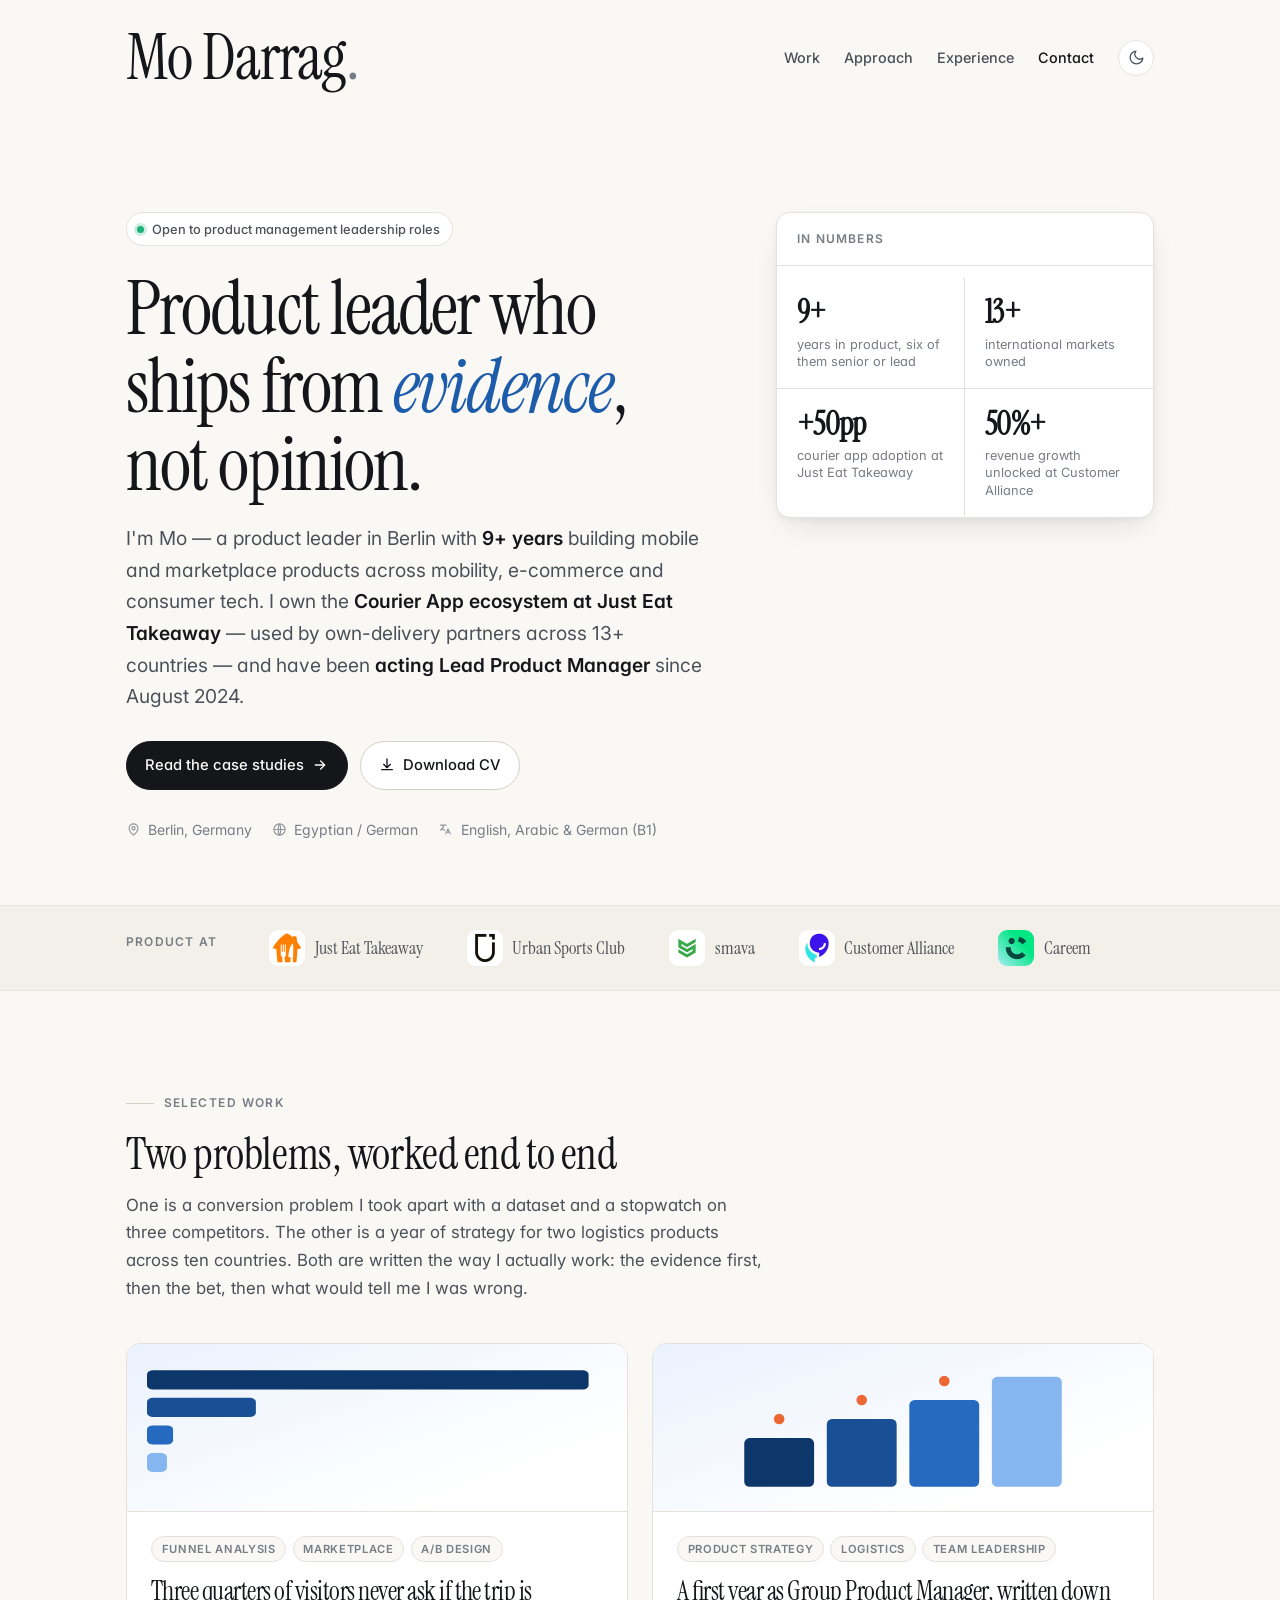
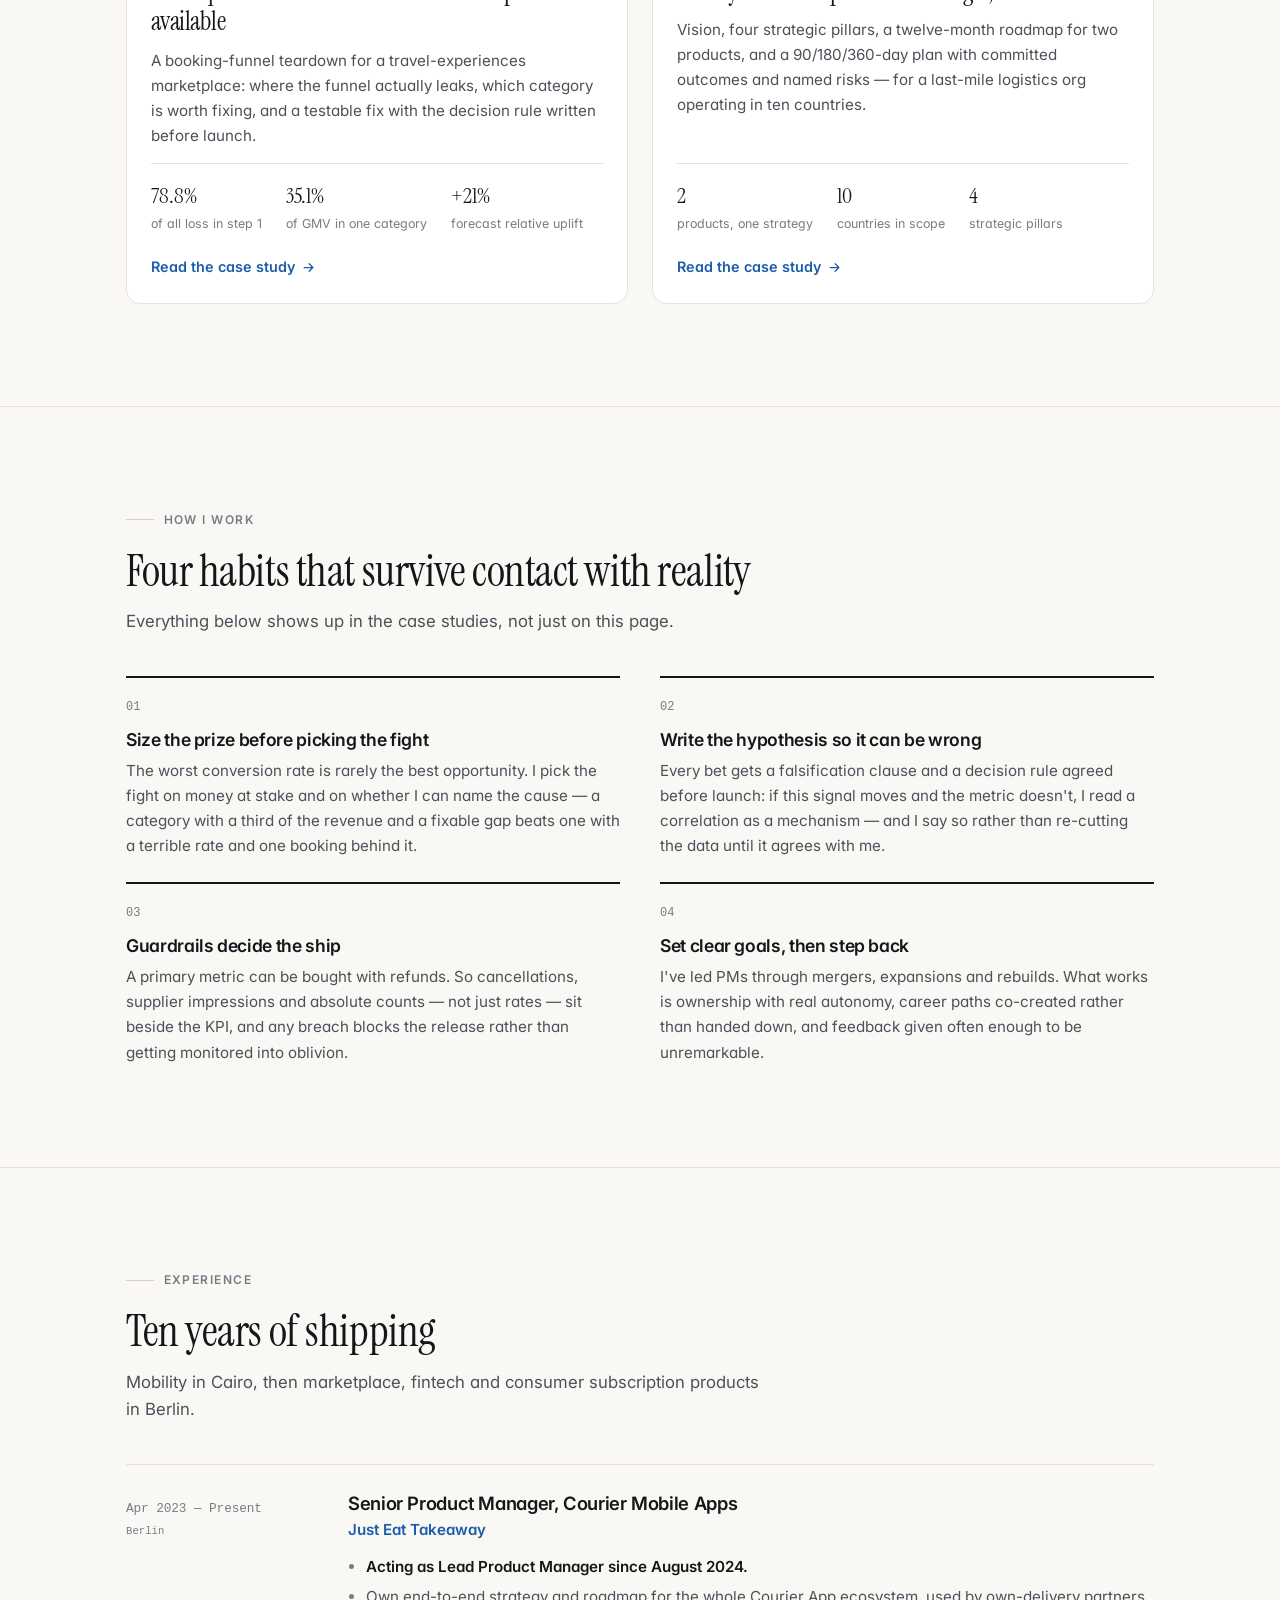
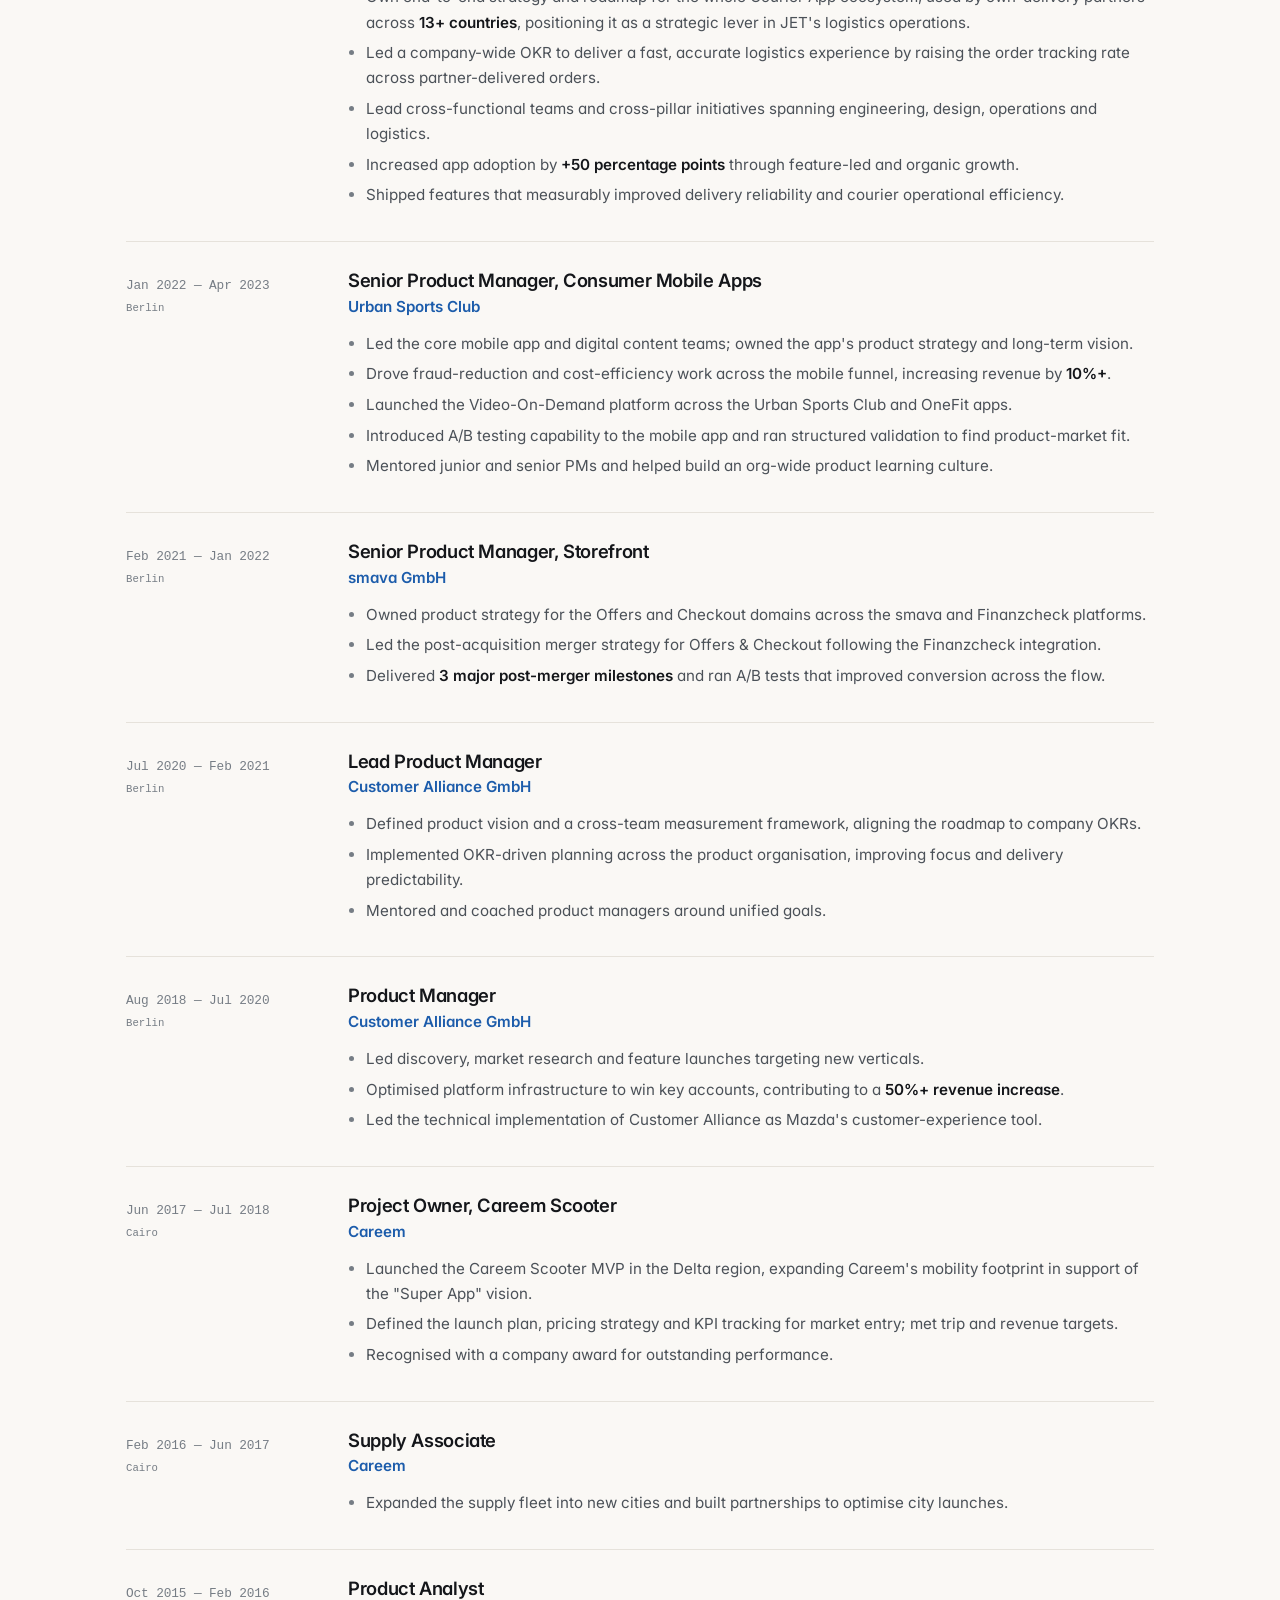
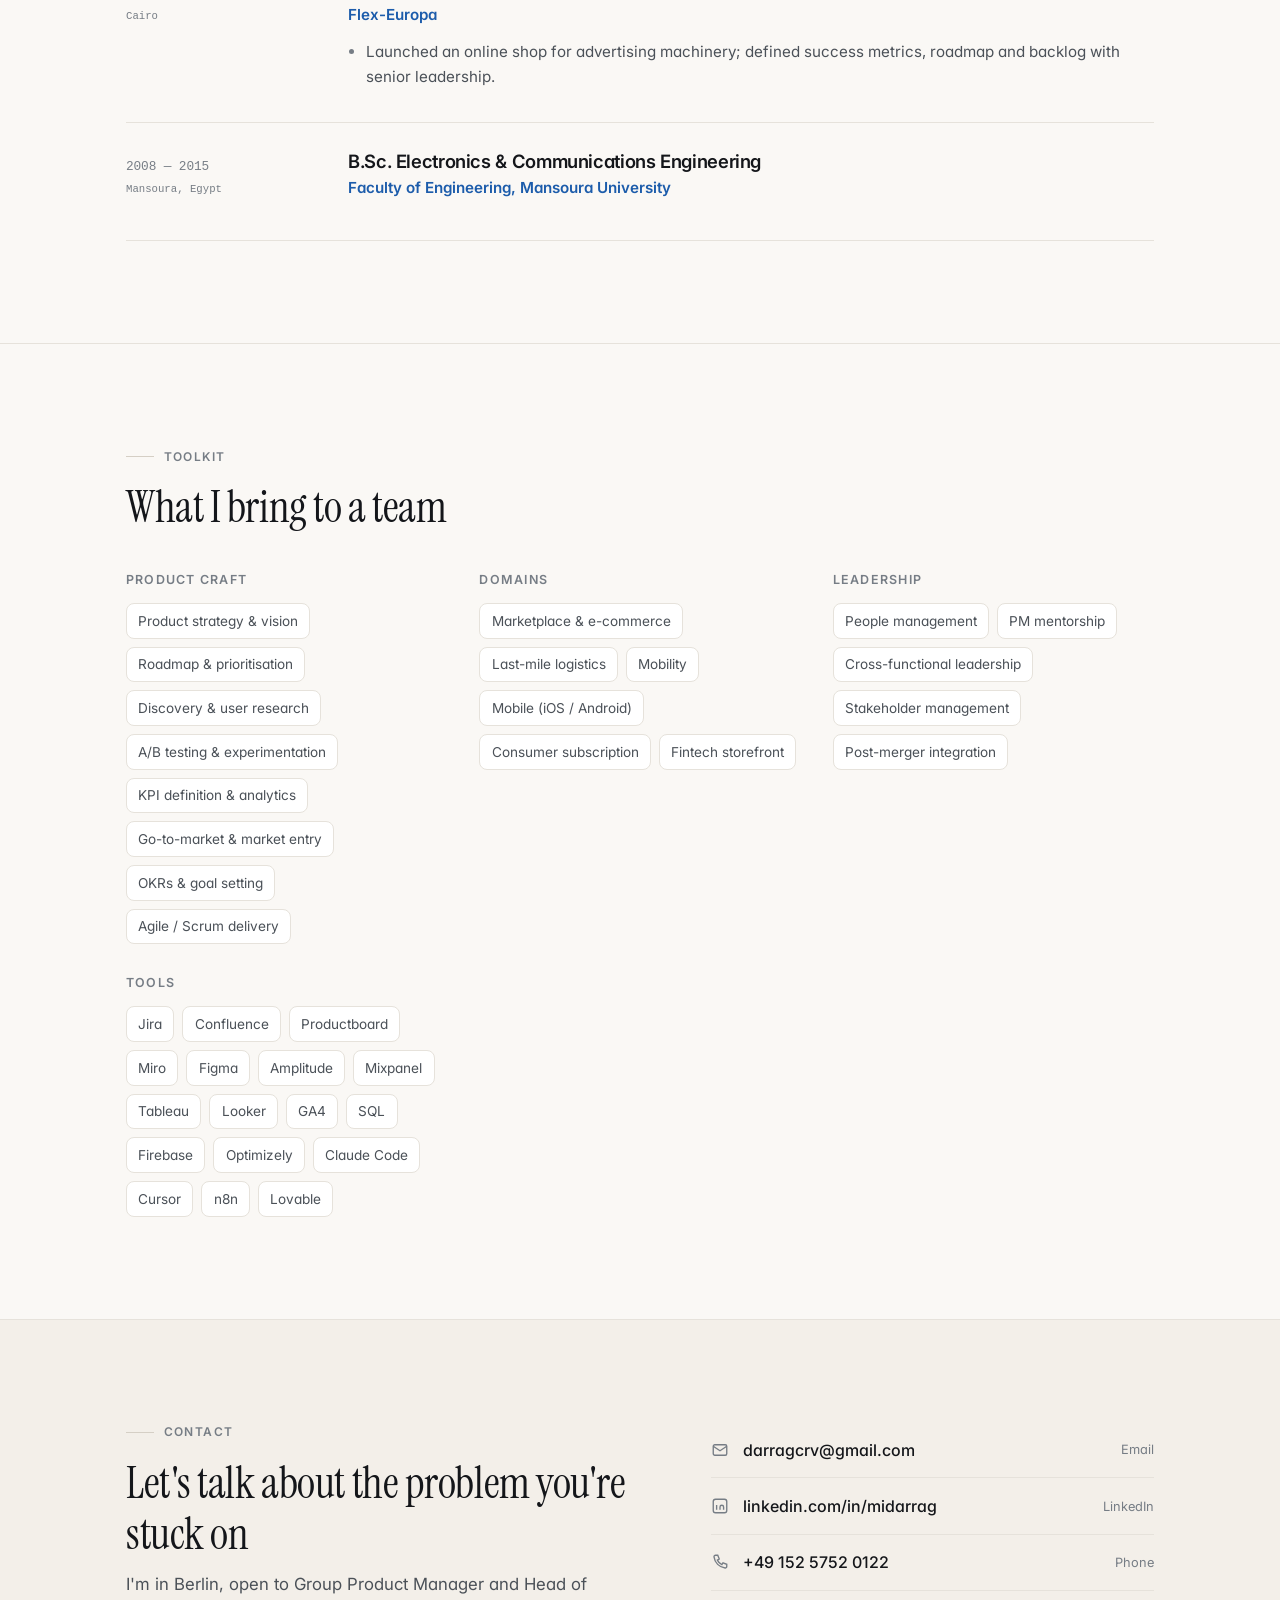
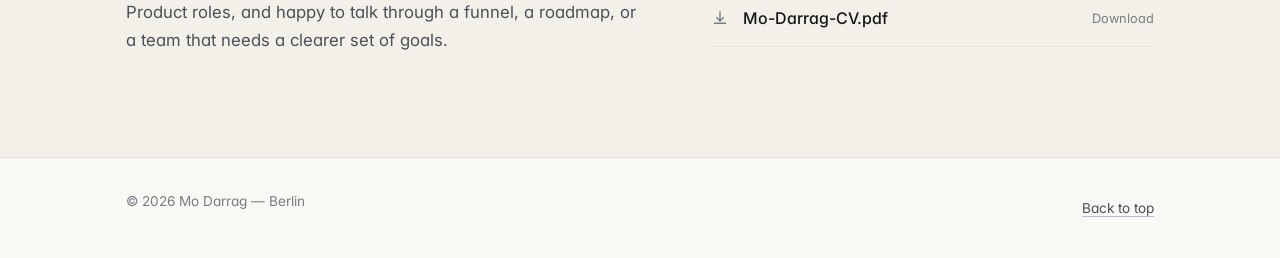
<file: index.html>
<!DOCTYPE html>
<html lang="en">
<head>
<meta charset="utf-8">
<meta name="viewport" content="width=device-width, initial-scale=1">
<title>Mo Darrag — Product Leader</title>
<meta name="description" content="Mo Darrag is a product leader in Berlin with 9+ years across mobility, marketplace and consumer tech — acting Lead PM on the Courier App ecosystem at Just Eat Takeaway, consumer mobile at Urban Sports Club, checkout at smava.">
<meta name="author" content="Mo Darrag">
<meta name="theme-color" content="#faf8f5" media="(prefers-color-scheme: light)">
<meta name="theme-color" content="#0e1013" media="(prefers-color-scheme: dark)">

<meta property="og:type" content="profile">
<meta property="og:title" content="Mo Darrag — Product Leader">
<meta property="og:description" content="Product leader, Berlin. Mobile and marketplace products across 13+ markets. Case studies in funnel analysis and logistics product strategy.">
<meta property="og:locale" content="en_GB">
<meta name="twitter:card" content="summary">

<link rel="icon" href="data:image/svg+xml,%3Csvg xmlns='http://www.w3.org/2000/svg' viewBox='0 0 100 100'%3E%3Crect width='100' height='100' rx='22' fill='%2314161a'/%3E%3Ctext x='50' y='68' font-family='Georgia,serif' font-size='52' fill='%23faf8f5' text-anchor='middle'%3EM%3C/text%3E%3C/svg%3E">

<link rel="preconnect" href="https://fonts.googleapis.com">
<link rel="preconnect" href="https://fonts.gstatic.com" crossorigin>
<link rel="stylesheet" href="https://fonts.googleapis.com/css2?family=Instrument+Serif:ital@0;1&family=Inter:wght@400;500;600&display=swap">
<link rel="stylesheet" href="assets/css/site.css">

<script type="application/ld+json">
{
  "@context": "https://schema.org",
  "@type": "Person",
  "name": "Mo Darrag",
  "jobTitle": "Senior Product Manager",
  "email": "mailto:darragcrv@gmail.com",
  "address": { "@type": "PostalAddress", "addressLocality": "Berlin", "addressCountry": "DE" },
  "sameAs": ["https://linkedin.com/in/midarrag"],
  "knowsLanguage": ["English", "Arabic", "German"],
  "alumniOf": "Mansoura University",
  "knowsAbout": ["Product Strategy", "Marketplace Products", "Mobile Product Management", "Experimentation", "Logistics"]
}
</script>
</head>
<body>

<a class="skip-link" href="#main">Skip to content</a>

<header class="site-header">
  <div class="wrap site-header__inner">
    <a class="brand" href="index.html">Mo Darrag<span>.</span></a>
    <nav class="site-nav" aria-label="Primary">
      <a href="#work">Work</a>
      <a href="#approach" class="nav-hide-sm">Approach</a>
      <a href="#experience">Experience</a>
      <a href="#contact" class="nav-hide-sm">Contact</a>
      <button class="theme-toggle" type="button" data-theme-toggle aria-label="Switch colour theme">
        <svg class="icon-moon" viewBox="0 0 24 24" fill="none" stroke="currentColor" stroke-width="1.8" stroke-linecap="round" stroke-linejoin="round" aria-hidden="true"><path d="M21 12.8A9 9 0 1 1 11.2 3a7 7 0 0 0 9.8 9.8z"/></svg>
        <svg class="icon-sun" viewBox="0 0 24 24" fill="none" stroke="currentColor" stroke-width="1.8" stroke-linecap="round" stroke-linejoin="round" aria-hidden="true"><circle cx="12" cy="12" r="4.2"/><path d="M12 2v2M12 20v2M4.9 4.9l1.4 1.4M17.7 17.7l1.4 1.4M2 12h2M20 12h2M4.9 19.1l1.4-1.4M17.7 6.3l1.4-1.4"/></svg>
      </button>
    </nav>
  </div>
</header>

<main id="main">

  <!-- ================= Hero ================= -->
  <section class="hero">
    <div class="wrap hero__grid">
      <div>
        <p class="status">Open to product management leadership roles</p>
        <h1>Product leader who<br>ships from <em>evidence</em>,<br>not opinion.</h1>
        <p class="hero__lede">
          I'm Mo — a product leader in Berlin with <strong>9+ years</strong> building mobile and
          marketplace products across mobility, e-commerce and consumer tech. I own the
          <strong>Courier App ecosystem at Just Eat Takeaway</strong> — used by own-delivery partners
          across 13+ countries — and have been <strong>acting Lead Product Manager</strong> since
          August 2024.
        </p>
        <div class="btn-row">
          <a class="btn btn--primary" href="#work">
            Read the case studies
            <svg viewBox="0 0 24 24" fill="none" stroke="currentColor" stroke-width="2" stroke-linecap="round" stroke-linejoin="round" aria-hidden="true"><path d="M5 12h13M13 6l6 6-6 6"/></svg>
          </a>
          <a class="btn" href="assets/cv/Mo-Darrag-CV.pdf" download>
            <svg viewBox="0 0 24 24" fill="none" stroke="currentColor" stroke-width="2" stroke-linecap="round" stroke-linejoin="round" aria-hidden="true"><path d="M12 3v12M7 11l5 5 5-5M4 19h16"/></svg>
            Download CV
          </a>
        </div>
        <p class="hero__meta">
          <span>
            <svg viewBox="0 0 24 24" fill="none" stroke="currentColor" stroke-width="1.8" aria-hidden="true"><path d="M12 21s7-5.5 7-11a7 7 0 1 0-14 0c0 5.5 7 11 7 11z"/><circle cx="12" cy="10" r="2.6"/></svg>
            Berlin, Germany
          </span>
          <span>
            <svg viewBox="0 0 24 24" fill="none" stroke="currentColor" stroke-width="1.8" aria-hidden="true"><circle cx="12" cy="12" r="9"/><path d="M3 12h18M12 3c2.5 2.6 2.5 15.4 0 18M12 3c-2.5 2.6-2.5 15.4 0 18"/></svg>
            Egyptian / German
          </span>
          <span>
            <svg viewBox="0 0 24 24" fill="none" stroke="currentColor" stroke-width="1.8" stroke-linecap="round" stroke-linejoin="round" aria-hidden="true"><path d="M4 5h9M8.5 5v1.5c0 3-2 5.5-4.5 6.5"/><path d="M6.5 9.5c1 2 2.8 3.4 4.5 4"/><path d="M12.5 19l3.5-8 3.5 8M13.9 16.2h4.2"/></svg>
            English, Arabic &amp; German (B1)
          </span>
        </p>
      </div>

      <aside class="figure-card" aria-label="Career in numbers">
        <p class="figure-card__head">In numbers</p>
        <div class="figure-card__body">
          <div class="figure">
            <b class="figure__value">9+</b>
            <span class="figure__label">years in product, six of them senior or lead</span>
          </div>
          <div class="figure">
            <b class="figure__value">13+</b>
            <span class="figure__label">international markets owned</span>
          </div>
          <div class="figure">
            <b class="figure__value">+50pp</b>
            <span class="figure__label">courier app adoption at Just Eat Takeaway</span>
          </div>
          <div class="figure">
            <b class="figure__value">50%+</b>
            <span class="figure__label">revenue growth unlocked at Customer Alliance</span>
          </div>
        </div>
      </aside>
    </div>
  </section>

  <!-- ================= Companies ================= -->
  <div class="companies">
    <div class="wrap companies__inner">
      <p class="companies__label">Product at</p>

      <!-- Logo tiles live in assets/logos/. A company without a file simply
           shows its name — see assets/logos/README.md. The alt is empty
           because the name sits right beside the mark. -->

      <span class="companies__item"><img class="companies__logo" src="assets/logos/just-eat-takeaway.png" alt="" width="36" height="36" loading="lazy">Just Eat Takeaway</span>
      <span class="companies__item"><img class="companies__logo" src="assets/logos/urban-sports-club.png" alt="" width="36" height="36" loading="lazy">Urban Sports Club</span>
      <span class="companies__item"><img class="companies__logo" src="assets/logos/smava.png" alt="" width="36" height="36" loading="lazy">smava</span>
      <span class="companies__item"><img class="companies__logo" src="assets/logos/customer-alliance.png" alt="" width="36" height="36" loading="lazy">Customer Alliance</span>
      <span class="companies__item"><img class="companies__logo" src="assets/logos/careem.png" alt="" width="36" height="36" loading="lazy">Careem</span>
    </div>
  </div>

  <!-- ================= Work ================= -->
  <section id="work">
    <div class="wrap reveal">
      <p class="eyebrow">Selected work</p>
      <h2 class="section-title">Two problems, worked end to end</h2>
      <p class="section-lede">
        One is a conversion problem I took apart with a dataset and a stopwatch on three
        competitors. The other is a year of strategy for two logistics products across ten
        countries. Both are written the way I actually work: the evidence first, then the bet,
        then what would tell me I was wrong.
      </p>

      <div class="work-grid">

        <article class="work-card">
          <div class="work-card__visual" aria-hidden="true">
            <svg viewBox="0 0 300 120" preserveAspectRatio="none" role="presentation">
              <rect x="0" y="6"  width="288" height="18" rx="4" fill="var(--step-1)"/>
              <rect x="0" y="32" width="71"  height="18" rx="4" fill="var(--step-2)"/>
              <rect x="0" y="58" width="17"  height="18" rx="4" fill="var(--step-3)"/>
              <rect x="0" y="84" width="13"  height="18" rx="4" fill="var(--step-5)"/>
            </svg>
          </div>
          <div class="work-card__body">
            <div class="tag-row">
              <span class="tag">Funnel analysis</span>
              <span class="tag">Marketplace</span>
              <span class="tag">A/B design</span>
            </div>
            <h3><a href="work/booking-funnel.html">Three quarters of visitors never ask if the trip is available</a></h3>
            <p>
              A booking-funnel teardown for a travel-experiences marketplace: where the funnel
              actually leaks, which category is worth fixing, and a testable fix with the decision
              rule written before launch.
            </p>
            <div class="work-card__stats">
              <div class="work-card__stat"><b>78.8%</b><span>of all loss in step&nbsp;1</span></div>
              <div class="work-card__stat"><b>35.1%</b><span>of GMV in one category</span></div>
              <div class="work-card__stat"><b>+21%</b><span>forecast relative uplift</span></div>
            </div>
            <span class="card-link">
              Read the case study
              <svg viewBox="0 0 24 24" fill="none" stroke="currentColor" stroke-width="2" stroke-linecap="round" stroke-linejoin="round" aria-hidden="true"><path d="M5 12h13M13 6l6 6-6 6"/></svg>
            </span>
          </div>
        </article>

        <article class="work-card">
          <div class="work-card__visual" aria-hidden="true">
            <svg viewBox="0 0 300 120" role="presentation">
              <rect x="0"   y="70" width="66" height="46" rx="5" fill="var(--step-1)"/>
              <rect x="78"  y="52" width="66" height="64" rx="5" fill="var(--step-2)"/>
              <rect x="156" y="34" width="66" height="82" rx="5" fill="var(--step-3)"/>
              <rect x="234" y="12" width="66" height="104" rx="5" fill="var(--step-5)"/>
              <circle cx="33"  cy="52" r="5" fill="var(--accent-2)"/>
              <circle cx="111" cy="34" r="5" fill="var(--accent-2)"/>
              <circle cx="189" cy="16" r="5" fill="var(--accent-2)"/>
            </svg>
          </div>
          <div class="work-card__body">
            <div class="tag-row">
              <span class="tag">Product strategy</span>
              <span class="tag">Logistics</span>
              <span class="tag">Team leadership</span>
            </div>
            <h3><a href="work/logistics-strategy.html">A first year as Group Product Manager, written down</a></h3>
            <p>
              Vision, four strategic pillars, a twelve-month roadmap for two products, and a
              90/180/360-day plan with committed outcomes and named risks — for a last-mile
              logistics org operating in ten countries.
            </p>
            <div class="work-card__stats">
              <div class="work-card__stat"><b>2</b><span>products, one strategy</span></div>
              <div class="work-card__stat"><b>10</b><span>countries in scope</span></div>
              <div class="work-card__stat"><b>4</b><span>strategic pillars</span></div>
            </div>
            <span class="card-link">
              Read the case study
              <svg viewBox="0 0 24 24" fill="none" stroke="currentColor" stroke-width="2" stroke-linecap="round" stroke-linejoin="round" aria-hidden="true"><path d="M5 12h13M13 6l6 6-6 6"/></svg>
            </span>
          </div>
        </article>

      </div>
    </div>
  </section>

  <hr class="rule">

  <!-- ================= Approach ================= -->
  <section id="approach">
    <div class="wrap reveal">
      <p class="eyebrow">How I work</p>
      <h2 class="section-title">Four habits that survive contact with reality</h2>
      <p class="section-lede">
        Everything below shows up in the case studies, not just on this page.
      </p>

      <div class="principles">
        <div class="principle">
          <h3>Size the prize before picking the fight</h3>
          <p>
            The worst conversion rate is rarely the best opportunity. I pick the fight on money
            at stake and on whether I can name the cause — a category with a third of the revenue
            and a fixable gap beats one with a terrible rate and one booking behind it.
          </p>
        </div>
        <div class="principle">
          <h3>Write the hypothesis so it can be wrong</h3>
          <p>
            Every bet gets a falsification clause and a decision rule agreed before launch:
            if this signal moves and the metric doesn't, I read a correlation as a mechanism —
            and I say so rather than re-cutting the data until it agrees with me.
          </p>
        </div>
        <div class="principle">
          <h3>Guardrails decide the ship</h3>
          <p>
            A primary metric can be bought with refunds. So cancellations, supplier impressions
            and absolute counts — not just rates — sit beside the KPI, and any breach blocks
            the release rather than getting monitored into oblivion.
          </p>
        </div>
        <div class="principle">
          <h3>Set clear goals, then step back</h3>
          <p>
            I've led PMs through mergers, expansions and rebuilds. What works is ownership with
            real autonomy, career paths co-created rather than handed down, and feedback given
            often enough to be unremarkable.
          </p>
        </div>
      </div>
    </div>
  </section>

  <hr class="rule">

  <!-- ================= Experience ================= -->
  <section id="experience">
    <div class="wrap reveal">
      <p class="eyebrow">Experience</p>
      <h2 class="section-title">Ten years of shipping</h2>
      <p class="section-lede">
        Mobility in Cairo, then marketplace, fintech and consumer subscription products in Berlin.
      </p>

      <div class="timeline">

        <article class="role">
          <p class="role__when">Apr 2023 — Present<small>Berlin</small></p>
          <div>
            <h3 class="role__title">Senior Product Manager, Courier Mobile Apps</h3>
            <p class="role__org">Just Eat Takeaway</p>
            <ul>
              <li><strong>Acting as Lead Product Manager since August 2024.</strong></li>
              <li>Own end-to-end strategy and roadmap for the whole Courier App ecosystem, used by own-delivery partners across <strong>13+ countries</strong>, positioning it as a strategic lever in JET's logistics operations.</li>
              <li>Led a company-wide OKR to deliver a fast, accurate logistics experience by raising the order tracking rate across partner-delivered orders.</li>
              <li>Lead cross-functional teams and cross-pillar initiatives spanning engineering, design, operations and logistics.</li>
              <li>Increased app adoption by <strong>+50 percentage points</strong> through feature-led and organic growth.</li>
              <li>Shipped features that measurably improved delivery reliability and courier operational efficiency.</li>
            </ul>
          </div>
        </article>

        <article class="role">
          <p class="role__when">Jan 2022 — Apr 2023<small>Berlin</small></p>
          <div>
            <h3 class="role__title">Senior Product Manager, Consumer Mobile Apps</h3>
            <p class="role__org">Urban Sports Club</p>
            <ul>
              <li>Led the core mobile app and digital content teams; owned the app's product strategy and long-term vision.</li>
              <li>Drove fraud-reduction and cost-efficiency work across the mobile funnel, increasing revenue by <strong>10%+</strong>.</li>
              <li>Launched the Video-On-Demand platform across the Urban Sports Club and OneFit apps.</li>
              <li>Introduced A/B testing capability to the mobile app and ran structured validation to find product-market fit.</li>
              <li>Mentored junior and senior PMs and helped build an org-wide product learning culture.</li>
            </ul>
          </div>
        </article>

        <article class="role">
          <p class="role__when">Feb 2021 — Jan 2022<small>Berlin</small></p>
          <div>
            <h3 class="role__title">Senior Product Manager, Storefront</h3>
            <p class="role__org">smava GmbH</p>
            <ul>
              <li>Owned product strategy for the Offers and Checkout domains across the smava and Finanzcheck platforms.</li>
              <li>Led the post-acquisition merger strategy for Offers &amp; Checkout following the Finanzcheck integration.</li>
              <li>Delivered <strong>3 major post-merger milestones</strong> and ran A/B tests that improved conversion across the flow.</li>
            </ul>
          </div>
        </article>

        <article class="role">
          <p class="role__when">Jul 2020 — Feb 2021<small>Berlin</small></p>
          <div>
            <h3 class="role__title">Lead Product Manager</h3>
            <p class="role__org">Customer Alliance GmbH</p>
            <ul>
              <li>Defined product vision and a cross-team measurement framework, aligning the roadmap to company OKRs.</li>
              <li>Implemented OKR-driven planning across the product organisation, improving focus and delivery predictability.</li>
              <li>Mentored and coached product managers around unified goals.</li>
            </ul>
          </div>
        </article>

        <article class="role">
          <p class="role__when">Aug 2018 — Jul 2020<small>Berlin</small></p>
          <div>
            <h3 class="role__title">Product Manager</h3>
            <p class="role__org">Customer Alliance GmbH</p>
            <ul>
              <li>Led discovery, market research and feature launches targeting new verticals.</li>
              <li>Optimised platform infrastructure to win key accounts, contributing to a <strong>50%+ revenue increase</strong>.</li>
              <li>Led the technical implementation of Customer Alliance as Mazda's customer-experience tool.</li>
            </ul>
          </div>
        </article>

        <article class="role">
          <p class="role__when">Jun 2017 — Jul 2018<small>Cairo</small></p>
          <div>
            <h3 class="role__title">Project Owner, Careem Scooter</h3>
            <p class="role__org">Careem</p>
            <ul>
              <li>Launched the Careem Scooter MVP in the Delta region, expanding Careem's mobility footprint in support of the "Super App" vision.</li>
              <li>Defined the launch plan, pricing strategy and KPI tracking for market entry; met trip and revenue targets.</li>
              <li>Recognised with a company award for outstanding performance.</li>
            </ul>
          </div>
        </article>

        <article class="role">
          <p class="role__when">Feb 2016 — Jun 2017<small>Cairo</small></p>
          <div>
            <h3 class="role__title">Supply Associate</h3>
            <p class="role__org">Careem</p>
            <ul>
              <li>Expanded the supply fleet into new cities and built partnerships to optimise city launches.</li>
            </ul>
          </div>
        </article>

        <article class="role">
          <p class="role__when">Oct 2015 — Feb 2016<small>Cairo</small></p>
          <div>
            <h3 class="role__title">Product Analyst</h3>
            <p class="role__org">Flex-Europa</p>
            <ul>
              <li>Launched an online shop for advertising machinery; defined success metrics, roadmap and backlog with senior leadership.</li>
            </ul>
          </div>
        </article>

        <article class="role">
          <p class="role__when">2008 — 2015<small>Mansoura, Egypt</small></p>
          <div>
            <h3 class="role__title">B.Sc. Electronics &amp; Communications Engineering</h3>
            <p class="role__org">Faculty of Engineering, Mansoura University</p>
          </div>
        </article>

      </div>
    </div>
  </section>

  <hr class="rule">

  <!-- ================= Toolkit ================= -->
  <section id="toolkit">
    <div class="wrap reveal">
      <p class="eyebrow">Toolkit</p>
      <h2 class="section-title">What I bring to a team</h2>

      <div class="toolkit">
        <div>
          <h3>Product craft</h3>
          <div class="chips">
            <span class="chip">Product strategy &amp; vision</span>
            <span class="chip">Roadmap &amp; prioritisation</span>
            <span class="chip">Discovery &amp; user research</span>
            <span class="chip">A/B testing &amp; experimentation</span>
            <span class="chip">KPI definition &amp; analytics</span>
            <span class="chip">Go-to-market &amp; market entry</span>
            <span class="chip">OKRs &amp; goal setting</span>
            <span class="chip">Agile / Scrum delivery</span>
          </div>
        </div>
        <div>
          <h3>Domains</h3>
          <div class="chips">
            <span class="chip">Marketplace &amp; e-commerce</span>
            <span class="chip">Last-mile logistics</span>
            <span class="chip">Mobility</span>
            <span class="chip">Mobile (iOS / Android)</span>
            <span class="chip">Consumer subscription</span>
            <span class="chip">Fintech storefront</span>
          </div>
        </div>
        <div>
          <h3>Leadership</h3>
          <div class="chips">
            <span class="chip">People management</span>
            <span class="chip">PM mentorship</span>
            <span class="chip">Cross-functional leadership</span>
            <span class="chip">Stakeholder management</span>
            <span class="chip">Post-merger integration</span>
          </div>
        </div>
        <div>
          <h3>Tools</h3>
          <div class="chips">
            <span class="chip">Jira</span>
            <span class="chip">Confluence</span>
            <span class="chip">Productboard</span>
            <span class="chip">Miro</span>
            <span class="chip">Figma</span>
            <span class="chip">Amplitude</span>
            <span class="chip">Mixpanel</span>
            <span class="chip">Tableau</span>
            <span class="chip">Looker</span>
            <span class="chip">GA4</span>
            <span class="chip">SQL</span>
            <span class="chip">Firebase</span>
            <span class="chip">Optimizely</span>
            <span class="chip">Claude Code</span>
            <span class="chip">Cursor</span>
            <span class="chip">n8n</span>
            <span class="chip">Lovable</span>
          </div>
        </div>
      </div>
    </div>
  </section>

  <!-- ================= Contact ================= -->
  <section id="contact" class="contact">
    <div class="wrap contact__grid reveal">
      <div>
        <p class="eyebrow">Contact</p>
        <h2 class="section-title">Let's talk about the problem you're stuck on</h2>
        <p class="section-lede">
          I'm in Berlin, open to Group Product Manager and Head of Product roles, and happy to
          talk through a funnel, a roadmap, or a team that needs a clearer set of goals.
        </p>
      </div>
      <ul class="contact-list">
        <li>
          <a href="mailto:darragcrv@gmail.com">
            <svg viewBox="0 0 24 24" fill="none" stroke="currentColor" stroke-width="1.8" aria-hidden="true"><rect x="3" y="5" width="18" height="14" rx="2"/><path d="M3 7l9 6 9-6"/></svg>
            darragcrv@gmail.com
            <span>Email</span>
          </a>
        </li>
        <li>
          <a href="https://linkedin.com/in/midarrag" rel="me noopener" target="_blank">
            <svg viewBox="0 0 24 24" fill="none" stroke="currentColor" stroke-width="1.8" aria-hidden="true"><rect x="3" y="3" width="18" height="18" rx="3"/><path d="M7.5 10.5V17M7.5 7.5v.01M12 17v-3.6a2.4 2.4 0 0 1 4.8 0V17"/></svg>
            linkedin.com/in/midarrag
            <span>LinkedIn</span>
          </a>
        </li>
        <li>
          <a href="tel:+4915257520122">
            <svg viewBox="0 0 24 24" fill="none" stroke="currentColor" stroke-width="1.8" aria-hidden="true"><path d="M6 3h3l2 5-2.5 1.5a12 12 0 0 0 6 6L16 13l5 2v3a2 2 0 0 1-2.2 2A17 17 0 0 1 4 5.2 2 2 0 0 1 6 3z"/></svg>
            +49 152 5752 0122
            <span>Phone</span>
          </a>
        </li>
        <li>
          <a href="assets/cv/Mo-Darrag-CV.pdf" download>
            <svg viewBox="0 0 24 24" fill="none" stroke="currentColor" stroke-width="1.8" aria-hidden="true"><path d="M12 3v12M7 11l5 5 5-5M4 19h16"/></svg>
            Mo-Darrag-CV.pdf
            <span>Download</span>
          </a>
        </li>
      </ul>
    </div>
  </section>

</main>

<footer class="site-footer">
  <div class="wrap site-footer__inner">
    <p>© <span id="year">2026</span> Mo Darrag — Berlin</p>
    <p><a href="#main">Back to top</a></p>
  </div>
</footer>

<script src="assets/js/site.js" defer></script>
<script>document.getElementById('year').textContent = new Date().getFullYear();</script>
</body>
</html>
</file>
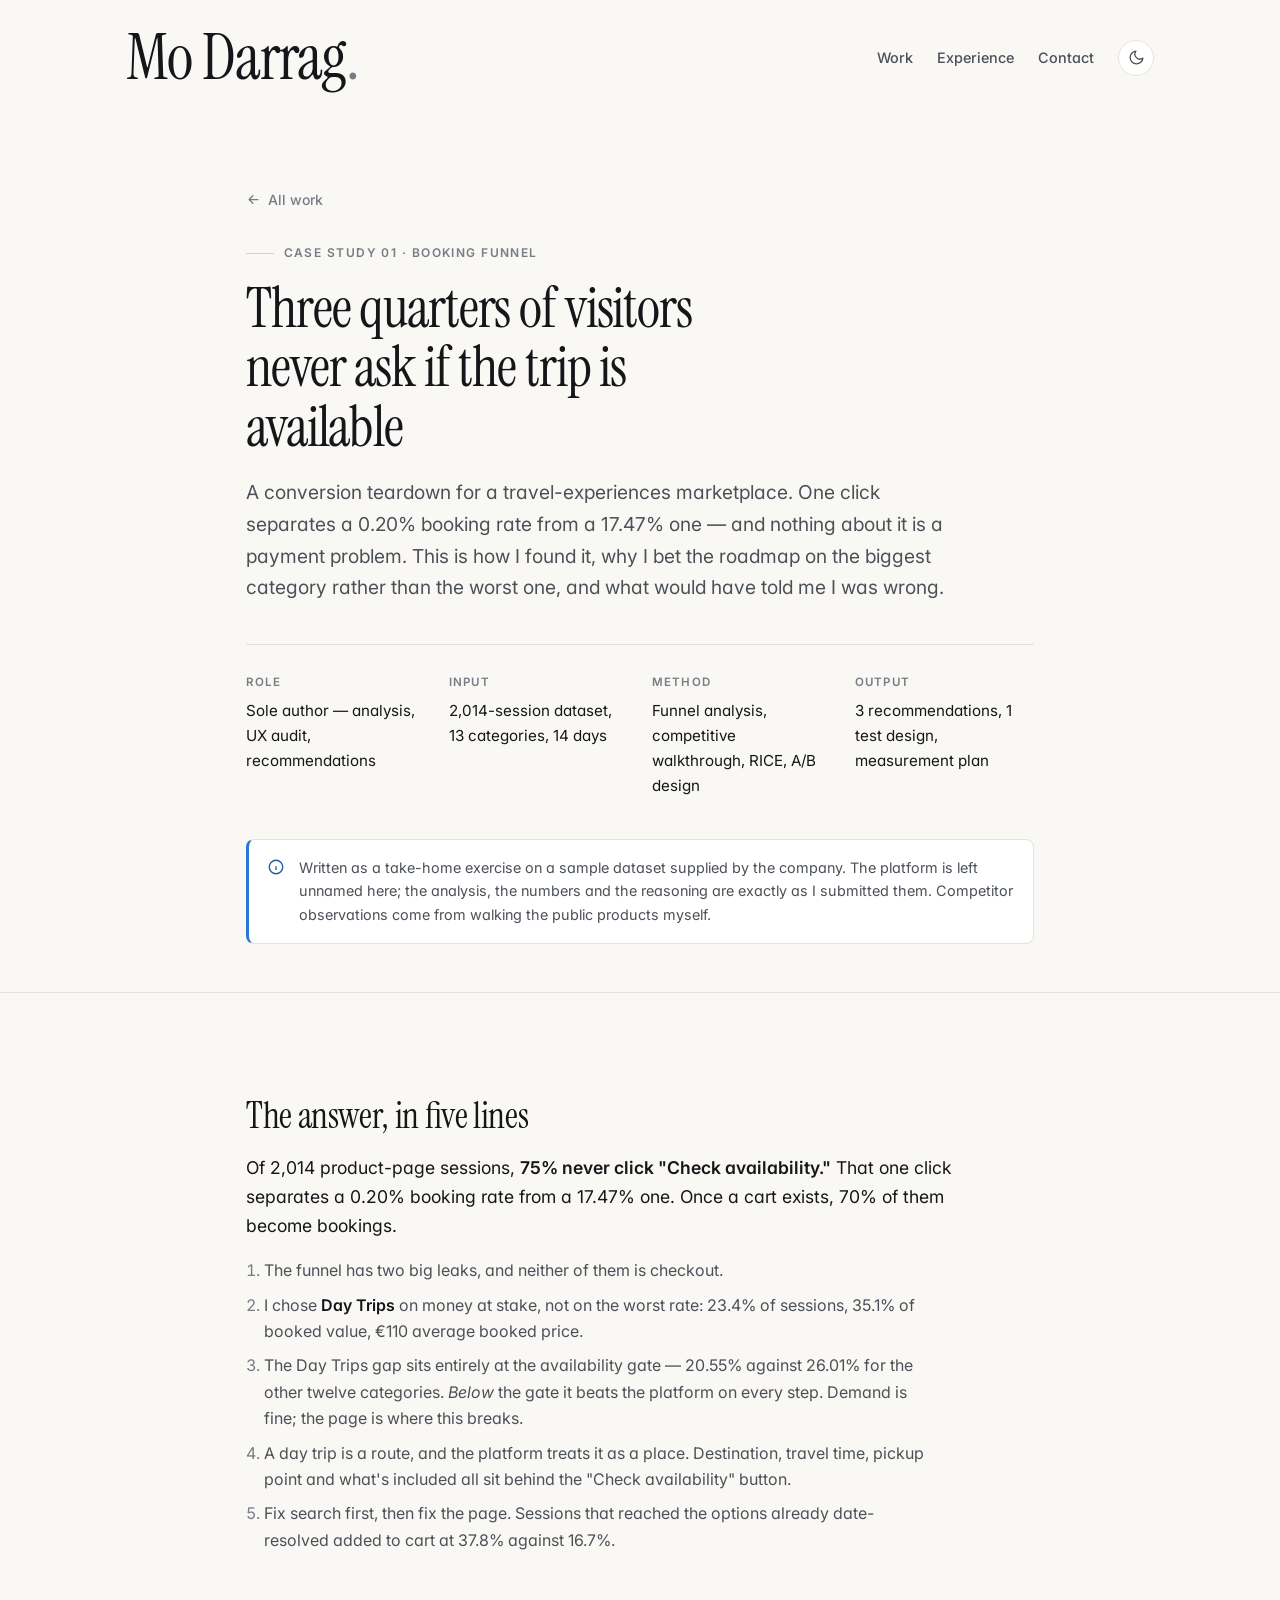
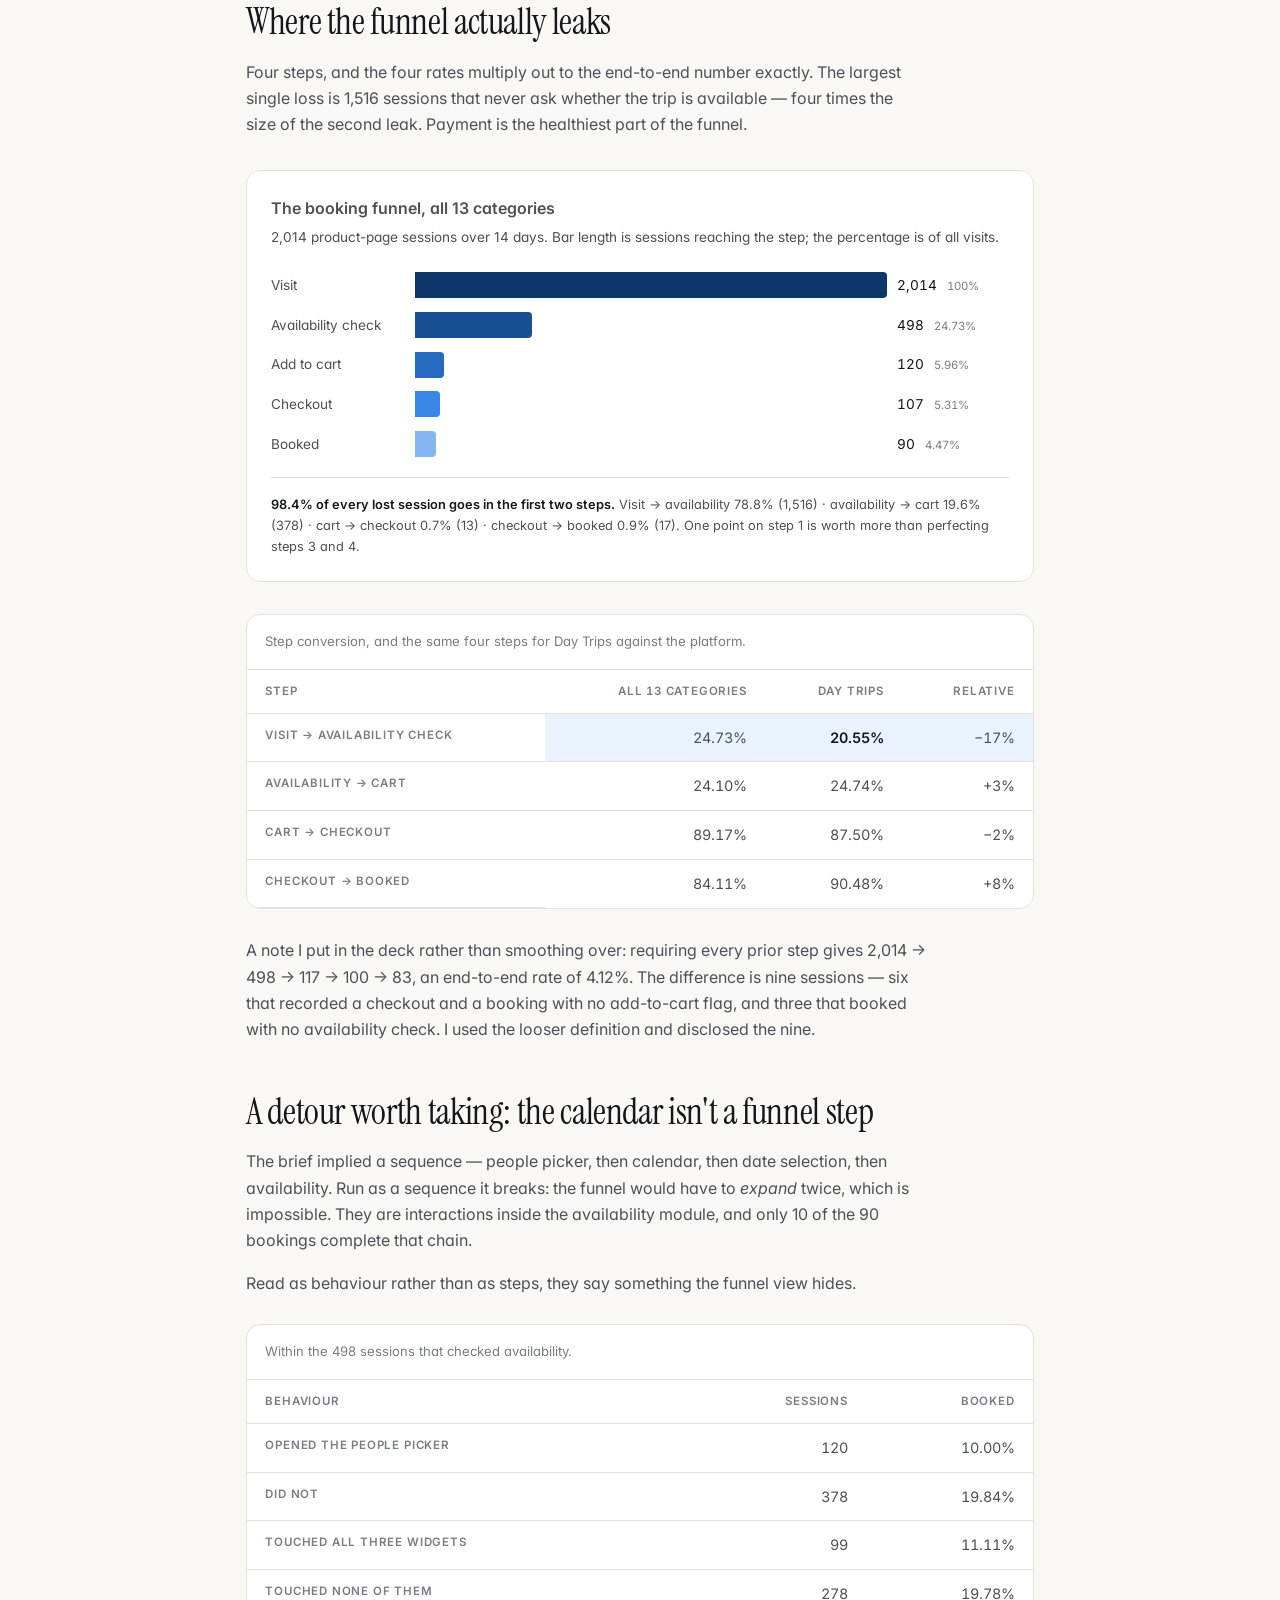
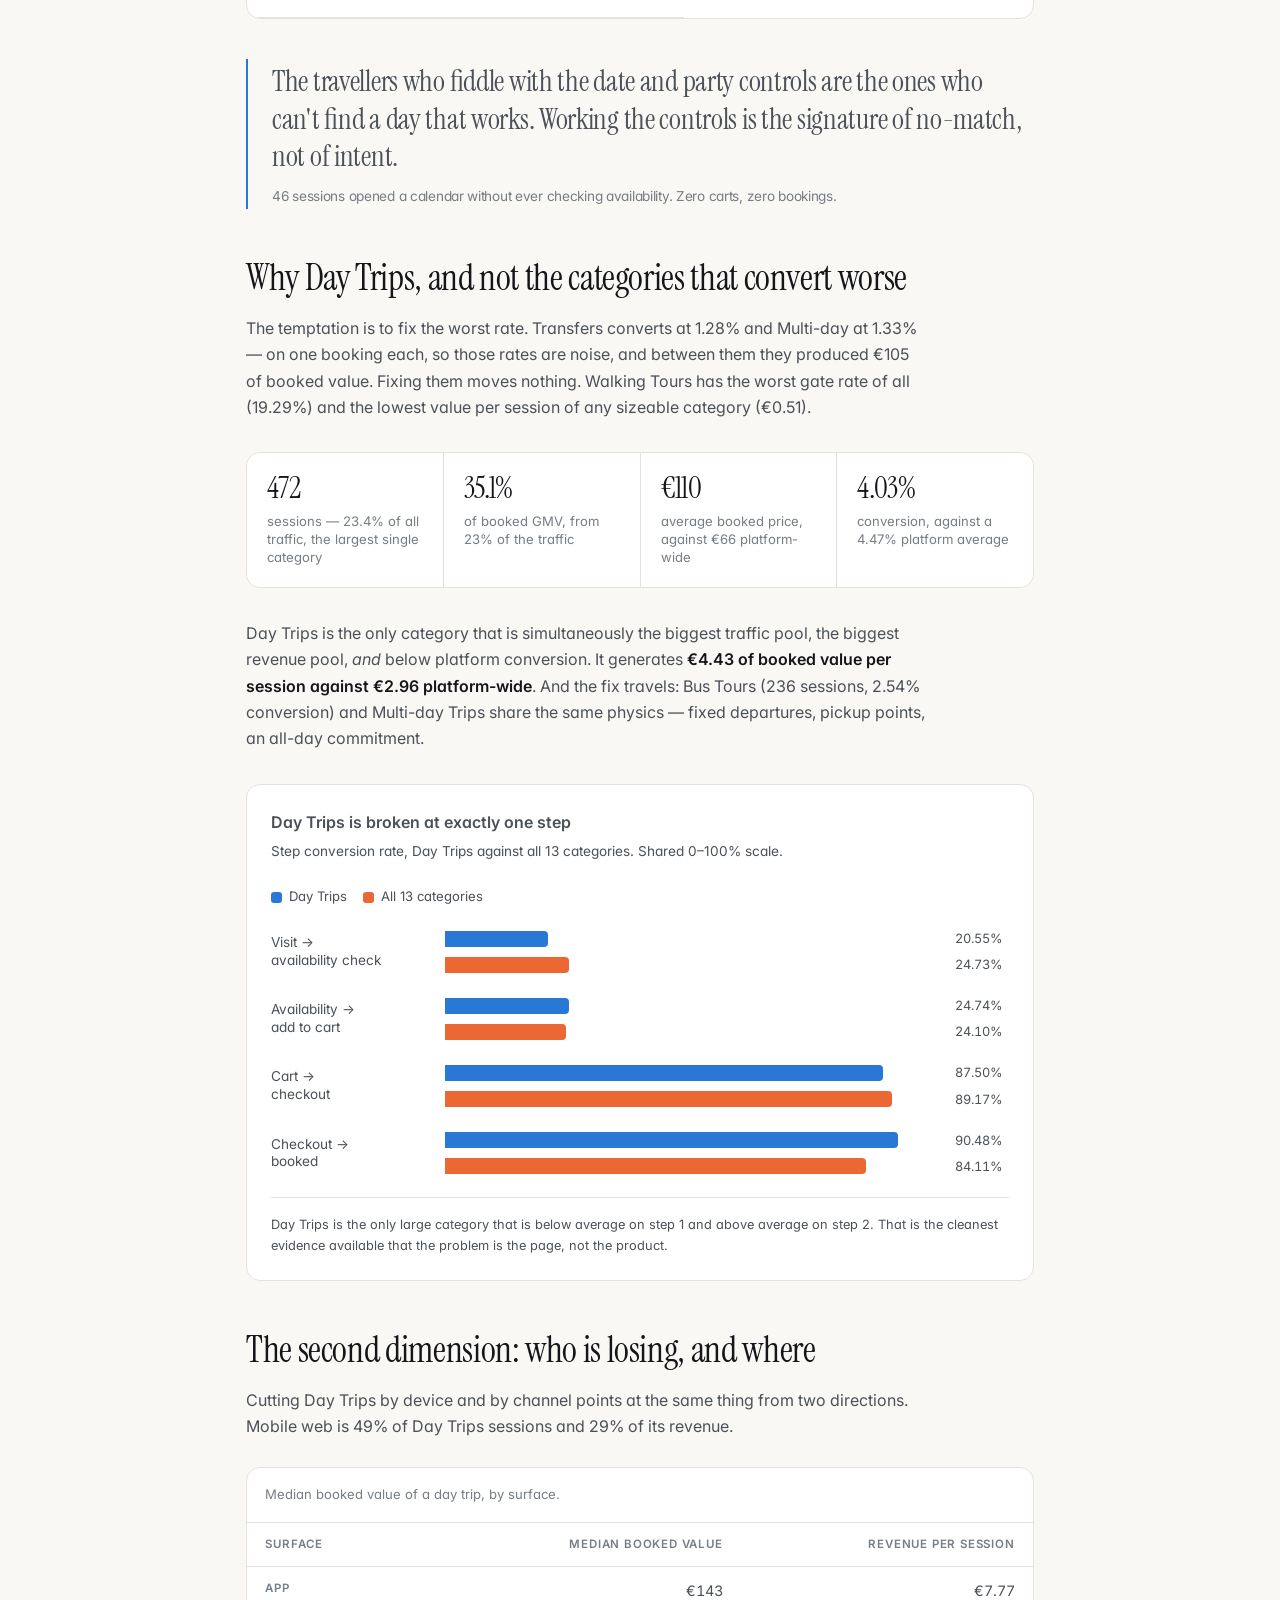
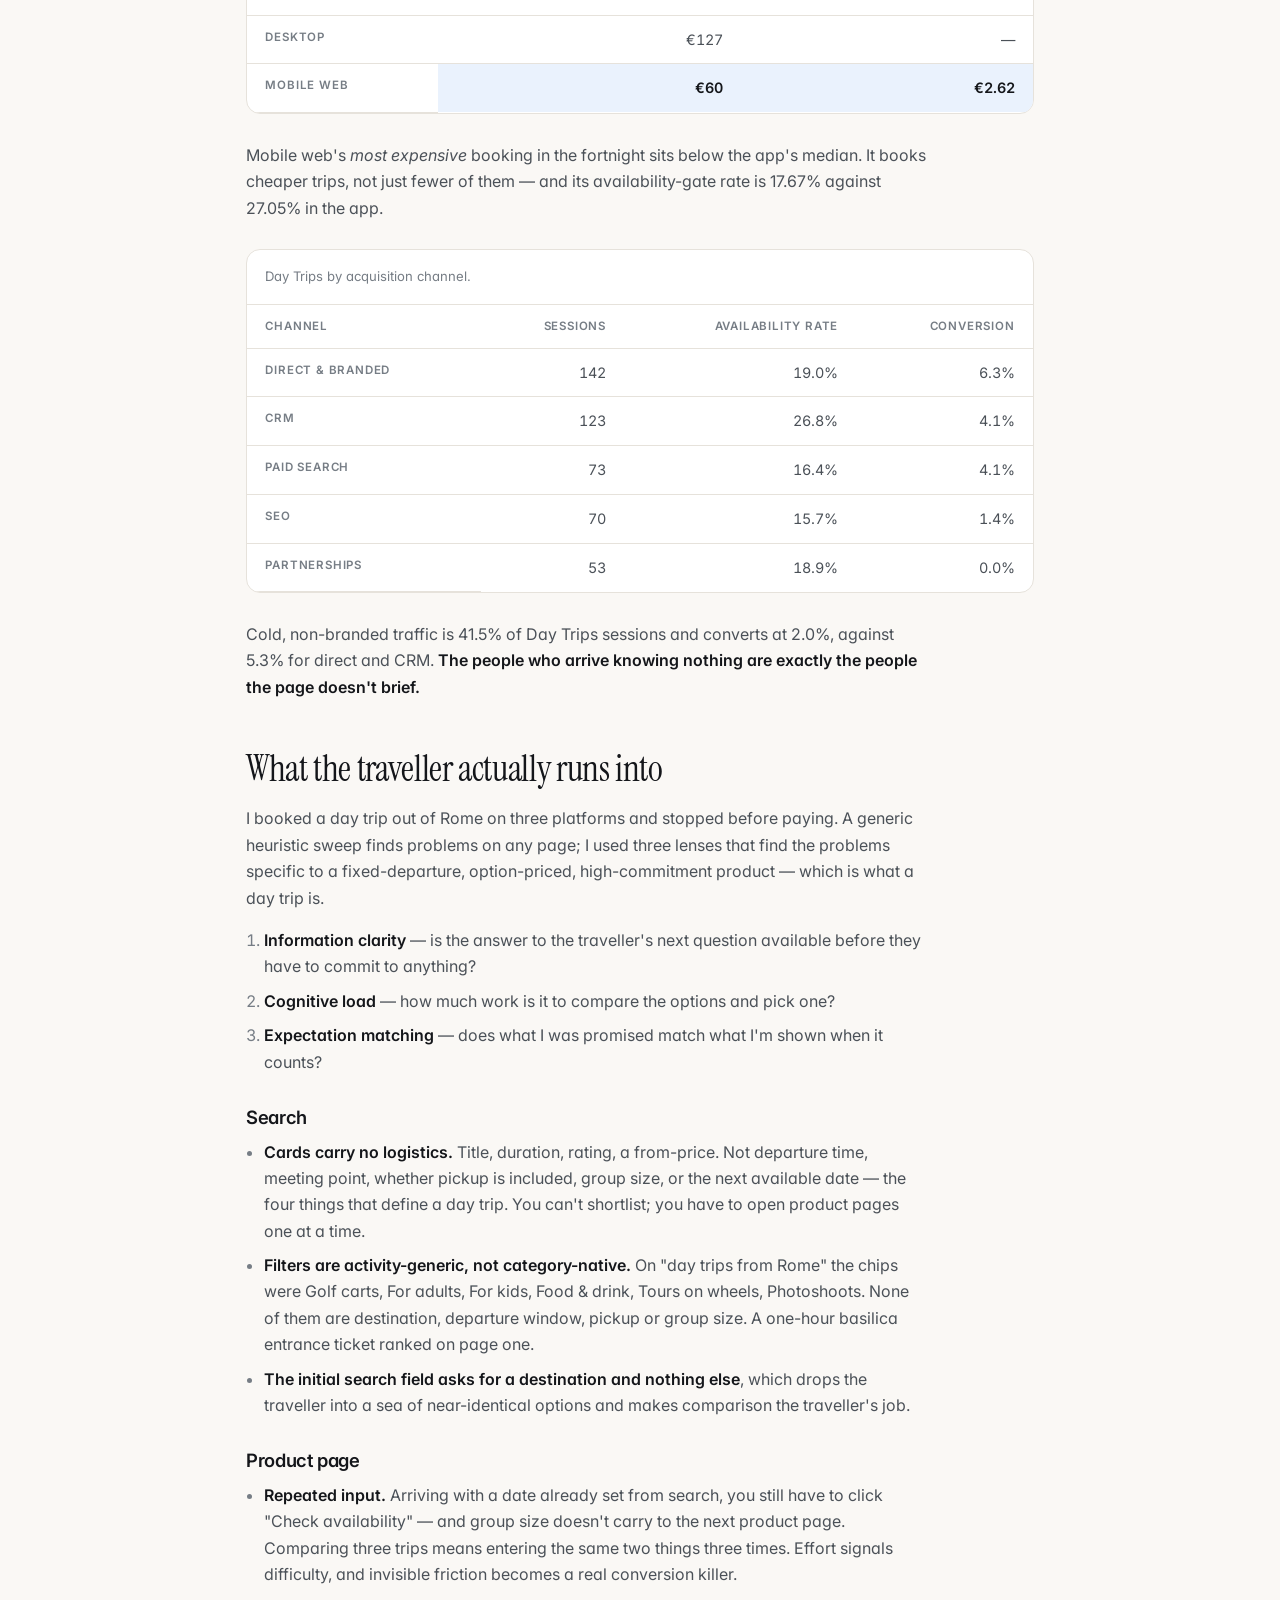
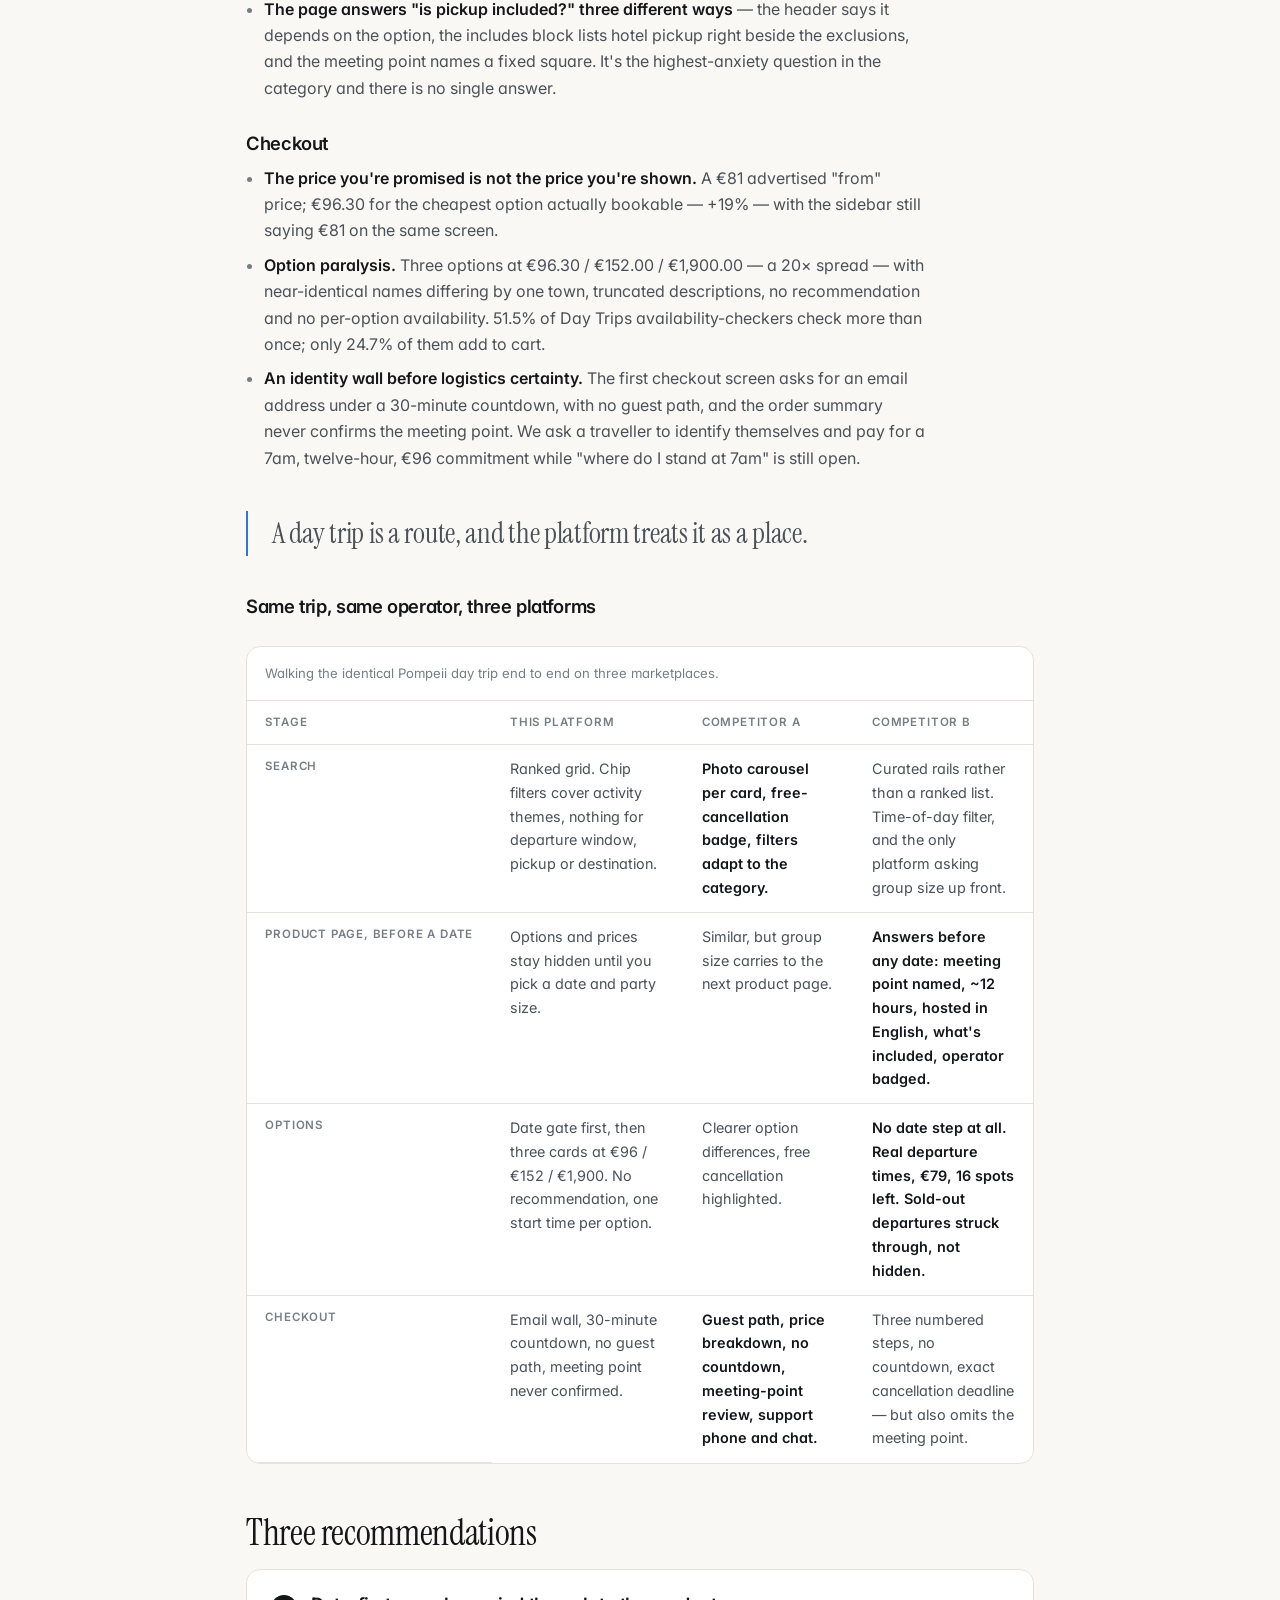
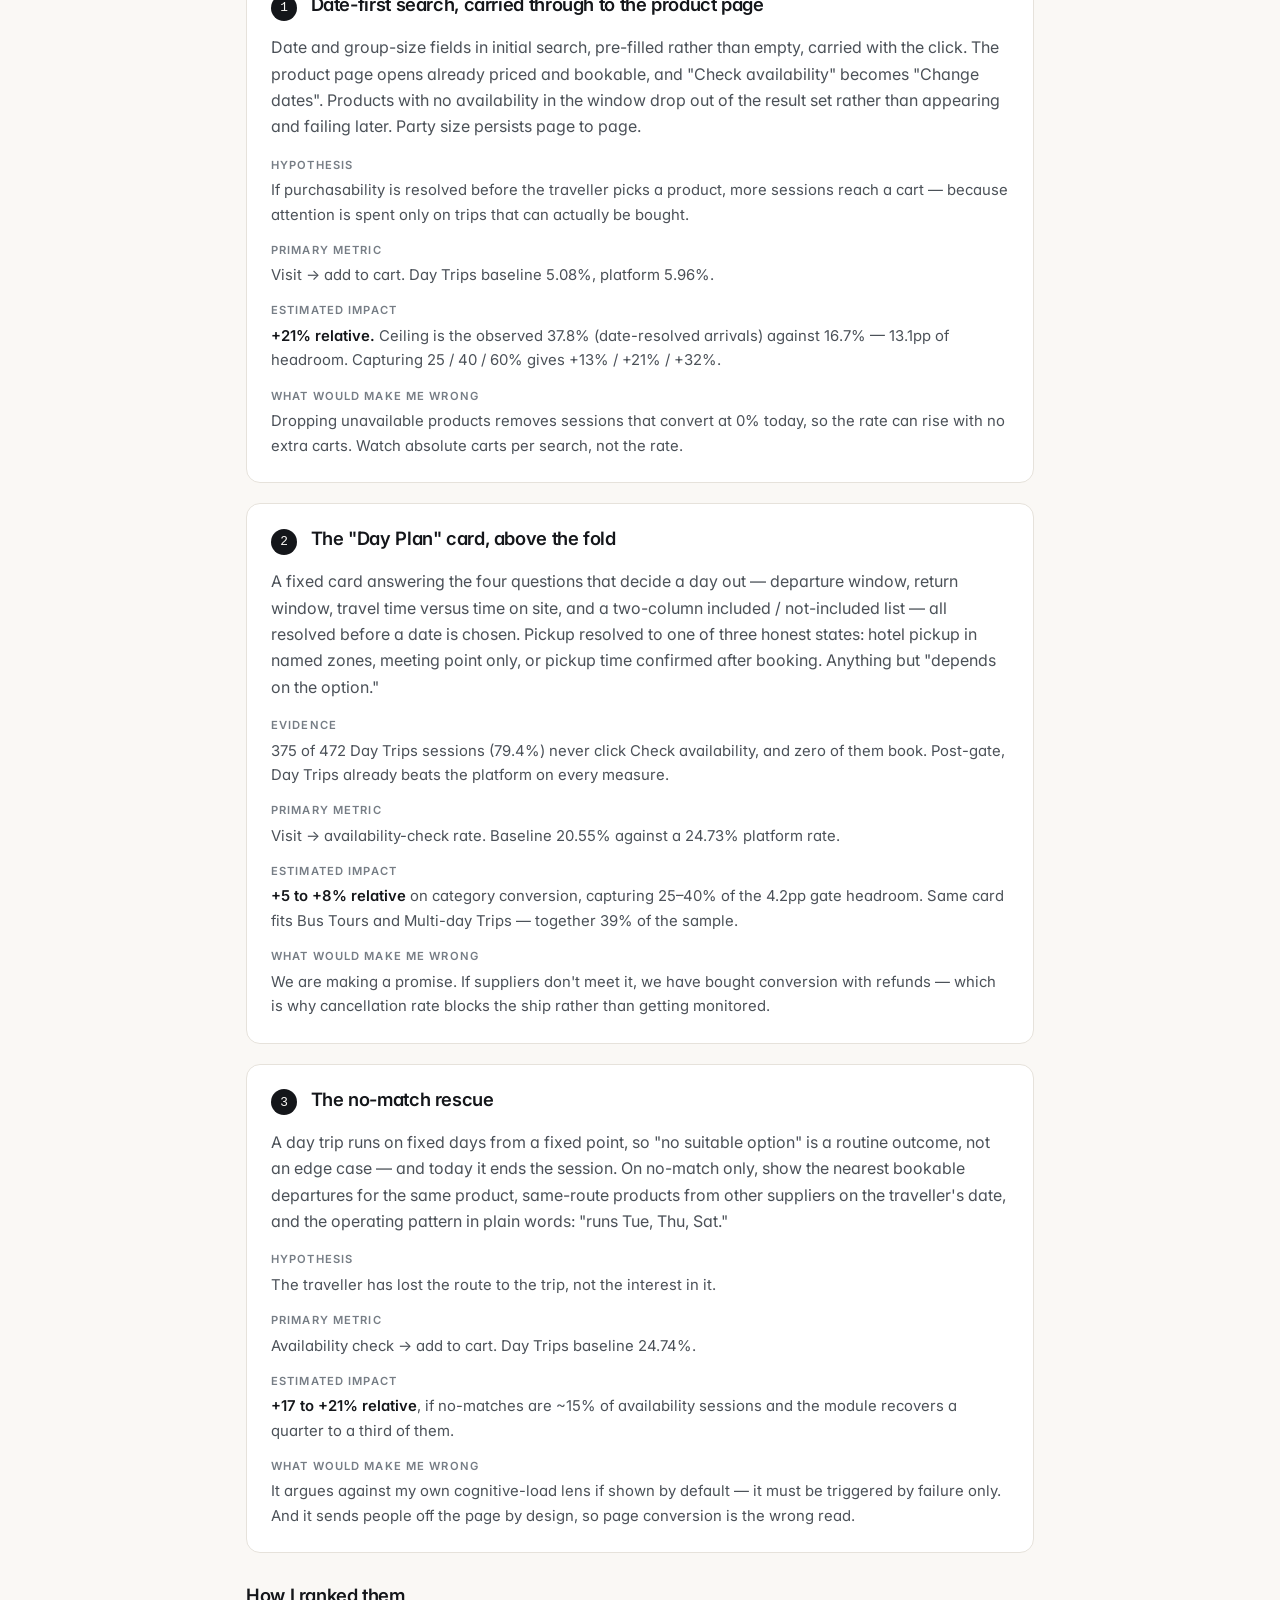
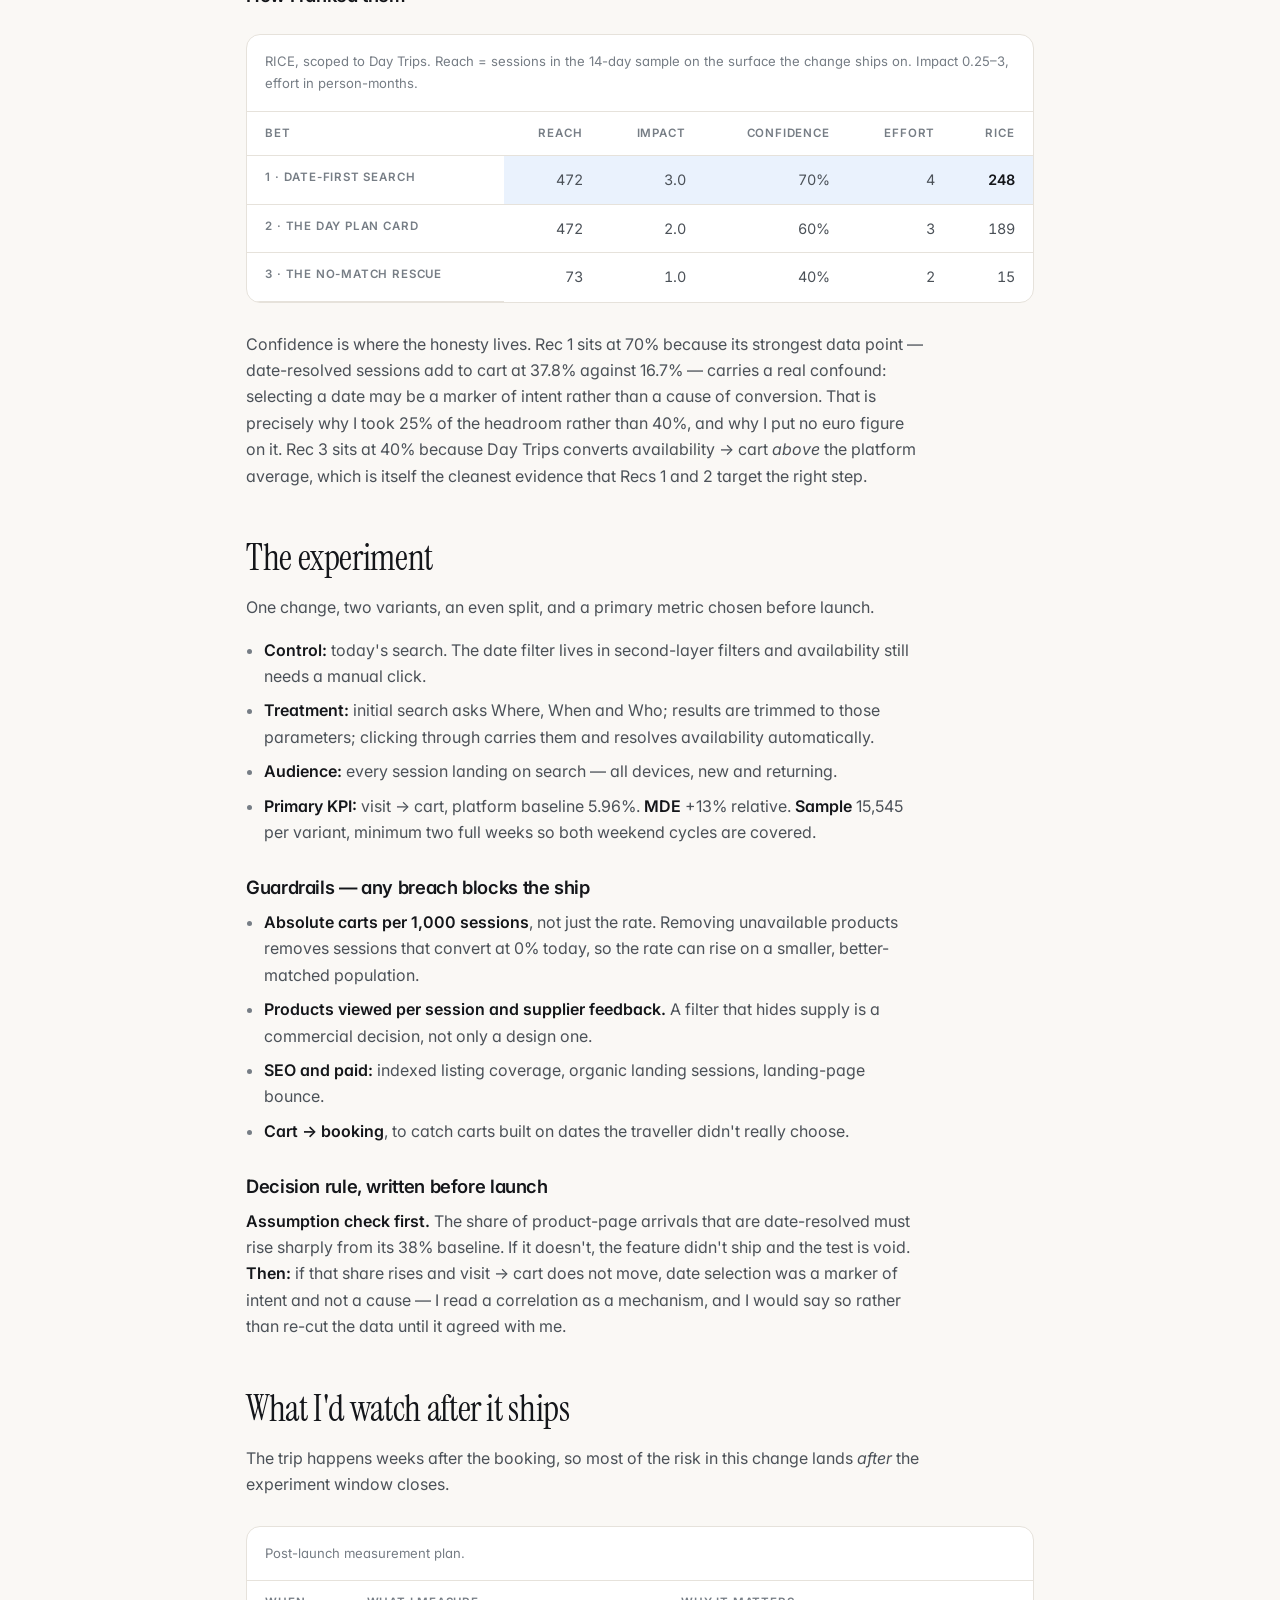
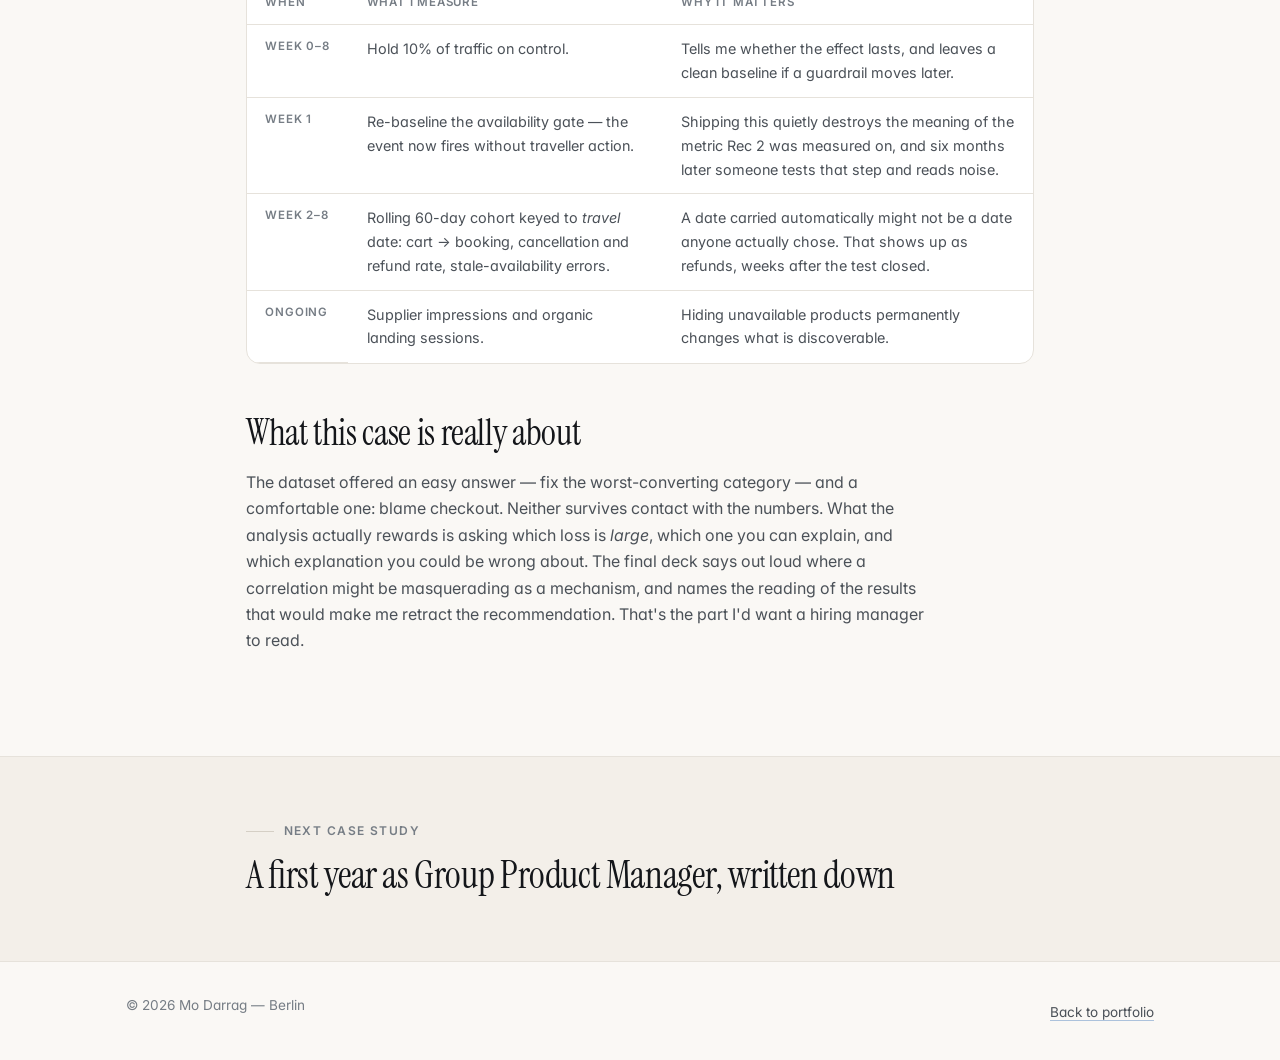
<file: work/booking-funnel.html>
<!DOCTYPE html>
<html lang="en">
<head>
<meta charset="utf-8">
<meta name="viewport" content="width=device-width, initial-scale=1">
<title>Booking funnel case study — Mo Darrag</title>
<meta name="description" content="A booking-funnel teardown for a travel-experiences marketplace: 78.8% of all loss sits in one step, why Day Trips was the category to fix, three recommendations and the A/B test design.">
<meta name="author" content="Mo Darrag">
<meta name="theme-color" content="#faf8f5" media="(prefers-color-scheme: light)">
<meta name="theme-color" content="#0e1013" media="(prefers-color-scheme: dark)">

<meta property="og:type" content="article">
<meta property="og:title" content="Three quarters of visitors never ask if the trip is available">
<meta property="og:description" content="Where a marketplace booking funnel actually leaks, which category is worth fixing, and the experiment that would prove it.">

<link rel="icon" href="data:image/svg+xml,%3Csvg xmlns='http://www.w3.org/2000/svg' viewBox='0 0 100 100'%3E%3Crect width='100' height='100' rx='22' fill='%2314161a'/%3E%3Ctext x='50' y='68' font-family='Georgia,serif' font-size='52' fill='%23faf8f5' text-anchor='middle'%3EM%3C/text%3E%3C/svg%3E">

<link rel="preconnect" href="https://fonts.googleapis.com">
<link rel="preconnect" href="https://fonts.gstatic.com" crossorigin>
<link rel="stylesheet" href="https://fonts.googleapis.com/css2?family=Instrument+Serif:ital@0;1&family=Inter:wght@400;500;600&display=swap">
<link rel="stylesheet" href="../assets/css/site.css">
</head>
<body>

<a class="skip-link" href="#main">Skip to content</a>

<header class="site-header">
  <div class="wrap site-header__inner">
    <a class="brand" href="../index.html">Mo Darrag<span>.</span></a>
    <nav class="site-nav" aria-label="Primary">
      <a href="../index.html#work">Work</a>
      <a href="../index.html#experience" class="nav-hide-sm">Experience</a>
      <a href="../index.html#contact">Contact</a>
      <button class="theme-toggle" type="button" data-theme-toggle aria-label="Switch colour theme">
        <svg class="icon-moon" viewBox="0 0 24 24" fill="none" stroke="currentColor" stroke-width="1.8" stroke-linecap="round" stroke-linejoin="round" aria-hidden="true"><path d="M21 12.8A9 9 0 1 1 11.2 3a7 7 0 0 0 9.8 9.8z"/></svg>
        <svg class="icon-sun" viewBox="0 0 24 24" fill="none" stroke="currentColor" stroke-width="1.8" stroke-linecap="round" stroke-linejoin="round" aria-hidden="true"><circle cx="12" cy="12" r="4.2"/><path d="M12 2v2M12 20v2M4.9 4.9l1.4 1.4M17.7 17.7l1.4 1.4M2 12h2M20 12h2M4.9 19.1l1.4-1.4M17.7 6.3l1.4-1.4"/></svg>
      </button>
    </nav>
  </div>
</header>

<main id="main">

  <section class="case-hero">
    <div class="wrap wrap--narrow">
      <a class="backlink" href="../index.html#work">
        <svg viewBox="0 0 24 24" fill="none" stroke="currentColor" stroke-width="2" stroke-linecap="round" stroke-linejoin="round" aria-hidden="true"><path d="M19 12H6M11 18l-6-6 6-6"/></svg>
        All work
      </a>
      <p class="eyebrow">Case study 01 · Booking funnel</p>
      <h1>Three quarters of visitors never ask if the trip is available</h1>
      <p class="case-hero__lede">
        A conversion teardown for a travel-experiences marketplace. One click separates a 0.20%
        booking rate from a 17.47% one — and nothing about it is a payment problem. This is how I
        found it, why I bet the roadmap on the biggest category rather than the worst one, and
        what would have told me I was wrong.
      </p>

      <dl class="case-facts">
        <div>
          <dt>Role</dt>
          <dd>Sole author — analysis, UX audit, recommendations</dd>
        </div>
        <div>
          <dt>Input</dt>
          <dd>2,014-session dataset, 13 categories, 14 days</dd>
        </div>
        <div>
          <dt>Method</dt>
          <dd>Funnel analysis, competitive walkthrough, RICE, A/B design</dd>
        </div>
        <div>
          <dt>Output</dt>
          <dd>3 recommendations, 1 test design, measurement plan</dd>
        </div>
      </dl>

      <p class="notice">
        <svg viewBox="0 0 24 24" fill="none" stroke="currentColor" stroke-width="1.8" aria-hidden="true"><circle cx="12" cy="12" r="9"/><path d="M12 11v5M12 8v.01"/></svg>
        <span>
          Written as a take-home exercise on a sample dataset supplied by the company. The platform
          is left unnamed here; the analysis, the numbers and the reasoning are exactly as I
          submitted them. Competitor observations come from walking the public products myself.
        </span>
      </p>
    </div>
  </section>

  <section>
    <div class="wrap wrap--narrow prose">

      <h2>The answer, in five lines</h2>
      <p class="lede-para">
        Of 2,014 product-page sessions, <strong>75% never click "Check availability."</strong> That
        one click separates a 0.20% booking rate from a 17.47% one. Once a cart exists, 70% of
        them become bookings.
      </p>
      <ol>
        <li>The funnel has two big leaks, and neither of them is checkout.</li>
        <li>I chose <strong>Day Trips</strong> on money at stake, not on the worst rate: 23.4% of sessions, 35.1% of booked value, €110 average booked price.</li>
        <li>The Day Trips gap sits entirely at the availability gate — 20.55% against 26.01% for the other twelve categories. <em>Below</em> the gate it beats the platform on every step. Demand is fine; the page is where this breaks.</li>
        <li>A day trip is a route, and the platform treats it as a place. Destination, travel time, pickup point and what's included all sit behind the "Check availability" button.</li>
        <li>Fix search first, then fix the page. Sessions that reached the options already date-resolved added to cart at 37.8% against 16.7%.</li>
      </ol>

      <h2>Where the funnel actually leaks</h2>
      <p>
        Four steps, and the four rates multiply out to the end-to-end number exactly. The largest
        single loss is 1,516 sessions that never ask whether the trip is available — four times the
        size of the second leak. Payment is the healthiest part of the funnel.
      </p>

      <div class="viz reveal">
        <p class="viz__title">The booking funnel, all 13 categories</p>
        <p class="viz__sub">2,014 product-page sessions over 14 days. Bar length is sessions reaching the step; the percentage is of all visits.</p>
        <div class="funnel">
          <div class="funnel__row">
            <span class="funnel__label">Visit</span>
            <span class="funnel__track">
              <span class="funnel__bar" style="width:100%; background:var(--step-1)" data-width></span>
              <span class="funnel__value">2,014 <small>100%</small></span>
            </span>
          </div>
          <div class="funnel__row">
            <span class="funnel__label">Availability check</span>
            <span class="funnel__track">
              <span class="funnel__bar" style="width:24.73%; background:var(--step-2)" data-width></span>
              <span class="funnel__value">498 <small>24.73%</small></span>
            </span>
          </div>
          <div class="funnel__row">
            <span class="funnel__label">Add to cart</span>
            <span class="funnel__track">
              <span class="funnel__bar" style="width:5.96%; background:var(--step-3)" data-width></span>
              <span class="funnel__value">120 <small>5.96%</small></span>
            </span>
          </div>
          <div class="funnel__row">
            <span class="funnel__label">Checkout</span>
            <span class="funnel__track">
              <span class="funnel__bar" style="width:5.31%; background:var(--step-4)" data-width></span>
              <span class="funnel__value">107 <small>5.31%</small></span>
            </span>
          </div>
          <div class="funnel__row">
            <span class="funnel__label">Booked</span>
            <span class="funnel__track">
              <span class="funnel__bar" style="width:4.47%; background:var(--step-5)" data-width></span>
              <span class="funnel__value">90 <small>4.47%</small></span>
            </span>
          </div>
        </div>
        <p class="viz__note">
          <strong>98.4% of every lost session goes in the first two steps.</strong>
          Visit → availability 78.8% (1,516) · availability → cart 19.6% (378) ·
          cart → checkout 0.7% (13) · checkout → booked 0.9% (17).
          One point on step 1 is worth more than perfecting steps 3 and 4.
        </p>
      </div>

      <div class="table-scroll">
        <table>
          <caption>Step conversion, and the same four steps for Day Trips against the platform.</caption>
          <thead>
            <tr>
              <th scope="col">Step</th>
              <th scope="col" class="num">All 13 categories</th>
              <th scope="col" class="num">Day Trips</th>
              <th scope="col" class="num">Relative</th>
            </tr>
          </thead>
          <tbody>
            <tr class="is-highlight">
              <th scope="row">Visit → availability check</th>
              <td class="num">24.73%</td>
              <td class="num"><strong>20.55%</strong></td>
              <td class="num">−17%</td>
            </tr>
            <tr>
              <th scope="row">Availability → cart</th>
              <td class="num">24.10%</td>
              <td class="num">24.74%</td>
              <td class="num">+3%</td>
            </tr>
            <tr>
              <th scope="row">Cart → checkout</th>
              <td class="num">89.17%</td>
              <td class="num">87.50%</td>
              <td class="num">−2%</td>
            </tr>
            <tr>
              <th scope="row">Checkout → booked</th>
              <td class="num">84.11%</td>
              <td class="num">90.48%</td>
              <td class="num">+8%</td>
            </tr>
          </tbody>
        </table>
      </div>

      <p>
        A note I put in the deck rather than smoothing over: requiring every prior step gives
        2,014 → 498 → 117 → 100 → 83, an end-to-end rate of 4.12%. The difference is nine sessions —
        six that recorded a checkout and a booking with no add-to-cart flag, and three that booked
        with no availability check. I used the looser definition and disclosed the nine.
      </p>

      <h2>A detour worth taking: the calendar isn't a funnel step</h2>
      <p>
        The brief implied a sequence — people picker, then calendar, then date selection, then
        availability. Run as a sequence it breaks: the funnel would have to <em>expand</em> twice,
        which is impossible. They are interactions inside the availability module, and only 10 of
        the 90 bookings complete that chain.
      </p>
      <p>
        Read as behaviour rather than as steps, they say something the funnel view hides.
      </p>

      <div class="table-scroll">
        <table>
          <caption>Within the 498 sessions that checked availability.</caption>
          <thead>
            <tr>
              <th scope="col">Behaviour</th>
              <th scope="col" class="num">Sessions</th>
              <th scope="col" class="num">Booked</th>
            </tr>
          </thead>
          <tbody>
            <tr><th scope="row">Opened the people picker</th><td class="num">120</td><td class="num">10.00%</td></tr>
            <tr><th scope="row">Did not</th><td class="num">378</td><td class="num">19.84%</td></tr>
            <tr><th scope="row">Touched all three widgets</th><td class="num">99</td><td class="num">11.11%</td></tr>
            <tr><th scope="row">Touched none of them</th><td class="num">278</td><td class="num">19.78%</td></tr>
          </tbody>
        </table>
      </div>

      <p class="pull">
        The travellers who fiddle with the date and party controls are the ones who can't find a
        day that works. Working the controls is the signature of no-match, not of intent.
        <cite>46 sessions opened a calendar without ever checking availability. Zero carts, zero bookings.</cite>
      </p>

      <h2>Why Day Trips, and not the categories that convert worse</h2>
      <p>
        The temptation is to fix the worst rate. Transfers converts at 1.28% and Multi-day at
        1.33% — on one booking each, so those rates are noise, and between them they produced €105
        of booked value. Fixing them moves nothing. Walking Tours has the worst gate rate of all
        (19.29%) and the lowest value per session of any sizeable category (€0.51).
      </p>

      <div class="keynums reveal">
        <div class="keynum"><b>472</b><span>sessions — 23.4% of all traffic, the largest single category</span></div>
        <div class="keynum"><b>35.1%</b><span>of booked GMV, from 23% of the traffic</span></div>
        <div class="keynum"><b>€110</b><span>average booked price, against €66 platform-wide</span></div>
        <div class="keynum"><b>4.03%</b><span>conversion, against a 4.47% platform average</span></div>
      </div>

      <p>
        Day Trips is the only category that is simultaneously the biggest traffic pool, the biggest
        revenue pool, <em>and</em> below platform conversion. It generates <strong>€4.43 of booked
        value per session against €2.96 platform-wide</strong>. And the fix travels: Bus Tours (236
        sessions, 2.54% conversion) and Multi-day Trips share the same physics — fixed departures,
        pickup points, an all-day commitment.
      </p>

      <div class="viz reveal">
        <p class="viz__title">Day Trips is broken at exactly one step</p>
        <p class="viz__sub">Step conversion rate, Day Trips against all 13 categories. Shared 0–100% scale.</p>
        <div class="legend">
          <span class="legend__item"><span class="legend__swatch" style="background:var(--accent)"></span>Day Trips</span>
          <span class="legend__item"><span class="legend__swatch" style="background:var(--accent-2)"></span>All 13 categories</span>
        </div>
        <div class="bars">
          <div class="bars__group">
            <span class="bars__name">Visit →<br>availability check</span>
            <span class="bars__pair">
              <span class="bars__row"><span class="bars__bar" style="width:20.55%; background:var(--accent)" data-width></span><span class="bars__val">20.55%</span></span>
              <span class="bars__row"><span class="bars__bar" style="width:24.73%; background:var(--accent-2)" data-width></span><span class="bars__val">24.73%</span></span>
            </span>
          </div>
          <div class="bars__group">
            <span class="bars__name">Availability →<br>add to cart</span>
            <span class="bars__pair">
              <span class="bars__row"><span class="bars__bar" style="width:24.74%; background:var(--accent)" data-width></span><span class="bars__val">24.74%</span></span>
              <span class="bars__row"><span class="bars__bar" style="width:24.10%; background:var(--accent-2)" data-width></span><span class="bars__val">24.10%</span></span>
            </span>
          </div>
          <div class="bars__group">
            <span class="bars__name">Cart →<br>checkout</span>
            <span class="bars__pair">
              <span class="bars__row"><span class="bars__bar" style="width:87.50%; background:var(--accent)" data-width></span><span class="bars__val">87.50%</span></span>
              <span class="bars__row"><span class="bars__bar" style="width:89.17%; background:var(--accent-2)" data-width></span><span class="bars__val">89.17%</span></span>
            </span>
          </div>
          <div class="bars__group">
            <span class="bars__name">Checkout →<br>booked</span>
            <span class="bars__pair">
              <span class="bars__row"><span class="bars__bar" style="width:90.48%; background:var(--accent)" data-width></span><span class="bars__val">90.48%</span></span>
              <span class="bars__row"><span class="bars__bar" style="width:84.11%; background:var(--accent-2)" data-width></span><span class="bars__val">84.11%</span></span>
            </span>
          </div>
        </div>
        <p class="viz__note">
          Day Trips is the only large category that is below average on step 1 and above average on
          step 2. That is the cleanest evidence available that the problem is the page, not the
          product.
        </p>
      </div>

      <h2>The second dimension: who is losing, and where</h2>
      <p>
        Cutting Day Trips by device and by channel points at the same thing from two directions.
        Mobile web is 49% of Day Trips sessions and 29% of its revenue.
      </p>

      <div class="table-scroll">
        <table>
          <caption>Median booked value of a day trip, by surface.</caption>
          <thead>
            <tr><th scope="col">Surface</th><th scope="col" class="num">Median booked value</th><th scope="col" class="num">Revenue per session</th></tr>
          </thead>
          <tbody>
            <tr><th scope="row">App</th><td class="num">€143</td><td class="num">€7.77</td></tr>
            <tr><th scope="row">Desktop</th><td class="num">€127</td><td class="num">—</td></tr>
            <tr class="is-highlight"><th scope="row">Mobile web</th><td class="num"><strong>€60</strong></td><td class="num"><strong>€2.62</strong></td></tr>
          </tbody>
        </table>
      </div>

      <p>
        Mobile web's <em>most expensive</em> booking in the fortnight sits below the app's median.
        It books cheaper trips, not just fewer of them — and its availability-gate rate is 17.67%
        against 27.05% in the app.
      </p>

      <div class="table-scroll">
        <table>
          <caption>Day Trips by acquisition channel.</caption>
          <thead>
            <tr><th scope="col">Channel</th><th scope="col" class="num">Sessions</th><th scope="col" class="num">Availability rate</th><th scope="col" class="num">Conversion</th></tr>
          </thead>
          <tbody>
            <tr><th scope="row">Direct &amp; branded</th><td class="num">142</td><td class="num">19.0%</td><td class="num">6.3%</td></tr>
            <tr><th scope="row">CRM</th><td class="num">123</td><td class="num">26.8%</td><td class="num">4.1%</td></tr>
            <tr><th scope="row">Paid search</th><td class="num">73</td><td class="num">16.4%</td><td class="num">4.1%</td></tr>
            <tr><th scope="row">SEO</th><td class="num">70</td><td class="num">15.7%</td><td class="num">1.4%</td></tr>
            <tr><th scope="row">Partnerships</th><td class="num">53</td><td class="num">18.9%</td><td class="num">0.0%</td></tr>
          </tbody>
        </table>
      </div>

      <p>
        Cold, non-branded traffic is 41.5% of Day Trips sessions and converts at 2.0%, against 5.3%
        for direct and CRM. <strong>The people who arrive knowing nothing are exactly the people
        the page doesn't brief.</strong>
      </p>

      <h2>What the traveller actually runs into</h2>
      <p>
        I booked a day trip out of Rome on three platforms and stopped before paying. A generic
        heuristic sweep finds problems on any page; I used three lenses that find the problems
        specific to a fixed-departure, option-priced, high-commitment product — which is what a day
        trip is.
      </p>
      <ol>
        <li><strong>Information clarity</strong> — is the answer to the traveller's next question available before they have to commit to anything?</li>
        <li><strong>Cognitive load</strong> — how much work is it to compare the options and pick one?</li>
        <li><strong>Expectation matching</strong> — does what I was promised match what I'm shown when it counts?</li>
      </ol>

      <h3>Search</h3>
      <ul>
        <li><strong>Cards carry no logistics.</strong> Title, duration, rating, a from-price. Not departure time, meeting point, whether pickup is included, group size, or the next available date — the four things that define a day trip. You can't shortlist; you have to open product pages one at a time.</li>
        <li><strong>Filters are activity-generic, not category-native.</strong> On "day trips from Rome" the chips were Golf carts, For adults, For kids, Food &amp; drink, Tours on wheels, Photoshoots. None of them are destination, departure window, pickup or group size. A one-hour basilica entrance ticket ranked on page one.</li>
        <li><strong>The initial search field asks for a destination and nothing else</strong>, which drops the traveller into a sea of near-identical options and makes comparison the traveller's job.</li>
      </ul>

      <h3>Product page</h3>
      <ul>
        <li><strong>Repeated input.</strong> Arriving with a date already set from search, you still have to click "Check availability" — and group size doesn't carry to the next product page. Comparing three trips means entering the same two things three times. Effort signals difficulty, and invisible friction becomes a real conversion killer.</li>
        <li><strong>The page answers "is pickup included?" three different ways</strong> — the header says it depends on the option, the includes block lists hotel pickup right beside the exclusions, and the meeting point names a fixed square. It's the highest-anxiety question in the category and there is no single answer.</li>
      </ul>

      <h3>Checkout</h3>
      <ul>
        <li><strong>The price you're promised is not the price you're shown.</strong> A €81 advertised "from" price; €96.30 for the cheapest option actually bookable — +19% — with the sidebar still saying €81 on the same screen.</li>
        <li><strong>Option paralysis.</strong> Three options at €96.30 / €152.00 / €1,900.00 — a 20× spread — with near-identical names differing by one town, truncated descriptions, no recommendation and no per-option availability. 51.5% of Day Trips availability-checkers check more than once; only 24.7% of them add to cart.</li>
        <li><strong>An identity wall before logistics certainty.</strong> The first checkout screen asks for an email address under a 30-minute countdown, with no guest path, and the order summary never confirms the meeting point. We ask a traveller to identify themselves and pay for a 7am, twelve-hour, €96 commitment while "where do I stand at 7am" is still open.</li>
      </ul>

      <p class="pull">
        A day trip is a route, and the platform treats it as a place.
      </p>

      <h3>Same trip, same operator, three platforms</h3>
      <div class="table-scroll">
        <table>
          <caption>Walking the identical Pompeii day trip end to end on three marketplaces.</caption>
          <thead>
            <tr><th scope="col">Stage</th><th scope="col">This platform</th><th scope="col">Competitor A</th><th scope="col">Competitor B</th></tr>
          </thead>
          <tbody>
            <tr>
              <th scope="row">Search</th>
              <td>Ranked grid. Chip filters cover activity themes, nothing for departure window, pickup or destination.</td>
              <td><strong>Photo carousel per card, free-cancellation badge, filters adapt to the category.</strong></td>
              <td>Curated rails rather than a ranked list. Time-of-day filter, and the only platform asking group size up front.</td>
            </tr>
            <tr>
              <th scope="row">Product page, before a date</th>
              <td>Options and prices stay hidden until you pick a date and party size.</td>
              <td>Similar, but group size carries to the next product page.</td>
              <td><strong>Answers before any date: meeting point named, ~12 hours, hosted in English, what's included, operator badged.</strong></td>
            </tr>
            <tr>
              <th scope="row">Options</th>
              <td>Date gate first, then three cards at €96 / €152 / €1,900. No recommendation, one start time per option.</td>
              <td>Clearer option differences, free cancellation highlighted.</td>
              <td><strong>No date step at all. Real departure times, €79, 16 spots left. Sold-out departures struck through, not hidden.</strong></td>
            </tr>
            <tr>
              <th scope="row">Checkout</th>
              <td>Email wall, 30-minute countdown, no guest path, meeting point never confirmed.</td>
              <td><strong>Guest path, price breakdown, no countdown, meeting-point review, support phone and chat.</strong></td>
              <td>Three numbered steps, no countdown, exact cancellation deadline — but also omits the meeting point.</td>
            </tr>
          </tbody>
        </table>
      </div>

      <h2>Three recommendations</h2>

      <article class="rec">
        <div class="rec__head"><span class="rec__num">1</span><h3>Date-first search, carried through to the product page</h3></div>
        <p>
          Date and group-size fields in initial search, pre-filled rather than empty, carried with
          the click. The product page opens already priced and bookable, and "Check availability"
          becomes "Change dates". Products with no availability in the window drop out of the
          result set rather than appearing and failing later. Party size persists page to page.
        </p>
        <dl>
          <div><dt>Hypothesis</dt><dd>If purchasability is resolved before the traveller picks a product, more sessions reach a cart — because attention is spent only on trips that can actually be bought.</dd></div>
          <div><dt>Primary metric</dt><dd>Visit → add to cart. Day Trips baseline 5.08%, platform 5.96%.</dd></div>
          <div><dt>Estimated impact</dt><dd><strong>+21% relative.</strong> Ceiling is the observed 37.8% (date-resolved arrivals) against 16.7% — 13.1pp of headroom. Capturing 25 / 40 / 60% gives +13% / +21% / +32%.</dd></div>
          <div><dt>What would make me wrong</dt><dd>Dropping unavailable products removes sessions that convert at 0% today, so the rate can rise with no extra carts. Watch absolute carts per search, not the rate.</dd></div>
        </dl>
      </article>

      <article class="rec">
        <div class="rec__head"><span class="rec__num">2</span><h3>The "Day Plan" card, above the fold</h3></div>
        <p>
          A fixed card answering the four questions that decide a day out — departure window,
          return window, travel time versus time on site, and a two-column included / not-included
          list — all resolved before a date is chosen. Pickup resolved to one of three honest
          states: hotel pickup in named zones, meeting point only, or pickup time confirmed after
          booking. Anything but "depends on the option."
        </p>
        <dl>
          <div><dt>Evidence</dt><dd>375 of 472 Day Trips sessions (79.4%) never click Check availability, and zero of them book. Post-gate, Day Trips already beats the platform on every measure.</dd></div>
          <div><dt>Primary metric</dt><dd>Visit → availability-check rate. Baseline 20.55% against a 24.73% platform rate.</dd></div>
          <div><dt>Estimated impact</dt><dd><strong>+5 to +8% relative</strong> on category conversion, capturing 25–40% of the 4.2pp gate headroom. Same card fits Bus Tours and Multi-day Trips — together 39% of the sample.</dd></div>
          <div><dt>What would make me wrong</dt><dd>We are making a promise. If suppliers don't meet it, we have bought conversion with refunds — which is why cancellation rate blocks the ship rather than getting monitored.</dd></div>
        </dl>
      </article>

      <article class="rec">
        <div class="rec__head"><span class="rec__num">3</span><h3>The no-match rescue</h3></div>
        <p>
          A day trip runs on fixed days from a fixed point, so "no suitable option" is a routine
          outcome, not an edge case — and today it ends the session. On no-match only, show the
          nearest bookable departures for the same product, same-route products from other
          suppliers on the traveller's date, and the operating pattern in plain words: "runs Tue,
          Thu, Sat."
        </p>
        <dl>
          <div><dt>Hypothesis</dt><dd>The traveller has lost the route to the trip, not the interest in it.</dd></div>
          <div><dt>Primary metric</dt><dd>Availability check → add to cart. Day Trips baseline 24.74%.</dd></div>
          <div><dt>Estimated impact</dt><dd><strong>+17 to +21% relative</strong>, if no-matches are ~15% of availability sessions and the module recovers a quarter to a third of them.</dd></div>
          <div><dt>What would make me wrong</dt><dd>It argues against my own cognitive-load lens if shown by default — it must be triggered by failure only. And it sends people off the page by design, so page conversion is the wrong read.</dd></div>
        </dl>
      </article>

      <h3>How I ranked them</h3>
      <div class="table-scroll">
        <table>
          <caption>RICE, scoped to Day Trips. Reach = sessions in the 14-day sample on the surface the change ships on. Impact 0.25–3, effort in person-months.</caption>
          <thead>
            <tr><th scope="col">Bet</th><th scope="col" class="num">Reach</th><th scope="col" class="num">Impact</th><th scope="col" class="num">Confidence</th><th scope="col" class="num">Effort</th><th scope="col" class="num">RICE</th></tr>
          </thead>
          <tbody>
            <tr class="is-highlight"><th scope="row">1 · Date-first search</th><td class="num">472</td><td class="num">3.0</td><td class="num">70%</td><td class="num">4</td><td class="num"><strong>248</strong></td></tr>
            <tr><th scope="row">2 · The Day Plan card</th><td class="num">472</td><td class="num">2.0</td><td class="num">60%</td><td class="num">3</td><td class="num">189</td></tr>
            <tr><th scope="row">3 · The no-match rescue</th><td class="num">73</td><td class="num">1.0</td><td class="num">40%</td><td class="num">2</td><td class="num">15</td></tr>
          </tbody>
        </table>
      </div>
      <p>
        Confidence is where the honesty lives. Rec 1 sits at 70% because its strongest data point —
        date-resolved sessions add to cart at 37.8% against 16.7% — carries a real confound:
        selecting a date may be a marker of intent rather than a cause of conversion. That is
        precisely why I took 25% of the headroom rather than 40%, and why I put no euro figure on
        it. Rec 3 sits at 40% because Day Trips converts availability → cart <em>above</em> the
        platform average, which is itself the cleanest evidence that Recs 1 and 2 target the right
        step.
      </p>

      <h2>The experiment</h2>
      <p>
        One change, two variants, an even split, and a primary metric chosen before launch.
      </p>
      <ul>
        <li><strong>Control:</strong> today's search. The date filter lives in second-layer filters and availability still needs a manual click.</li>
        <li><strong>Treatment:</strong> initial search asks Where, When and Who; results are trimmed to those parameters; clicking through carries them and resolves availability automatically.</li>
        <li><strong>Audience:</strong> every session landing on search — all devices, new and returning.</li>
        <li><strong>Primary KPI:</strong> visit → cart, platform baseline 5.96%. <strong>MDE</strong> +13% relative. <strong>Sample</strong> 15,545 per variant, minimum two full weeks so both weekend cycles are covered.</li>
      </ul>

      <h3>Guardrails — any breach blocks the ship</h3>
      <ul>
        <li><strong>Absolute carts per 1,000 sessions</strong>, not just the rate. Removing unavailable products removes sessions that convert at 0% today, so the rate can rise on a smaller, better-matched population.</li>
        <li><strong>Products viewed per session and supplier feedback.</strong> A filter that hides supply is a commercial decision, not only a design one.</li>
        <li><strong>SEO and paid:</strong> indexed listing coverage, organic landing sessions, landing-page bounce.</li>
        <li><strong>Cart → booking</strong>, to catch carts built on dates the traveller didn't really choose.</li>
      </ul>

      <h3>Decision rule, written before launch</h3>
      <p>
        <strong>Assumption check first.</strong> The share of product-page arrivals that are
        date-resolved must rise sharply from its 38% baseline. If it doesn't, the feature didn't
        ship and the test is void. <strong>Then:</strong> if that share rises and visit → cart does
        not move, date selection was a marker of intent and not a cause — I read a correlation as a
        mechanism, and I would say so rather than re-cut the data until it agreed with me.
      </p>

      <h2>What I'd watch after it ships</h2>
      <p>
        The trip happens weeks after the booking, so most of the risk in this change lands
        <em>after</em> the experiment window closes.
      </p>
      <div class="table-scroll">
        <table>
          <caption>Post-launch measurement plan.</caption>
          <thead>
            <tr><th scope="col">When</th><th scope="col">What I measure</th><th scope="col">Why it matters</th></tr>
          </thead>
          <tbody>
            <tr>
              <th scope="row">Week 0–8</th>
              <td>Hold 10% of traffic on control.</td>
              <td>Tells me whether the effect lasts, and leaves a clean baseline if a guardrail moves later.</td>
            </tr>
            <tr>
              <th scope="row">Week 1</th>
              <td>Re-baseline the availability gate — the event now fires without traveller action.</td>
              <td>Shipping this quietly destroys the meaning of the metric Rec 2 was measured on, and six months later someone tests that step and reads noise.</td>
            </tr>
            <tr>
              <th scope="row">Week 2–8</th>
              <td>Rolling 60-day cohort keyed to <em>travel</em> date: cart → booking, cancellation and refund rate, stale-availability errors.</td>
              <td>A date carried automatically might not be a date anyone actually chose. That shows up as refunds, weeks after the test closed.</td>
            </tr>
            <tr>
              <th scope="row">Ongoing</th>
              <td>Supplier impressions and organic landing sessions.</td>
              <td>Hiding unavailable products permanently changes what is discoverable.</td>
            </tr>
          </tbody>
        </table>
      </div>

      <h2>What this case is really about</h2>
      <p>
        The dataset offered an easy answer — fix the worst-converting category — and a comfortable
        one: blame checkout. Neither survives contact with the numbers. What the analysis actually
        rewards is asking which loss is <em>large</em>, which one you can explain, and which
        explanation you could be wrong about. The final deck says out loud where a correlation
        might be masquerading as a mechanism, and names the reading of the results that would
        make me retract the recommendation. That's the part I'd want a hiring manager to read.
      </p>

    </div>
  </section>

  <section class="next-case">
    <div class="wrap wrap--narrow">
      <a href="logistics-strategy.html">
        <div>
          <p class="eyebrow">Next case study</p>
          <h2>A first year as Group Product Manager, written down</h2>
        </div>
      </a>
    </div>
  </section>

</main>

<footer class="site-footer">
  <div class="wrap site-footer__inner">
    <p>© <span id="year">2026</span> Mo Darrag — Berlin</p>
    <p><a href="../index.html">Back to portfolio</a></p>
  </div>
</footer>

<script src="../assets/js/site.js" defer></script>
<script>document.getElementById('year').textContent = new Date().getFullYear();</script>
</body>
</html>
</file>
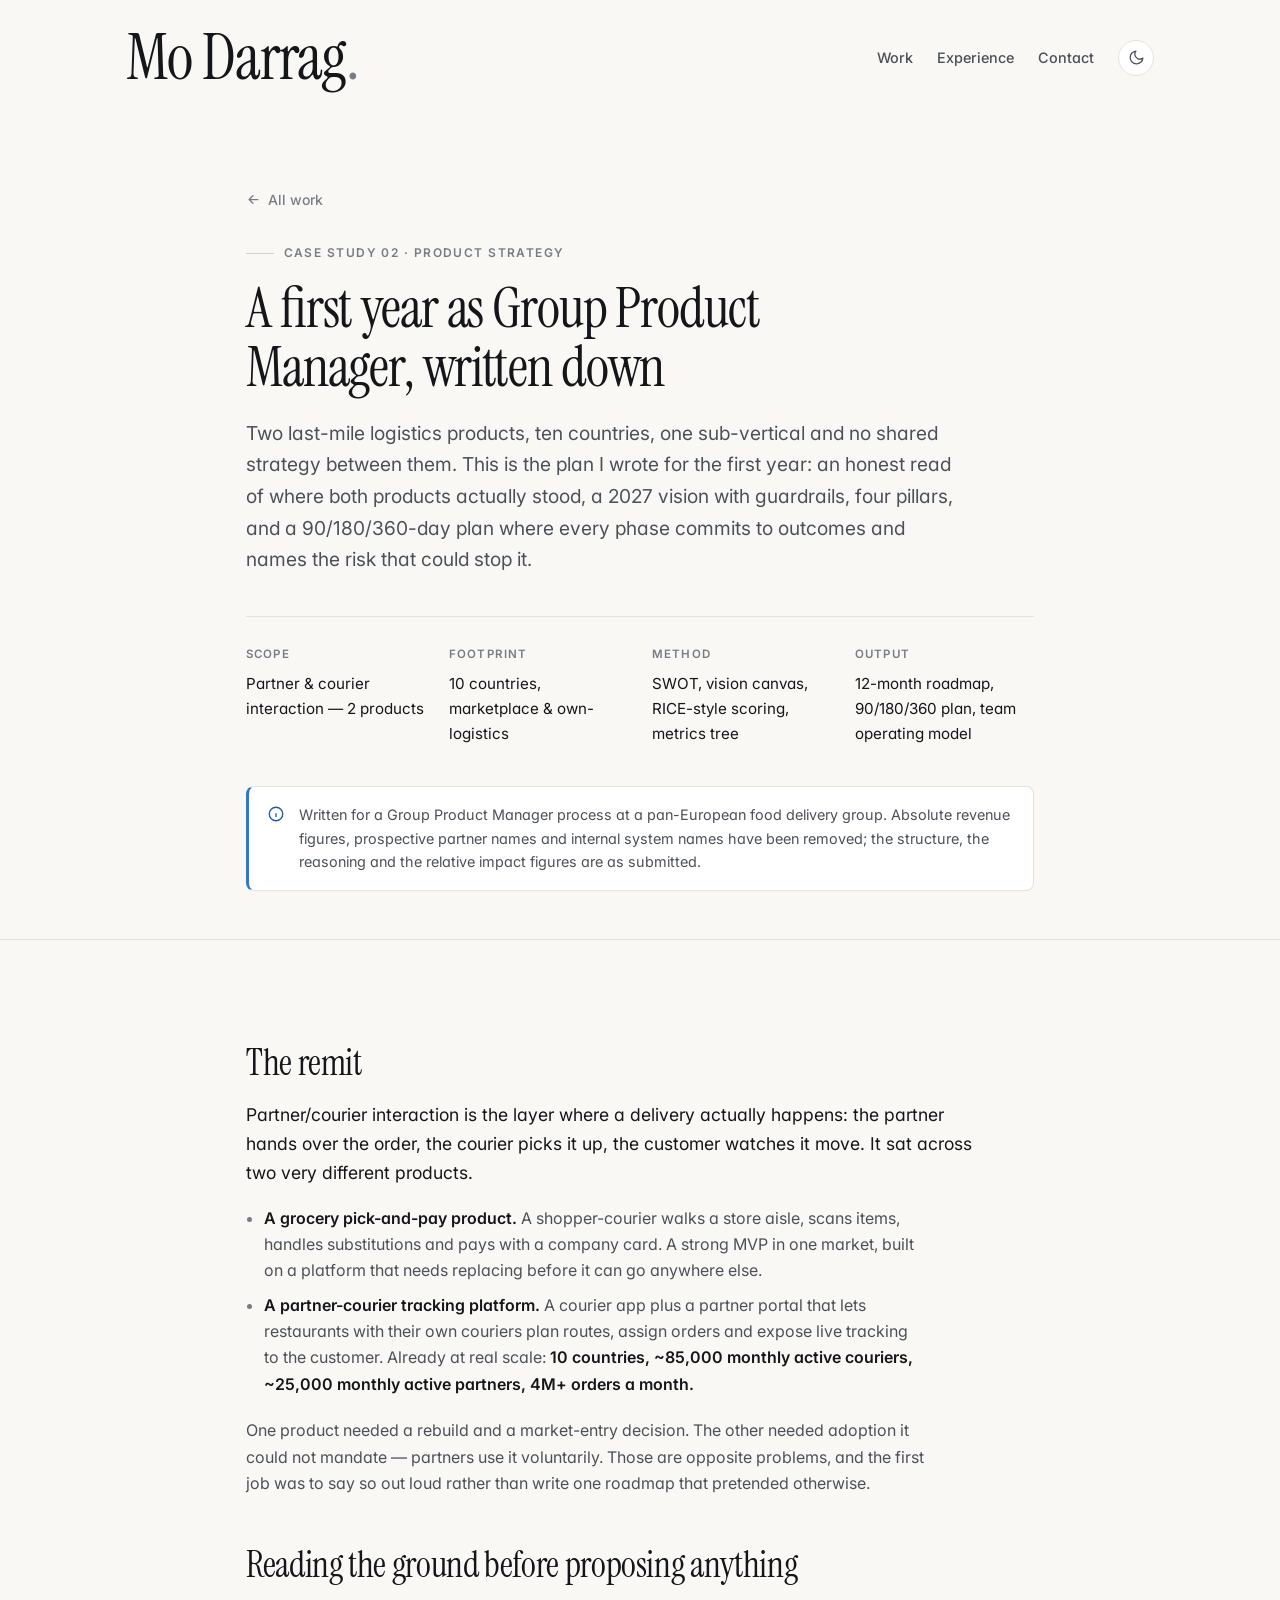
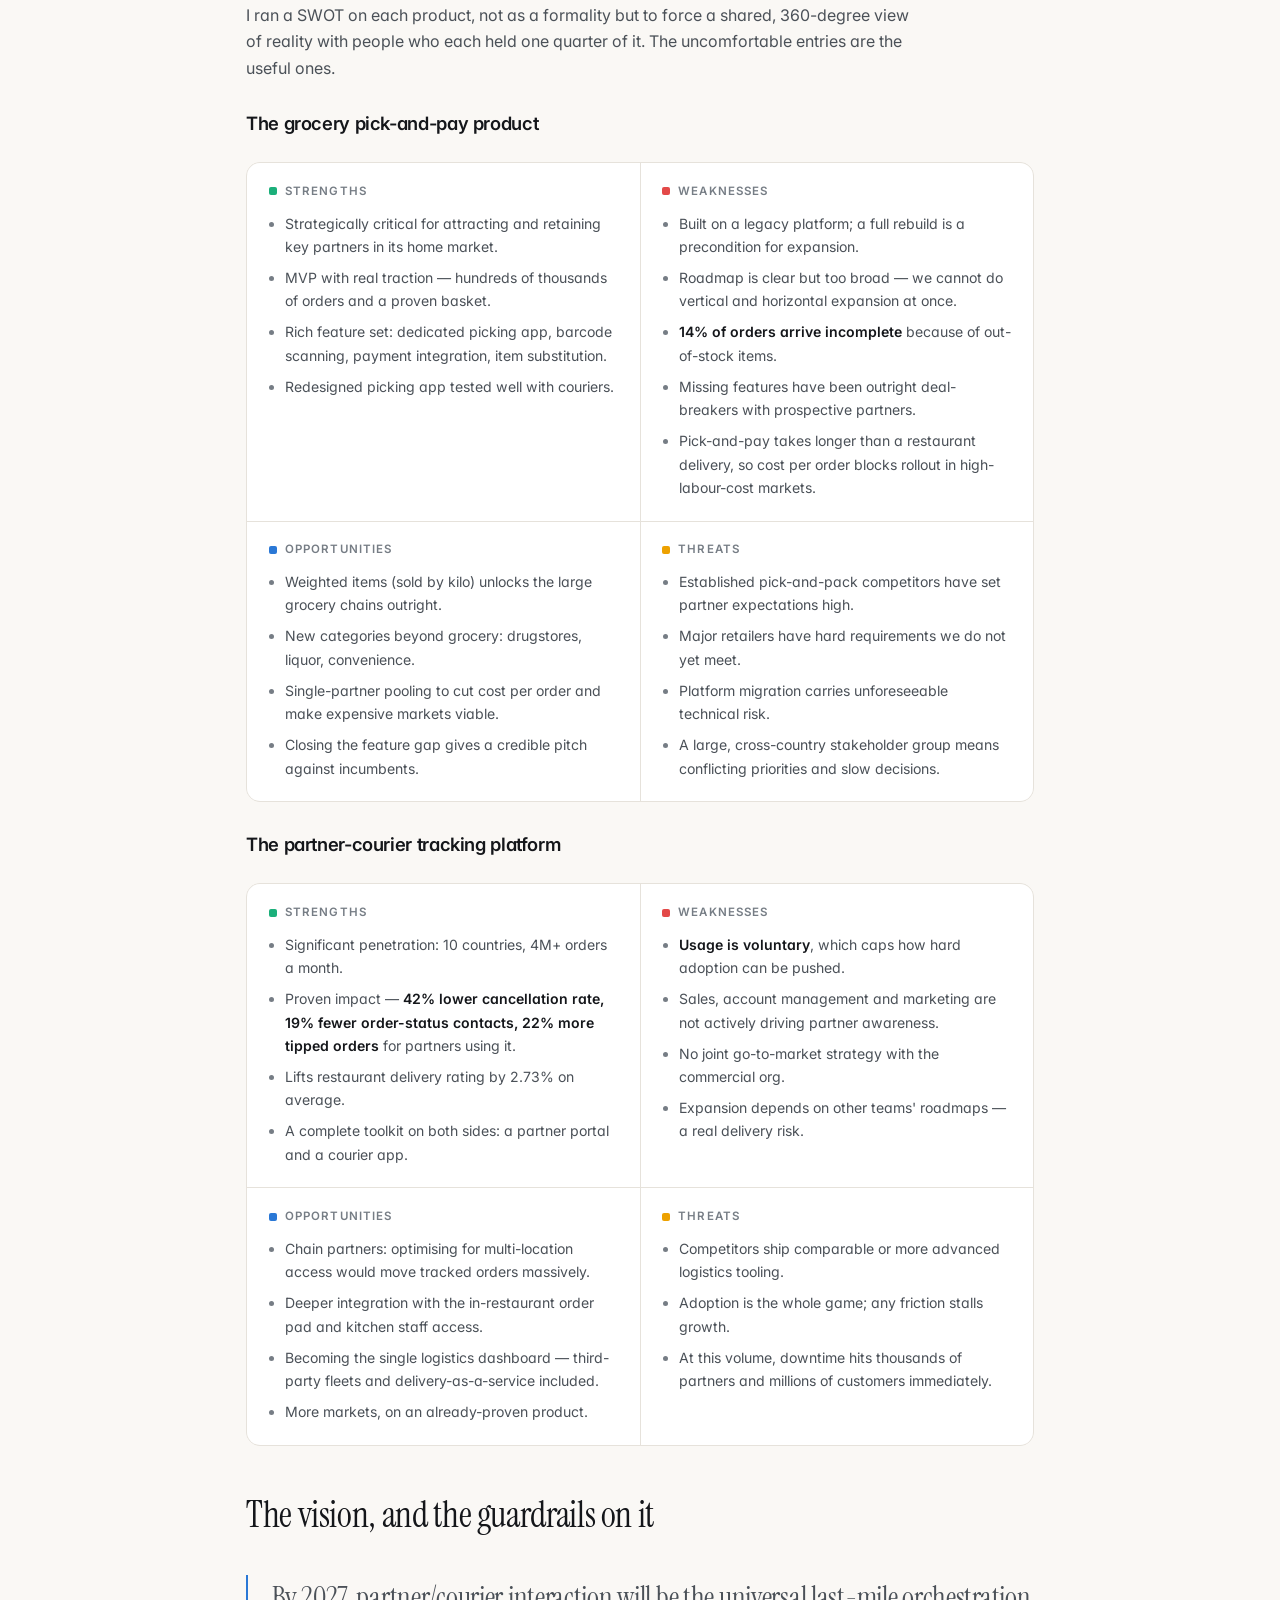
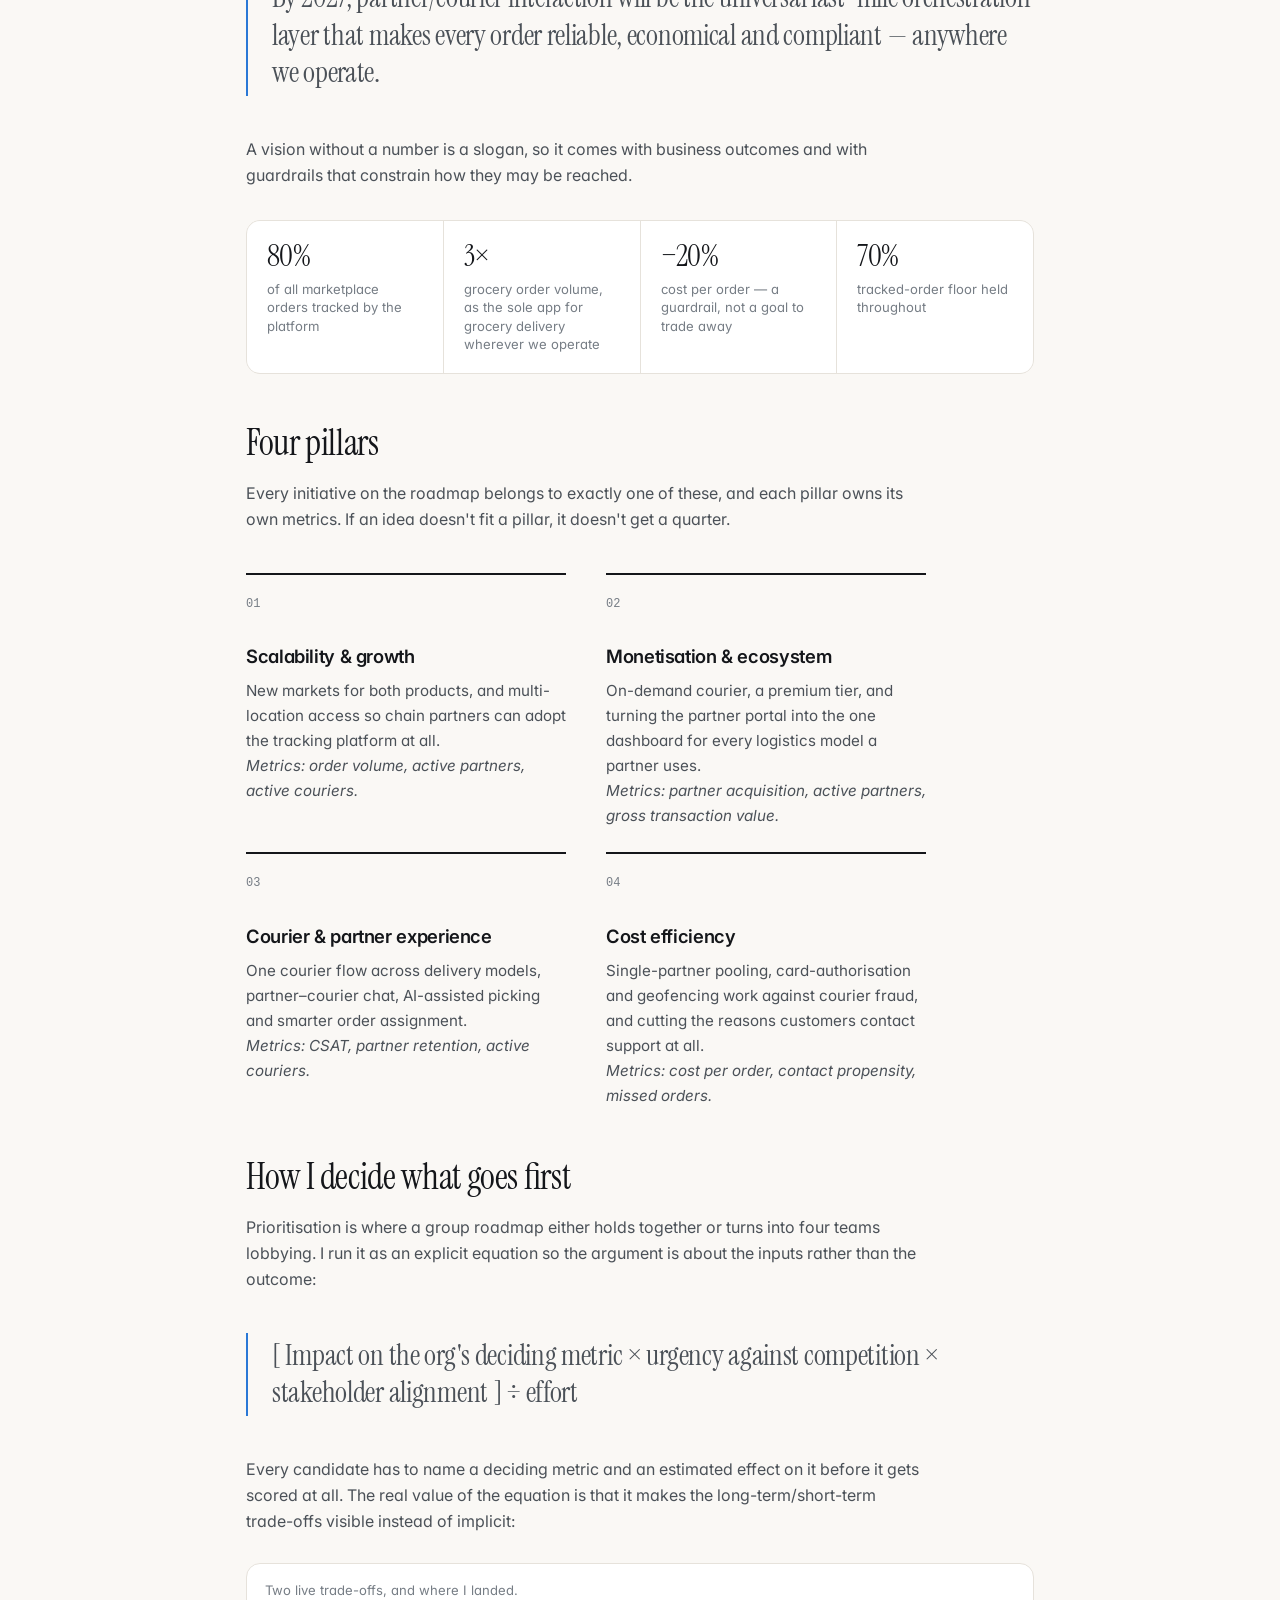
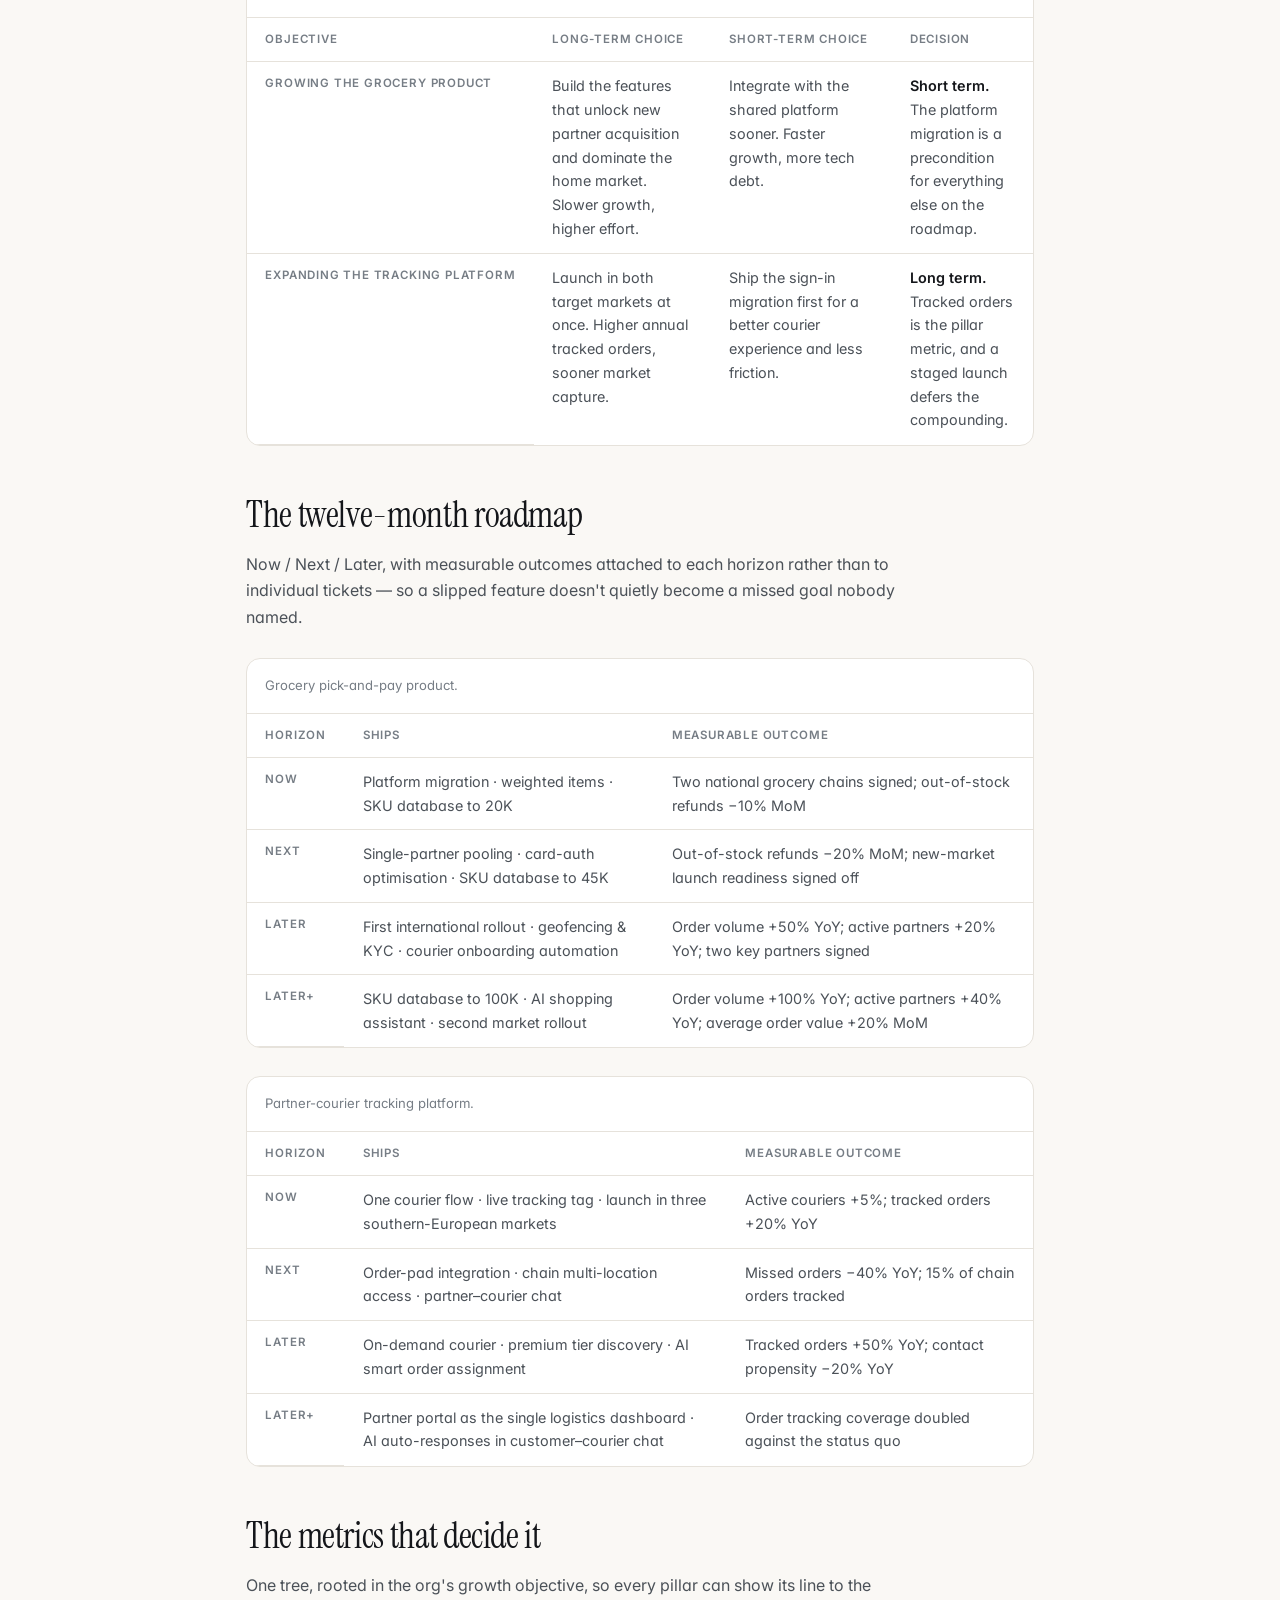
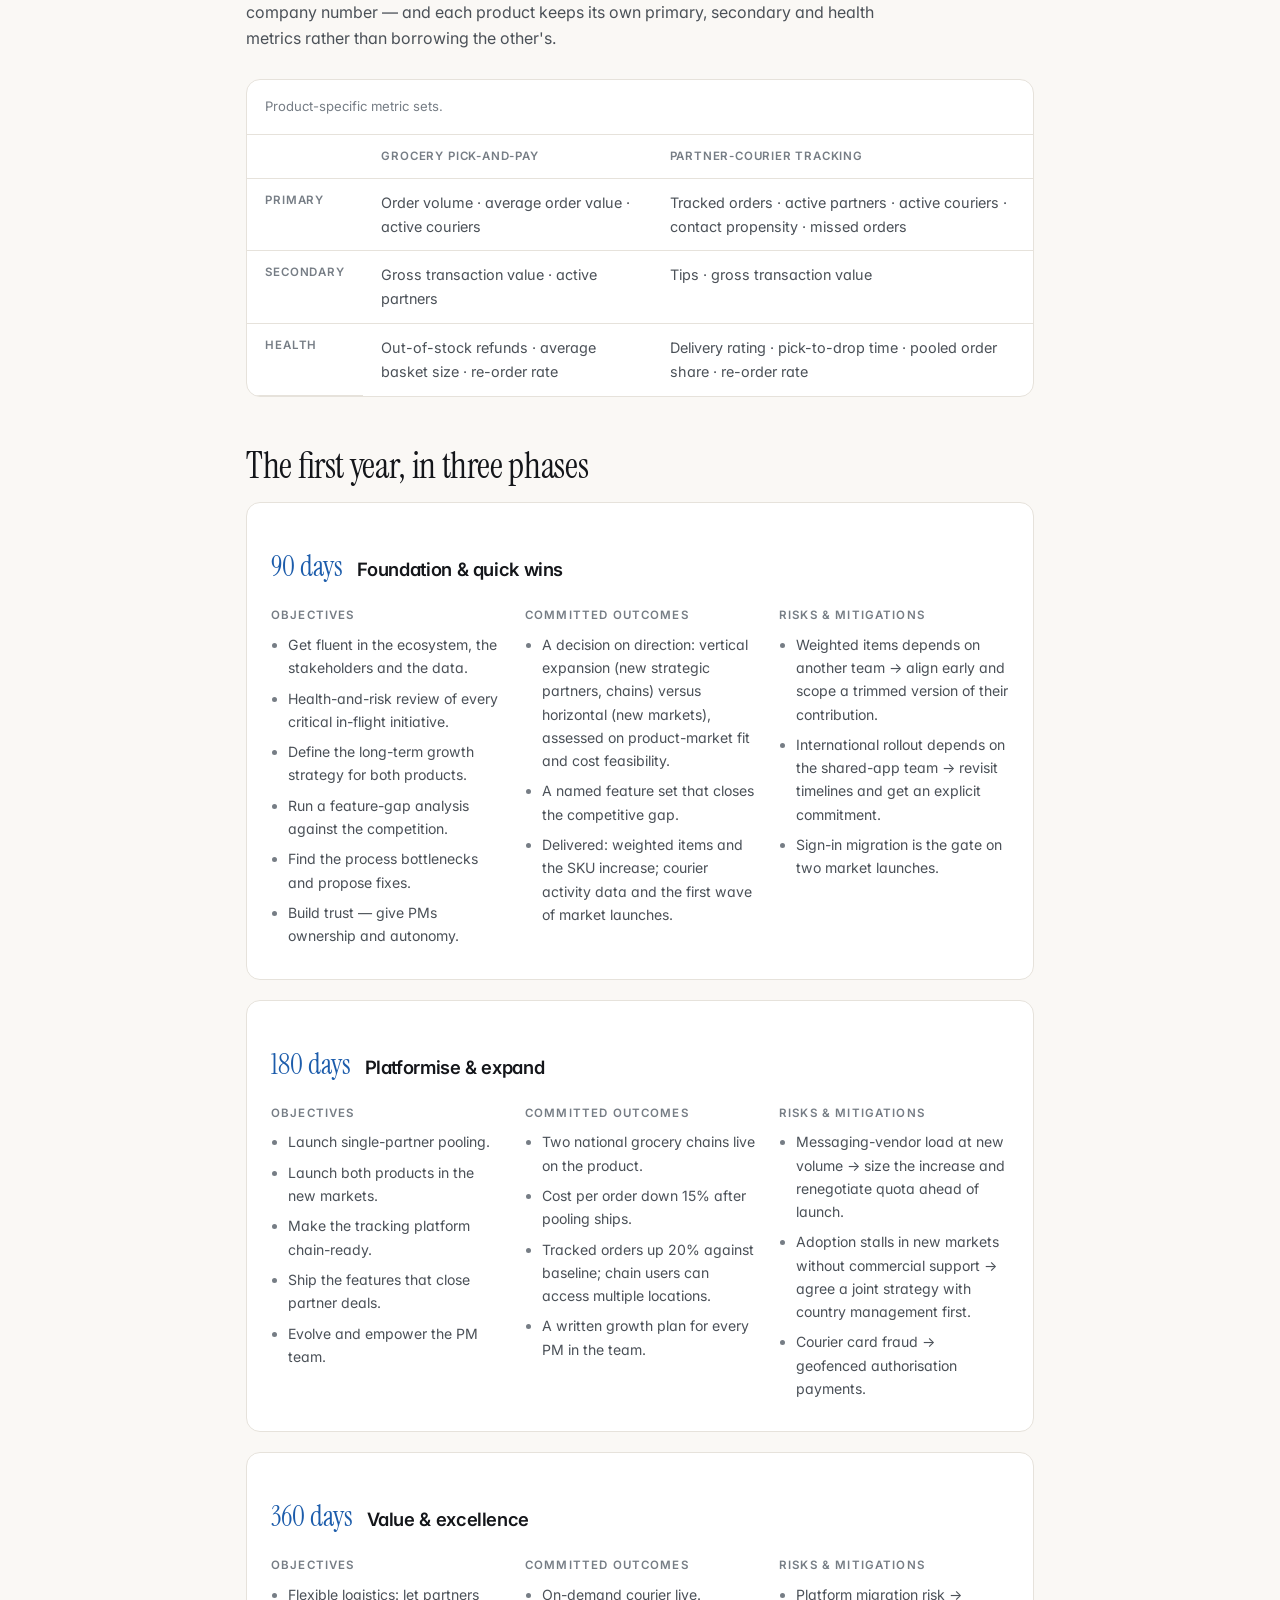
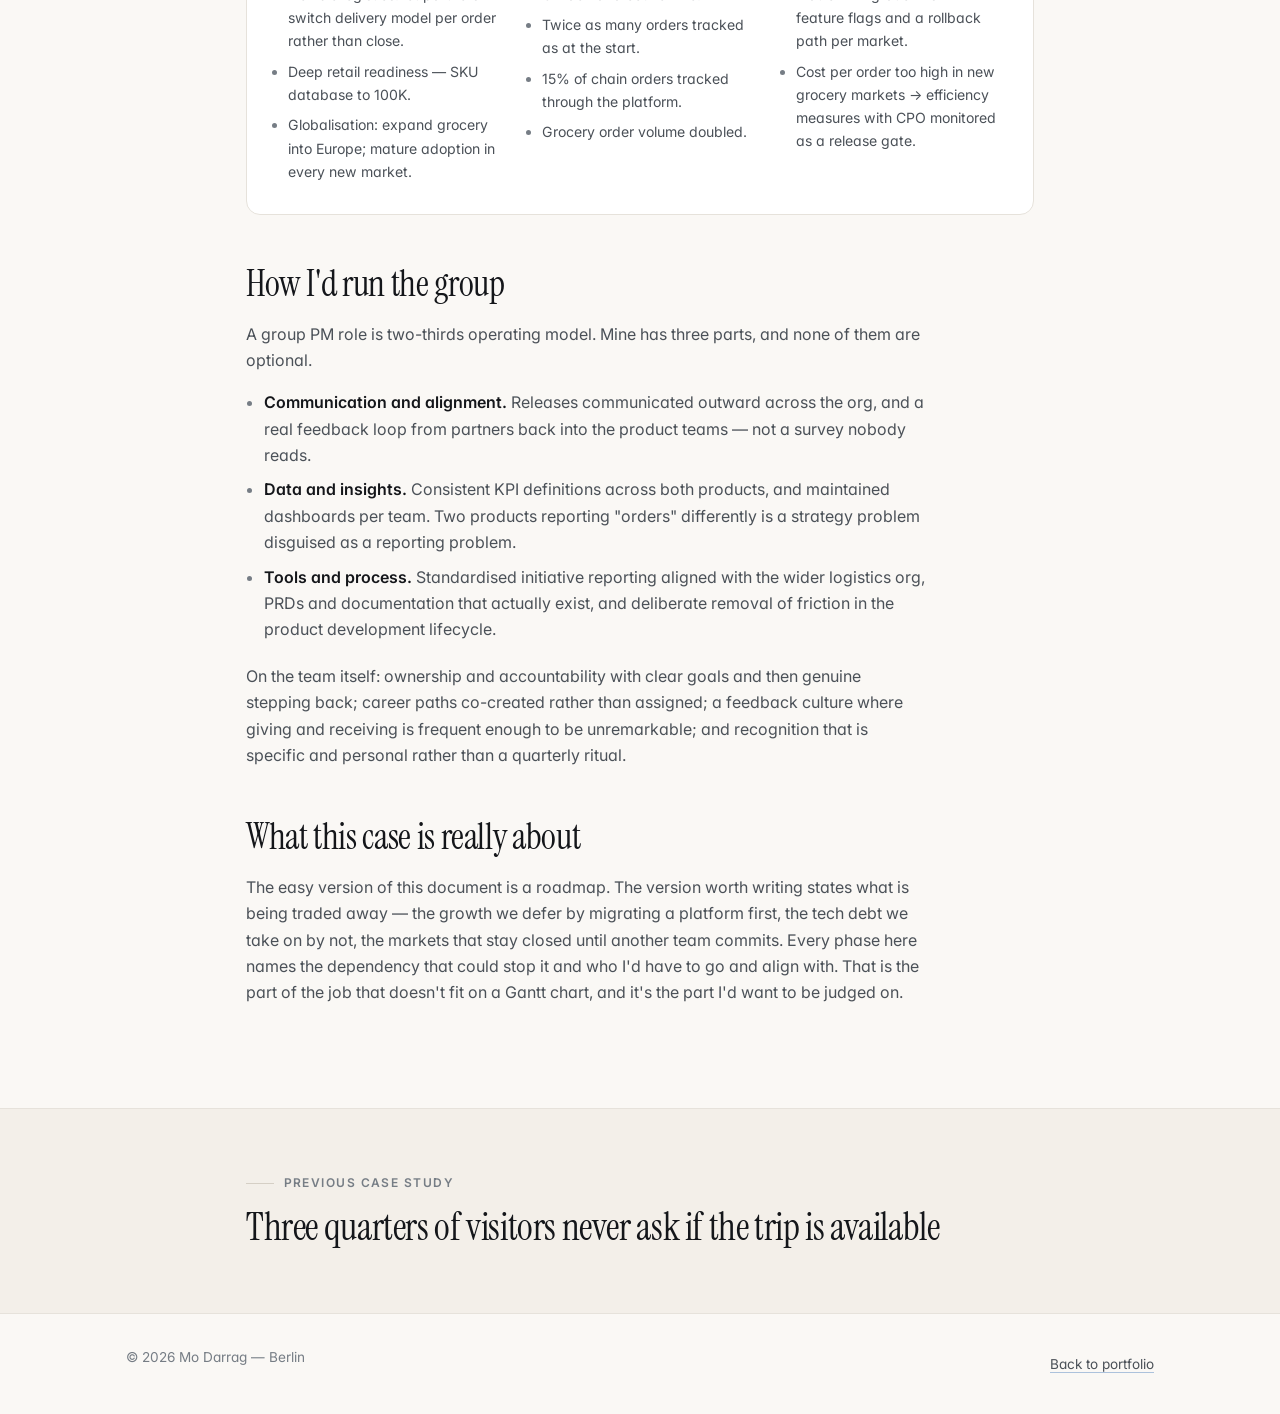
<file: work/logistics-strategy.html>
<!DOCTYPE html>
<html lang="en">
<head>
<meta charset="utf-8">
<meta name="viewport" content="width=device-width, initial-scale=1">
<title>Logistics product strategy case study — Mo Darrag</title>
<meta name="description" content="A Group Product Manager case study: vision, four strategic pillars, a twelve-month roadmap for two last-mile logistics products, and a 90/180/360-day plan with committed outcomes and named risks.">
<meta name="author" content="Mo Darrag">
<meta name="theme-color" content="#faf8f5" media="(prefers-color-scheme: light)">
<meta name="theme-color" content="#0e1013" media="(prefers-color-scheme: dark)">

<meta property="og:type" content="article">
<meta property="og:title" content="A first year as Group Product Manager, written down">
<meta property="og:description" content="Vision, pillars, roadmap and a 90/180/360-day plan for two last-mile logistics products across ten countries.">

<link rel="icon" href="data:image/svg+xml,%3Csvg xmlns='http://www.w3.org/2000/svg' viewBox='0 0 100 100'%3E%3Crect width='100' height='100' rx='22' fill='%2314161a'/%3E%3Ctext x='50' y='68' font-family='Georgia,serif' font-size='52' fill='%23faf8f5' text-anchor='middle'%3EM%3C/text%3E%3C/svg%3E">

<link rel="preconnect" href="https://fonts.googleapis.com">
<link rel="preconnect" href="https://fonts.gstatic.com" crossorigin>
<link rel="stylesheet" href="https://fonts.googleapis.com/css2?family=Instrument+Serif:ital@0;1&family=Inter:wght@400;500;600&display=swap">
<link rel="stylesheet" href="../assets/css/site.css">
</head>
<body>

<a class="skip-link" href="#main">Skip to content</a>

<header class="site-header">
  <div class="wrap site-header__inner">
    <a class="brand" href="../index.html">Mo Darrag<span>.</span></a>
    <nav class="site-nav" aria-label="Primary">
      <a href="../index.html#work">Work</a>
      <a href="../index.html#experience" class="nav-hide-sm">Experience</a>
      <a href="../index.html#contact">Contact</a>
      <button class="theme-toggle" type="button" data-theme-toggle aria-label="Switch colour theme">
        <svg class="icon-moon" viewBox="0 0 24 24" fill="none" stroke="currentColor" stroke-width="1.8" stroke-linecap="round" stroke-linejoin="round" aria-hidden="true"><path d="M21 12.8A9 9 0 1 1 11.2 3a7 7 0 0 0 9.8 9.8z"/></svg>
        <svg class="icon-sun" viewBox="0 0 24 24" fill="none" stroke="currentColor" stroke-width="1.8" stroke-linecap="round" stroke-linejoin="round" aria-hidden="true"><circle cx="12" cy="12" r="4.2"/><path d="M12 2v2M12 20v2M4.9 4.9l1.4 1.4M17.7 17.7l1.4 1.4M2 12h2M20 12h2M4.9 19.1l1.4-1.4M17.7 6.3l1.4-1.4"/></svg>
      </button>
    </nav>
  </div>
</header>

<main id="main">

  <section class="case-hero">
    <div class="wrap wrap--narrow">
      <a class="backlink" href="../index.html#work">
        <svg viewBox="0 0 24 24" fill="none" stroke="currentColor" stroke-width="2" stroke-linecap="round" stroke-linejoin="round" aria-hidden="true"><path d="M19 12H6M11 18l-6-6 6-6"/></svg>
        All work
      </a>
      <p class="eyebrow">Case study 02 · Product strategy</p>
      <h1>A first year as Group Product Manager, written down</h1>
      <p class="case-hero__lede">
        Two last-mile logistics products, ten countries, one sub-vertical and no shared strategy
        between them. This is the plan I wrote for the first year: an honest read of where both
        products actually stood, a 2027 vision with guardrails, four pillars, and a
        90/180/360-day plan where every phase commits to outcomes and names the risk that could
        stop it.
      </p>

      <dl class="case-facts">
        <div><dt>Scope</dt><dd>Partner &amp; courier interaction — 2 products</dd></div>
        <div><dt>Footprint</dt><dd>10 countries, marketplace &amp; own-logistics</dd></div>
        <div><dt>Method</dt><dd>SWOT, vision canvas, RICE-style scoring, metrics tree</dd></div>
        <div><dt>Output</dt><dd>12-month roadmap, 90/180/360 plan, team operating model</dd></div>
      </dl>

      <p class="notice">
        <svg viewBox="0 0 24 24" fill="none" stroke="currentColor" stroke-width="1.8" aria-hidden="true"><circle cx="12" cy="12" r="9"/><path d="M12 11v5M12 8v.01"/></svg>
        <span>
          Written for a Group Product Manager process at a pan-European food delivery group.
          Absolute revenue figures, prospective partner names and internal system names have been
          removed; the structure, the reasoning and the relative impact figures are as submitted.
        </span>
      </p>
    </div>
  </section>

  <section>
    <div class="wrap wrap--narrow prose">

      <h2>The remit</h2>
      <p class="lede-para">
        Partner/courier interaction is the layer where a delivery actually happens: the partner
        hands over the order, the courier picks it up, the customer watches it move. It sat across
        two very different products.
      </p>
      <ul>
        <li>
          <strong>A grocery pick-and-pay product.</strong> A shopper-courier walks a store aisle,
          scans items, handles substitutions and pays with a company card. A strong MVP in one
          market, built on a platform that needs replacing before it can go anywhere else.
        </li>
        <li>
          <strong>A partner-courier tracking platform.</strong> A courier app plus a partner portal
          that lets restaurants with their own couriers plan routes, assign orders and expose live
          tracking to the customer. Already at real scale: <strong>10 countries, ~85,000 monthly
          active couriers, ~25,000 monthly active partners, 4M+ orders a month.</strong>
        </li>
      </ul>
      <p>
        One product needed a rebuild and a market-entry decision. The other needed adoption it
        could not mandate — partners use it voluntarily. Those are opposite problems, and the
        first job was to say so out loud rather than write one roadmap that pretended otherwise.
      </p>

      <h2>Reading the ground before proposing anything</h2>
      <p>
        I ran a SWOT on each product, not as a formality but to force a shared, 360-degree view of
        reality with people who each held one quarter of it. The uncomfortable entries are the
        useful ones.
      </p>

      <h3>The grocery pick-and-pay product</h3>
      <div class="swot">
        <div class="swot__cell" style="--dot:#1baf7a">
          <h4>Strengths</h4>
          <ul>
            <li>Strategically critical for attracting and retaining key partners in its home market.</li>
            <li>MVP with real traction — hundreds of thousands of orders and a proven basket.</li>
            <li>Rich feature set: dedicated picking app, barcode scanning, payment integration, item substitution.</li>
            <li>Redesigned picking app tested well with couriers.</li>
          </ul>
        </div>
        <div class="swot__cell" style="--dot:#e34948">
          <h4>Weaknesses</h4>
          <ul>
            <li>Built on a legacy platform; a full rebuild is a precondition for expansion.</li>
            <li>Roadmap is clear but too broad — we cannot do vertical and horizontal expansion at once.</li>
            <li><strong>14% of orders arrive incomplete</strong> because of out-of-stock items.</li>
            <li>Missing features have been outright deal-breakers with prospective partners.</li>
            <li>Pick-and-pay takes longer than a restaurant delivery, so cost per order blocks rollout in high-labour-cost markets.</li>
          </ul>
        </div>
        <div class="swot__cell" style="--dot:#2a78d6">
          <h4>Opportunities</h4>
          <ul>
            <li>Weighted items (sold by kilo) unlocks the large grocery chains outright.</li>
            <li>New categories beyond grocery: drugstores, liquor, convenience.</li>
            <li>Single-partner pooling to cut cost per order and make expensive markets viable.</li>
            <li>Closing the feature gap gives a credible pitch against incumbents.</li>
          </ul>
        </div>
        <div class="swot__cell" style="--dot:#eda100">
          <h4>Threats</h4>
          <ul>
            <li>Established pick-and-pack competitors have set partner expectations high.</li>
            <li>Major retailers have hard requirements we do not yet meet.</li>
            <li>Platform migration carries unforeseeable technical risk.</li>
            <li>A large, cross-country stakeholder group means conflicting priorities and slow decisions.</li>
          </ul>
        </div>
      </div>

      <h3>The partner-courier tracking platform</h3>
      <div class="swot">
        <div class="swot__cell" style="--dot:#1baf7a">
          <h4>Strengths</h4>
          <ul>
            <li>Significant penetration: 10 countries, 4M+ orders a month.</li>
            <li>Proven impact — <strong>42% lower cancellation rate, 19% fewer order-status contacts, 22% more tipped orders</strong> for partners using it.</li>
            <li>Lifts restaurant delivery rating by 2.73% on average.</li>
            <li>A complete toolkit on both sides: a partner portal and a courier app.</li>
          </ul>
        </div>
        <div class="swot__cell" style="--dot:#e34948">
          <h4>Weaknesses</h4>
          <ul>
            <li><strong>Usage is voluntary</strong>, which caps how hard adoption can be pushed.</li>
            <li>Sales, account management and marketing are not actively driving partner awareness.</li>
            <li>No joint go-to-market strategy with the commercial org.</li>
            <li>Expansion depends on other teams' roadmaps — a real delivery risk.</li>
          </ul>
        </div>
        <div class="swot__cell" style="--dot:#2a78d6">
          <h4>Opportunities</h4>
          <ul>
            <li>Chain partners: optimising for multi-location access would move tracked orders massively.</li>
            <li>Deeper integration with the in-restaurant order pad and kitchen staff access.</li>
            <li>Becoming the single logistics dashboard — third-party fleets and delivery-as-a-service included.</li>
            <li>More markets, on an already-proven product.</li>
          </ul>
        </div>
        <div class="swot__cell" style="--dot:#eda100">
          <h4>Threats</h4>
          <ul>
            <li>Competitors ship comparable or more advanced logistics tooling.</li>
            <li>Adoption is the whole game; any friction stalls growth.</li>
            <li>At this volume, downtime hits thousands of partners and millions of customers immediately.</li>
          </ul>
        </div>
      </div>

      <h2>The vision, and the guardrails on it</h2>
      <p class="pull">
        By 2027, partner/courier interaction will be the universal last-mile orchestration layer
        that makes every order reliable, economical and compliant — anywhere we operate.
      </p>
      <p>
        A vision without a number is a slogan, so it comes with business outcomes and with
        guardrails that constrain how they may be reached.
      </p>
      <div class="keynums reveal">
        <div class="keynum"><b>80%</b><span>of all marketplace orders tracked by the platform</span></div>
        <div class="keynum"><b>3×</b><span>grocery order volume, as the sole app for grocery delivery wherever we operate</span></div>
        <div class="keynum"><b>−20%</b><span>cost per order — a guardrail, not a goal to trade away</span></div>
        <div class="keynum"><b>70%</b><span>tracked-order floor held throughout</span></div>
      </div>

      <h2>Four pillars</h2>
      <p>
        Every initiative on the roadmap belongs to exactly one of these, and each pillar owns its
        own metrics. If an idea doesn't fit a pillar, it doesn't get a quarter.
      </p>

      <div class="principles">
        <div class="principle">
          <h3>Scalability &amp; growth</h3>
          <p>
            New markets for both products, and multi-location access so chain partners can adopt
            the tracking platform at all.<br>
            <em>Metrics: order volume, active partners, active couriers.</em>
          </p>
        </div>
        <div class="principle">
          <h3>Monetisation &amp; ecosystem</h3>
          <p>
            On-demand courier, a premium tier, and turning the partner portal into the one
            dashboard for every logistics model a partner uses.<br>
            <em>Metrics: partner acquisition, active partners, gross transaction value.</em>
          </p>
        </div>
        <div class="principle">
          <h3>Courier &amp; partner experience</h3>
          <p>
            One courier flow across delivery models, partner–courier chat, AI-assisted picking and
            smarter order assignment.<br>
            <em>Metrics: CSAT, partner retention, active couriers.</em>
          </p>
        </div>
        <div class="principle">
          <h3>Cost efficiency</h3>
          <p>
            Single-partner pooling, card-authorisation and geofencing work against courier fraud,
            and cutting the reasons customers contact support at all.<br>
            <em>Metrics: cost per order, contact propensity, missed orders.</em>
          </p>
        </div>
      </div>

      <h2>How I decide what goes first</h2>
      <p>
        Prioritisation is where a group roadmap either holds together or turns into four teams
        lobbying. I run it as an explicit equation so the argument is about the inputs rather than
        the outcome:
      </p>
      <p class="pull">
        [ Impact on the org's deciding metric × urgency against competition × stakeholder
        alignment ] ÷ effort
      </p>
      <p>
        Every candidate has to name a deciding metric and an estimated effect on it before it gets
        scored at all. The real value of the equation is that it makes the long-term/short-term
        trade-offs visible instead of implicit:
      </p>

      <div class="table-scroll">
        <table>
          <caption>Two live trade-offs, and where I landed.</caption>
          <thead>
            <tr><th scope="col">Objective</th><th scope="col">Long-term choice</th><th scope="col">Short-term choice</th><th scope="col">Decision</th></tr>
          </thead>
          <tbody>
            <tr>
              <th scope="row">Growing the grocery product</th>
              <td>Build the features that unlock new partner acquisition and dominate the home market. Slower growth, higher effort.</td>
              <td>Integrate with the shared platform sooner. Faster growth, more tech debt.</td>
              <td><strong>Short term.</strong> The platform migration is a precondition for everything else on the roadmap.</td>
            </tr>
            <tr>
              <th scope="row">Expanding the tracking platform</th>
              <td>Launch in both target markets at once. Higher annual tracked orders, sooner market capture.</td>
              <td>Ship the sign-in migration first for a better courier experience and less friction.</td>
              <td><strong>Long term.</strong> Tracked orders is the pillar metric, and a staged launch defers the compounding.</td>
            </tr>
          </tbody>
        </table>
      </div>

      <h2>The twelve-month roadmap</h2>
      <p>
        Now / Next / Later, with measurable outcomes attached to each horizon rather than to
        individual tickets — so a slipped feature doesn't quietly become a missed goal nobody
        named.
      </p>

      <div class="table-scroll">
        <table>
          <caption>Grocery pick-and-pay product.</caption>
          <thead>
            <tr><th scope="col">Horizon</th><th scope="col">Ships</th><th scope="col">Measurable outcome</th></tr>
          </thead>
          <tbody>
            <tr>
              <th scope="row">Now</th>
              <td>Platform migration · weighted items · SKU database to 20K</td>
              <td>Two national grocery chains signed; out-of-stock refunds −10% MoM</td>
            </tr>
            <tr>
              <th scope="row">Next</th>
              <td>Single-partner pooling · card-auth optimisation · SKU database to 45K</td>
              <td>Out-of-stock refunds −20% MoM; new-market launch readiness signed off</td>
            </tr>
            <tr>
              <th scope="row">Later</th>
              <td>First international rollout · geofencing &amp; KYC · courier onboarding automation</td>
              <td>Order volume +50% YoY; active partners +20% YoY; two key partners signed</td>
            </tr>
            <tr>
              <th scope="row">Later+</th>
              <td>SKU database to 100K · AI shopping assistant · second market rollout</td>
              <td>Order volume +100% YoY; active partners +40% YoY; average order value +20% MoM</td>
            </tr>
          </tbody>
        </table>
      </div>

      <div class="table-scroll">
        <table>
          <caption>Partner-courier tracking platform.</caption>
          <thead>
            <tr><th scope="col">Horizon</th><th scope="col">Ships</th><th scope="col">Measurable outcome</th></tr>
          </thead>
          <tbody>
            <tr>
              <th scope="row">Now</th>
              <td>One courier flow · live tracking tag · launch in three southern-European markets</td>
              <td>Active couriers +5%; tracked orders +20% YoY</td>
            </tr>
            <tr>
              <th scope="row">Next</th>
              <td>Order-pad integration · chain multi-location access · partner–courier chat</td>
              <td>Missed orders −40% YoY; 15% of chain orders tracked</td>
            </tr>
            <tr>
              <th scope="row">Later</th>
              <td>On-demand courier · premium tier discovery · AI smart order assignment</td>
              <td>Tracked orders +50% YoY; contact propensity −20% YoY</td>
            </tr>
            <tr>
              <th scope="row">Later+</th>
              <td>Partner portal as the single logistics dashboard · AI auto-responses in customer–courier chat</td>
              <td>Order tracking coverage doubled against the status quo</td>
            </tr>
          </tbody>
        </table>
      </div>

      <h2>The metrics that decide it</h2>
      <p>
        One tree, rooted in the org's growth objective, so every pillar can show its line to the
        company number — and each product keeps its own primary, secondary and health metrics
        rather than borrowing the other's.
      </p>

      <div class="table-scroll">
        <table>
          <caption>Product-specific metric sets.</caption>
          <thead>
            <tr><th scope="col"></th><th scope="col">Grocery pick-and-pay</th><th scope="col">Partner-courier tracking</th></tr>
          </thead>
          <tbody>
            <tr>
              <th scope="row">Primary</th>
              <td>Order volume · average order value · active couriers</td>
              <td>Tracked orders · active partners · active couriers · contact propensity · missed orders</td>
            </tr>
            <tr>
              <th scope="row">Secondary</th>
              <td>Gross transaction value · active partners</td>
              <td>Tips · gross transaction value</td>
            </tr>
            <tr>
              <th scope="row">Health</th>
              <td>Out-of-stock refunds · average basket size · re-order rate</td>
              <td>Delivery rating · pick-to-drop time · pooled order share · re-order rate</td>
            </tr>
          </tbody>
        </table>
      </div>

      <h2>The first year, in three phases</h2>

      <div class="plan">
        <div class="plan__head">
          <span class="plan__days">90 days</span>
          <h3 class="plan__name">Foundation &amp; quick wins</h3>
        </div>
        <div class="plan__cols">
          <div>
            <h4>Objectives</h4>
            <ul>
              <li>Get fluent in the ecosystem, the stakeholders and the data.</li>
              <li>Health-and-risk review of every critical in-flight initiative.</li>
              <li>Define the long-term growth strategy for both products.</li>
              <li>Run a feature-gap analysis against the competition.</li>
              <li>Find the process bottlenecks and propose fixes.</li>
              <li>Build trust — give PMs ownership and autonomy.</li>
            </ul>
          </div>
          <div>
            <h4>Committed outcomes</h4>
            <ul>
              <li>A decision on direction: vertical expansion (new strategic partners, chains) versus horizontal (new markets), assessed on product-market fit and cost feasibility.</li>
              <li>A named feature set that closes the competitive gap.</li>
              <li>Delivered: weighted items and the SKU increase; courier activity data and the first wave of market launches.</li>
            </ul>
          </div>
          <div>
            <h4>Risks &amp; mitigations</h4>
            <ul>
              <li>Weighted items depends on another team → align early and scope a trimmed version of their contribution.</li>
              <li>International rollout depends on the shared-app team → revisit timelines and get an explicit commitment.</li>
              <li>Sign-in migration is the gate on two market launches.</li>
            </ul>
          </div>
        </div>
      </div>

      <div class="plan">
        <div class="plan__head">
          <span class="plan__days">180 days</span>
          <h3 class="plan__name">Platformise &amp; expand</h3>
        </div>
        <div class="plan__cols">
          <div>
            <h4>Objectives</h4>
            <ul>
              <li>Launch single-partner pooling.</li>
              <li>Launch both products in the new markets.</li>
              <li>Make the tracking platform chain-ready.</li>
              <li>Ship the features that close partner deals.</li>
              <li>Evolve and empower the PM team.</li>
            </ul>
          </div>
          <div>
            <h4>Committed outcomes</h4>
            <ul>
              <li>Two national grocery chains live on the product.</li>
              <li>Cost per order down 15% after pooling ships.</li>
              <li>Tracked orders up 20% against baseline; chain users can access multiple locations.</li>
              <li>A written growth plan for every PM in the team.</li>
            </ul>
          </div>
          <div>
            <h4>Risks &amp; mitigations</h4>
            <ul>
              <li>Messaging-vendor load at new volume → size the increase and renegotiate quota ahead of launch.</li>
              <li>Adoption stalls in new markets without commercial support → agree a joint strategy with country management first.</li>
              <li>Courier card fraud → geofenced authorisation payments.</li>
            </ul>
          </div>
        </div>
      </div>

      <div class="plan">
        <div class="plan__head">
          <span class="plan__days">360 days</span>
          <h3 class="plan__name">Value &amp; excellence</h3>
        </div>
        <div class="plan__cols">
          <div>
            <h4>Objectives</h4>
            <ul>
              <li>Flexible logistics: let partners switch delivery model per order rather than close.</li>
              <li>Deep retail readiness — SKU database to 100K.</li>
              <li>Globalisation: expand grocery into Europe; mature adoption in every new market.</li>
            </ul>
          </div>
          <div>
            <h4>Committed outcomes</h4>
            <ul>
              <li>On-demand courier live.</li>
              <li>Twice as many orders tracked as at the start.</li>
              <li>15% of chain orders tracked through the platform.</li>
              <li>Grocery order volume doubled.</li>
            </ul>
          </div>
          <div>
            <h4>Risks &amp; mitigations</h4>
            <ul>
              <li>Platform migration risk → feature flags and a rollback path per market.</li>
              <li>Cost per order too high in new grocery markets → efficiency measures with CPO monitored as a release gate.</li>
            </ul>
          </div>
        </div>
      </div>

      <h2>How I'd run the group</h2>
      <p>
        A group PM role is two-thirds operating model. Mine has three parts, and none of them are
        optional.
      </p>
      <ul>
        <li>
          <strong>Communication and alignment.</strong> Releases communicated outward across the
          org, and a real feedback loop from partners back into the product teams — not a survey
          nobody reads.
        </li>
        <li>
          <strong>Data and insights.</strong> Consistent KPI definitions across both products, and
          maintained dashboards per team. Two products reporting "orders" differently is a
          strategy problem disguised as a reporting problem.
        </li>
        <li>
          <strong>Tools and process.</strong> Standardised initiative reporting aligned with the
          wider logistics org, PRDs and documentation that actually exist, and deliberate removal
          of friction in the product development lifecycle.
        </li>
      </ul>
      <p>
        On the team itself: ownership and accountability with clear goals and then genuine
        stepping back; career paths co-created rather than assigned; a feedback culture where
        giving and receiving is frequent enough to be unremarkable; and recognition that is
        specific and personal rather than a quarterly ritual.
      </p>

      <h2>What this case is really about</h2>
      <p>
        The easy version of this document is a roadmap. The version worth writing states what is
        being traded away — the growth we defer by migrating a platform first, the tech debt we
        take on by not, the markets that stay closed until another team commits. Every phase here
        names the dependency that could stop it and who I'd have to go and align with. That is the
        part of the job that doesn't fit on a Gantt chart, and it's the part I'd want to be judged
        on.
      </p>

    </div>
  </section>

  <section class="next-case">
    <div class="wrap wrap--narrow">
      <a href="booking-funnel.html">
        <div>
          <p class="eyebrow">Previous case study</p>
          <h2>Three quarters of visitors never ask if the trip is available</h2>
        </div>
      </a>
    </div>
  </section>

</main>

<footer class="site-footer">
  <div class="wrap site-footer__inner">
    <p>© <span id="year">2026</span> Mo Darrag — Berlin</p>
    <p><a href="../index.html">Back to portfolio</a></p>
  </div>
</footer>

<script src="../assets/js/site.js" defer></script>
<script>document.getElementById('year').textContent = new Date().getFullYear();</script>
</body>
</html>
</file>
<file: assets/css/site.css>
/* ==========================================================================
   Mo Darrag — Product Leader
   Design tokens, layout, components.
   Light is the base; dark is a selected palette, not an inversion.
   ========================================================================== */

/* --- Tokens -------------------------------------------------------------- */

:root {
  color-scheme: light;

  --paper:        #faf8f5;
  --paper-2:      #f3efe9;
  --surface:      #ffffff;
  --ink:          #14161a;
  --ink-2:        #4b5158;
  --ink-3:        #767d85;
  --line:         #e6e2db;
  --line-strong:  #d5cfc5;

  --accent:       #2a78d6;  /* fills, marks */
  --accent-text:  #1c5cab;  /* links, on-paper text */
  --accent-soft:  #eaf2fd;
  --accent-2:     #eb6834;  /* comparison series */

  /* Ordinal funnel ramp — validated on a white chart surface */
  --step-1: #0d366b;
  --step-2: #184f95;
  --step-3: #256abf;
  --step-4: #3987e5;
  --step-5: #86b6ef;

  --shadow-sm: 0 1px 2px rgba(20, 22, 26, .05);
  --shadow-md: 0 12px 32px -12px rgba(20, 22, 26, .16), 0 2px 6px rgba(20, 22, 26, .04);

  --font-display: "Instrument Serif", "Iowan Old Style", Georgia, serif;
  --font-body: "Inter", -apple-system, BlinkMacSystemFont, "Segoe UI", Roboto, sans-serif;
  --font-mono: ui-monospace, SFMono-Regular, "SF Mono", Menlo, Consolas, monospace;

  --measure: 68ch;
  --gutter: clamp(1.25rem, 5vw, 3.5rem);
  --radius: 14px;
  --radius-sm: 8px;
}

@media (prefers-color-scheme: dark) {
  :root:not([data-theme="light"]) {
    color-scheme: dark;

    --paper:        #0e1013;
    --paper-2:      #14171c;
    --surface:      #16181d;
    --ink:          #edebe7;
    --ink-2:        #a8aeb6;
    --ink-3:        #7c838c;
    --line:         #262a31;
    --line-strong:  #343943;

    --accent:       #3987e5;
    --accent-text:  #6da7ec;
    --accent-soft:  #172538;
    --accent-2:     #d95926;

    --step-1: #cde2fb;
    --step-2: #9ec5f4;
    --step-3: #6da7ec;
    --step-4: #3987e5;
    --step-5: #256abf;

    --shadow-sm: 0 1px 2px rgba(0, 0, 0, .4);
    --shadow-md: 0 16px 40px -16px rgba(0, 0, 0, .7), 0 2px 6px rgba(0, 0, 0, .3);
  }
}

:root[data-theme="dark"] {
  color-scheme: dark;

  --paper:        #0e1013;
  --paper-2:      #14171c;
  --surface:      #16181d;
  --ink:          #edebe7;
  --ink-2:        #a8aeb6;
  --ink-3:        #7c838c;
  --line:         #262a31;
  --line-strong:  #343943;

  --accent:       #3987e5;
  --accent-text:  #6da7ec;
  --accent-soft:  #172538;
  --accent-2:     #d95926;

  --step-1: #cde2fb;
  --step-2: #9ec5f4;
  --step-3: #6da7ec;
  --step-4: #3987e5;
  --step-5: #256abf;

  --shadow-sm: 0 1px 2px rgba(0, 0, 0, .4);
  --shadow-md: 0 16px 40px -16px rgba(0, 0, 0, .7), 0 2px 6px rgba(0, 0, 0, .3);
}

/* --- Base ---------------------------------------------------------------- */

*, *::before, *::after { box-sizing: border-box; }

html { -webkit-text-size-adjust: 100%; scroll-behavior: smooth; }

@media (prefers-reduced-motion: reduce) {
  html { scroll-behavior: auto; }
  *, *::before, *::after {
    animation-duration: .01ms !important;
    animation-iteration-count: 1 !important;
    transition-duration: .01ms !important;
  }
}

body {
  margin: 0;
  background: var(--paper);
  color: var(--ink);
  font-family: var(--font-body);
  font-size: 1rem;
  line-height: 1.65;
  font-feature-settings: "kern" 1, "liga" 1, "cv11" 1;
  -webkit-font-smoothing: antialiased;
  overflow-x: hidden;
}

h1, h2, h3, h4 { margin: 0; line-height: 1.15; font-weight: 600; letter-spacing: -.02em; }
p { margin: 0 0 1em; }
p:last-child { margin-bottom: 0; }

a { color: var(--accent-text); text-decoration-color: color-mix(in srgb, var(--accent-text) 35%, transparent); text-underline-offset: 3px; }
a:hover { text-decoration-color: currentColor; }

img, svg { max-width: 100%; }

::selection { background: var(--accent-soft); color: var(--ink); }

:focus-visible {
  outline: 2px solid var(--accent);
  outline-offset: 3px;
  border-radius: 3px;
}

.skip-link {
  position: absolute;
  left: -9999px;
  top: 0;
  z-index: 100;
  background: var(--surface);
  color: var(--ink);
  padding: .75rem 1rem;
  border: 1px solid var(--line-strong);
  border-radius: var(--radius-sm);
}
.skip-link:focus { left: 1rem; top: 1rem; }

/* --- Layout -------------------------------------------------------------- */

.wrap {
  width: 100%;
  max-width: 1140px;
  margin-inline: auto;
  padding-inline: var(--gutter);
}

.wrap--narrow { max-width: 900px; }

section { padding-block: clamp(3.5rem, 8vw, 6.5rem); }
section[id] { scroll-margin-top: clamp(84px, 9vw + 12px, 132px); }

.rule { border: 0; border-top: 1px solid var(--line); margin: 0; }

.eyebrow {
  font-size: .75rem;
  font-weight: 600;
  letter-spacing: .12em;
  text-transform: uppercase;
  color: var(--ink-3);
  margin: 0 0 1rem;
  display: flex;
  align-items: center;
  gap: .6rem;
}
.eyebrow::before {
  content: "";
  width: 1.75rem;
  height: 1px;
  background: var(--line-strong);
  flex: none;
}

.section-title {
  font-family: var(--font-display);
  font-weight: 400;
  font-size: clamp(1.9rem, 4vw, 2.75rem);
  letter-spacing: -.01em;
  margin-bottom: .75rem;
}

.section-lede {
  color: var(--ink-2);
  max-width: 58ch;
  font-size: 1.05rem;
}

/* --- Header -------------------------------------------------------------- */

.site-header {
  position: sticky;
  top: 0;
  z-index: 50;
  background: color-mix(in srgb, var(--paper) 88%, transparent);
  backdrop-filter: saturate(1.4) blur(12px);
  border-bottom: 1px solid transparent;
  transition: border-color .2s ease;
}
.site-header[data-stuck="true"] { border-bottom-color: var(--line); }

/* Height stays constant. The header is sticky and therefore still in normal
   flow, so shrinking it on scroll pulls every following element upward — a
   36px jolt the instant you scroll. Not worth it. */
.site-header__inner {
  display: flex;
  align-items: center;
  gap: 1.25rem;
  min-height: clamp(72px, 9vw, 120px);
}

.brand {
  font-family: var(--font-display);
  /* Large where there is room; the floor is tuned so the name never crowds
     the nav on a small phone. */
  font-size: clamp(1.4rem, .3rem + 4.6vw, 4rem);
  line-height: 1;
  color: var(--ink);
  text-decoration: none;
  letter-spacing: -.015em;
  white-space: nowrap;
}
.brand span { color: var(--ink-3); }

.site-nav {
  margin-left: auto;
  display: flex;
  align-items: center;
  gap: clamp(.75rem, 2vw, 1.5rem);
}

.site-nav a {
  color: var(--ink-2);
  text-decoration: none;
  font-size: .9rem;
  font-weight: 500;
  white-space: nowrap;
}
.site-nav a:hover { color: var(--ink); }
.site-nav a[aria-current="true"] { color: var(--ink); }

@media (max-width: 640px) {
  .site-nav .nav-hide-sm { display: none; }
}

.theme-toggle {
  display: inline-flex;
  align-items: center;
  justify-content: center;
  width: 36px;
  height: 36px;
  border: 1px solid var(--line);
  border-radius: 999px;
  background: var(--surface);
  color: var(--ink-2);
  cursor: pointer;
  flex: none;
  padding: 0;
}
.theme-toggle:hover { color: var(--ink); border-color: var(--line-strong); }
.theme-toggle svg { width: 17px; height: 17px; }
.theme-toggle .icon-sun { display: none; }
:root[data-theme="dark"] .theme-toggle .icon-sun { display: block; }
:root[data-theme="dark"] .theme-toggle .icon-moon { display: none; }
@media (prefers-color-scheme: dark) {
  :root:not([data-theme="light"]) .theme-toggle .icon-sun { display: block; }
  :root:not([data-theme="light"]) .theme-toggle .icon-moon { display: none; }
}

/* --- Buttons ------------------------------------------------------------- */

.btn {
  display: inline-flex;
  align-items: center;
  gap: .5rem;
  padding: .7rem 1.15rem;
  border-radius: 999px;
  border: 1px solid var(--line-strong);
  background: var(--surface);
  color: var(--ink);
  font: inherit;
  font-size: .925rem;
  font-weight: 500;
  text-decoration: none;
  cursor: pointer;
  transition: transform .15s ease, box-shadow .15s ease, background-color .15s ease;
}
.btn:hover { transform: translateY(-1px); box-shadow: var(--shadow-sm); }
.btn svg { width: 16px; height: 16px; flex: none; }

.btn--primary {
  background: var(--ink);
  color: var(--paper);
  border-color: var(--ink);
}
.btn--primary:hover { background: color-mix(in srgb, var(--ink) 88%, var(--accent)); }

.btn-row { display: flex; flex-wrap: wrap; gap: .75rem; }

/* --- Hero ---------------------------------------------------------------- */

.hero { padding-block: clamp(3rem, 9vw, 6rem) clamp(2.5rem, 6vw, 4rem); }

.hero__grid {
  display: grid;
  grid-template-columns: minmax(0, 1.55fr) minmax(0, 1fr);
  gap: clamp(2rem, 5vw, 4rem);
  align-items: start;
}
@media (max-width: 880px) {
  .hero__grid { grid-template-columns: 1fr; }
}

.status {
  display: inline-flex;
  align-items: center;
  gap: .5rem;
  font-size: .8rem;
  font-weight: 500;
  color: var(--ink-2);
  background: var(--surface);
  border: 1px solid var(--line);
  border-radius: 999px;
  padding: .35rem .8rem .35rem .6rem;
  margin-bottom: 1.5rem;
}
.status::before {
  content: "";
  width: 7px; height: 7px;
  border-radius: 50%;
  background: #1baf7a;
  box-shadow: 0 0 0 3px color-mix(in srgb, #1baf7a 22%, transparent);
}

.hero h1 {
  font-family: var(--font-display);
  font-weight: 400;
  font-size: clamp(2.6rem, 7.5vw, 4.75rem);
  line-height: 1.02;
  letter-spacing: -.025em;
  margin-bottom: 1.25rem;
}
.hero h1 em {
  font-style: italic;
  color: var(--accent-text);
}

.hero__lede {
  font-size: clamp(1.05rem, 2vw, 1.2rem);
  color: var(--ink-2);
  max-width: 54ch;
  margin-bottom: 1.75rem;
}
.hero__lede strong { color: var(--ink); font-weight: 600; }

.hero__meta {
  display: flex;
  flex-wrap: wrap;
  gap: .4rem 1.25rem;
  font-size: .875rem;
  color: var(--ink-3);
  margin-top: 1.75rem;
}
.hero__meta span { display: inline-flex; align-items: center; gap: .45rem; }
.hero__meta svg { width: 15px; height: 15px; opacity: .8; }

/* Hero side card: the numbers */
.figure-card {
  background: var(--surface);
  border: 1px solid var(--line);
  border-radius: var(--radius);
  box-shadow: var(--shadow-md);
  overflow: hidden;
}
.figure-card__head {
  padding: 1rem 1.25rem;
  border-bottom: 1px solid var(--line);
  font-size: .75rem;
  font-weight: 600;
  letter-spacing: .1em;
  text-transform: uppercase;
  color: var(--ink-3);
}
.figure-card__body { display: grid; grid-template-columns: 1fr 1fr; }

.figure {
  padding: 1.15rem 1.25rem;
  border-bottom: 1px solid var(--line);
}
.figure:nth-child(odd) { border-right: 1px solid var(--line); }
.figure:nth-last-child(-n+2) { border-bottom: 0; }

.figure__value {
  font-family: var(--font-display);
  font-size: 2rem;
  line-height: 1;
  letter-spacing: -.02em;
  color: var(--ink);
  display: block;
}
.figure__label {
  display: block;
  margin-top: .45rem;
  font-size: .8rem;
  line-height: 1.35;
  color: var(--ink-3);
}

/* --- Marquee of logos / companies --------------------------------------- */

.companies {
  border-block: 1px solid var(--line);
  background: var(--paper-2);
  padding-block: 1.5rem;
}
.companies__inner {
  display: flex;
  flex-wrap: wrap;
  align-items: center;
  gap: .75rem clamp(1.25rem, 4vw, 2.75rem);
}
.companies__label {
  font-size: .75rem;
  letter-spacing: .1em;
  text-transform: uppercase;
  color: var(--ink-3);
  font-weight: 600;
  margin-right: .5rem;
}
/* Each company is an optional logo tile plus its name. Where no logo file
   exists the name alone still reads correctly. */
.companies__item {
  font-family: var(--font-display);
  font-size: 1.15rem;
  color: var(--ink-2);
  white-space: nowrap;
  display: inline-flex;
  align-items: center;
  gap: .6rem;
}

/* The supplied marks are square app icons with backgrounds baked in — one is
   a full-bleed gradient, another has black text on white. So they sit on a
   constant light tile in both themes rather than being recoloured. */
.companies__logo {
  width: 36px;
  height: 36px;
  flex: none;
  border-radius: 9px;
  background: #fff;
  object-fit: contain;
  box-shadow: inset 0 0 0 1px rgba(20, 22, 26, .07);
}

/* --- Work cards ---------------------------------------------------------- */

.work-grid {
  display: grid;
  /* min() so the 320px floor can't force a track wider than the viewport
     on a small phone — a bare minmax(320px, 1fr) overflows at 320px wide. */
  grid-template-columns: repeat(auto-fit, minmax(min(320px, 100%), 1fr));
  gap: 1.5rem;
  margin-top: 2.5rem;
}

.work-card {
  position: relative;
  display: flex;
  flex-direction: column;
  background: var(--surface);
  border: 1px solid var(--line);
  border-radius: var(--radius);
  overflow: hidden;
  transition: transform .2s ease, box-shadow .2s ease, border-color .2s ease;
}
.work-card:hover {
  transform: translateY(-3px);
  box-shadow: var(--shadow-md);
  border-color: var(--line-strong);
}

.work-card__visual {
  height: 168px;
  border-bottom: 1px solid var(--line);
  background: linear-gradient(160deg, var(--accent-soft), var(--surface) 78%);
  padding: 1.25rem;
  display: flex;
  align-items: flex-end;
}
.work-card__visual svg { width: 100%; height: 100%; }

.work-card__body { padding: 1.5rem; display: flex; flex-direction: column; flex: 1; }

.tag-row { display: flex; flex-wrap: wrap; gap: .4rem; margin-bottom: .9rem; }
.tag {
  font-size: .7rem;
  font-weight: 600;
  letter-spacing: .06em;
  text-transform: uppercase;
  color: var(--ink-3);
  border: 1px solid var(--line);
  border-radius: 999px;
  padding: .2rem .6rem;
  background: var(--paper);
}

.work-card h3 {
  font-family: var(--font-display);
  font-weight: 400;
  font-size: 1.6rem;
  line-height: 1.2;
  margin-bottom: .6rem;
}
.work-card h3 a { color: inherit; text-decoration: none; }
.work-card h3 a::after { content: ""; position: absolute; inset: 0; }

.work-card p { color: var(--ink-2); font-size: .95rem; }

.work-card__stats {
  display: flex;
  flex-wrap: wrap;
  gap: 1.5rem;
  margin-top: auto;
  padding-top: 1.25rem;
  border-top: 1px solid var(--line);
}
.work-card__stat b {
  display: block;
  font-family: var(--font-display);
  font-weight: 400;
  font-size: 1.4rem;
  line-height: 1.1;
}
.work-card__stat span { font-size: .78rem; color: var(--ink-3); }

.card-link {
  display: inline-flex;
  align-items: center;
  gap: .4rem;
  margin-top: 1.25rem;
  font-size: .9rem;
  font-weight: 600;
  color: var(--accent-text);
  text-decoration: none;
}
.card-link svg { width: 15px; height: 15px; transition: transform .2s ease; }
.work-card:hover .card-link svg { transform: translateX(3px); }

/* --- Principles ---------------------------------------------------------- */

.principles {
  display: grid;
  grid-template-columns: repeat(2, minmax(0, 1fr));
  gap: 1.5rem 2.5rem;
  margin-top: 2.5rem;
  counter-reset: principle;
}
@media (max-width: 700px) {
  .principles { grid-template-columns: 1fr; gap: 1.75rem; }
}
.principle {
  border-top: 2px solid var(--ink);
  padding-top: 1.25rem;
}
.principle::before {
  counter-increment: principle;
  content: "0" counter(principle);
  font-family: var(--font-mono);
  font-size: .75rem;
  color: var(--ink-3);
  display: block;
  margin-bottom: .75rem;
}
.principle h3 { font-size: 1.1rem; margin-bottom: .5rem; }
.principle p { color: var(--ink-2); font-size: .95rem; }

/* --- Experience ---------------------------------------------------------- */

.timeline { margin-top: 2.5rem; border-top: 1px solid var(--line); }

.role {
  display: grid;
  grid-template-columns: 190px minmax(0, 1fr);
  gap: 0 2rem;
  padding-block: 1.75rem;
  border-bottom: 1px solid var(--line);
}
@media (max-width: 720px) {
  .role { grid-template-columns: 1fr; gap: .5rem; }
}

.role__when {
  font-family: var(--font-mono);
  font-size: .8rem;
  color: var(--ink-3);
  padding-top: .3rem;
  letter-spacing: -.01em;
}
.role__when small { display: block; text-transform: none; letter-spacing: 0; margin-top: .25rem; }

.role__title { font-size: 1.15rem; margin-bottom: .15rem; }
.role__org { color: var(--accent-text); font-weight: 600; font-size: .95rem; margin-bottom: .75rem; }

.role ul { margin: 0; padding-left: 1.1rem; color: var(--ink-2); font-size: .95rem; }
.role li { margin-bottom: .35rem; }
.role li::marker { color: var(--ink-3); }
.role li strong { color: var(--ink); font-weight: 600; }

.role--compact ul { display: none; }

/* --- Toolkit ------------------------------------------------------------- */

.toolkit {
  display: grid;
  grid-template-columns: repeat(auto-fit, minmax(240px, 1fr));
  gap: 2rem;
  margin-top: 2.5rem;
}
.toolkit h3 {
  font-size: .78rem;
  letter-spacing: .1em;
  text-transform: uppercase;
  color: var(--ink-3);
  margin-bottom: 1rem;
}
.chips { display: flex; flex-wrap: wrap; gap: .5rem; }
.chip {
  font-size: .85rem;
  color: var(--ink-2);
  background: var(--surface);
  border: 1px solid var(--line);
  border-radius: var(--radius-sm);
  padding: .35rem .7rem;
}

/* --- Contact ------------------------------------------------------------- */

.contact {
  background: var(--paper-2);
  border-top: 1px solid var(--line);
}
.contact__grid {
  display: grid;
  grid-template-columns: minmax(0, 1fr) minmax(0, .85fr);
  gap: clamp(2rem, 5vw, 4rem);
  align-items: start;
}
@media (max-width: 800px) { .contact__grid { grid-template-columns: 1fr; } }

.contact-list { list-style: none; margin: 0; padding: 0; }
.contact-list li { border-bottom: 1px solid var(--line); }
.contact-list a {
  display: flex;
  align-items: center;
  gap: .85rem;
  padding: .9rem 0;
  text-decoration: none;
  color: var(--ink);
  font-weight: 500;
}
.contact-list a:hover { color: var(--accent-text); }
.contact-list svg { width: 18px; height: 18px; color: var(--ink-3); flex: none; }
.contact-list span { margin-left: auto; font-size: .8rem; color: var(--ink-3); font-weight: 400; }

/* --- Footer -------------------------------------------------------------- */

.site-footer {
  border-top: 1px solid var(--line);
  padding-block: 2rem;
  font-size: .85rem;
  color: var(--ink-3);
}
.site-footer__inner { display: flex; flex-wrap: wrap; gap: 1rem; align-items: center; justify-content: space-between; }
.site-footer a { color: var(--ink-2); }

/* ==========================================================================
   Case study pages
   ========================================================================== */

.case-hero {
  padding-block: clamp(2.5rem, 7vw, 4.5rem) clamp(2rem, 5vw, 3rem);
  border-bottom: 1px solid var(--line);
}

.backlink {
  display: inline-flex;
  align-items: center;
  gap: .45rem;
  font-size: .875rem;
  font-weight: 500;
  color: var(--ink-3);
  text-decoration: none;
  margin-bottom: 2rem;
}
.backlink:hover { color: var(--ink); }
.backlink svg { width: 15px; height: 15px; }

.case-hero h1 {
  font-family: var(--font-display);
  font-weight: 400;
  font-size: clamp(2.15rem, 5.5vw, 3.5rem);
  line-height: 1.06;
  letter-spacing: -.02em;
  margin-bottom: 1.25rem;
  max-width: 20ch;
}
.case-hero__lede {
  font-size: clamp(1.05rem, 2vw, 1.2rem);
  color: var(--ink-2);
  max-width: 60ch;
}

.case-facts {
  display: grid;
  grid-template-columns: repeat(auto-fit, minmax(150px, 1fr));
  gap: 1.5rem;
  margin-top: 2.5rem;
  padding-top: 1.75rem;
  border-top: 1px solid var(--line);
}
.case-facts dt {
  font-size: .72rem;
  letter-spacing: .1em;
  text-transform: uppercase;
  color: var(--ink-3);
  font-weight: 600;
  margin-bottom: .4rem;
}
.case-facts dd { margin: 0; font-size: .95rem; color: var(--ink); }

.notice {
  display: flex;
  gap: .85rem;
  background: var(--surface);
  border: 1px solid var(--line);
  border-left: 3px solid var(--accent);
  border-radius: var(--radius-sm);
  padding: 1rem 1.15rem;
  font-size: .9rem;
  color: var(--ink-2);
  margin-top: 2.5rem;
}
.notice svg { width: 18px; height: 18px; color: var(--accent-text); flex: none; margin-top: .15rem; }

/* Prose */

/* Text holds a readable measure; charts, tables and panels use the full
   column so they don't have to wrap themselves into a tall mess. */
/* No max-width on .prose itself: it shares an element with .wrap--narrow,
   which owns the container width. Children carry the reading measure. */
.prose > * { max-width: var(--measure); }
.prose > .table-scroll,
.prose > .viz,
.prose > .keynums,
.prose > .swot,
.prose > .plan,
.prose > .rec { max-width: none; }
.prose h2 {
  font-family: var(--font-display);
  font-weight: 400;
  font-size: clamp(1.7rem, 3.5vw, 2.25rem);
  letter-spacing: -.01em;
  margin: 3rem 0 1rem;
  scroll-margin-top: 90px;
}
.prose h2:first-child { margin-top: 0; }
.prose h3 { font-size: 1.15rem; margin: 2rem 0 .65rem; }
.prose p, .prose li { color: var(--ink-2); }
.prose strong { color: var(--ink); font-weight: 600; }
.prose ul, .prose ol { padding-left: 1.15rem; margin: 0 0 1.25rem; }
.prose li { margin-bottom: .5rem; }
.prose li::marker { color: var(--ink-3); }

.lede-para { font-size: 1.1rem; color: var(--ink) !important; }

.pull {
  font-family: var(--font-display);
  font-weight: 400;
  font-size: clamp(1.35rem, 3vw, 1.8rem);
  line-height: 1.3;
  letter-spacing: -.01em;
  color: var(--ink);
  border-left: 2px solid var(--accent);
  padding: .25rem 0 .25rem 1.5rem;
  margin: 2.5rem 0;
}
.pull cite { display: block; font-family: var(--font-body); font-style: normal; font-size: .85rem; color: var(--ink-3); margin-top: .75rem; }

/* Key-number strip */

.keynums {
  display: grid;
  grid-template-columns: repeat(auto-fit, minmax(160px, 1fr));
  gap: 1px;
  background: var(--line);
  border: 1px solid var(--line);
  border-radius: var(--radius);
  overflow: hidden;
  margin: 2rem 0;
}
.keynum { background: var(--surface); padding: 1.25rem; }
.keynum b {
  display: block;
  font-family: var(--font-display);
  font-weight: 400;
  font-size: 1.9rem;
  line-height: 1;
  letter-spacing: -.02em;
}
.keynum span { display: block; margin-top: .5rem; font-size: .82rem; color: var(--ink-3); line-height: 1.4; }

/* Recommendation blocks */

.rec {
  background: var(--surface);
  border: 1px solid var(--line);
  border-radius: var(--radius);
  padding: 1.5rem;
  margin-bottom: 1.25rem;
}
.rec__head { display: flex; align-items: baseline; gap: .85rem; margin-bottom: .85rem; }
.rec__num {
  font-family: var(--font-mono);
  font-size: .8rem;
  color: var(--paper);
  background: var(--ink);
  border-radius: 999px;
  width: 26px; height: 26px;
  display: inline-flex; align-items: center; justify-content: center;
  flex: none;
}
.rec h3 { margin: 0; font-size: 1.15rem; }
.rec dl { margin: 1rem 0 0; display: grid; gap: .85rem; }
.rec dt {
  font-size: .7rem;
  letter-spacing: .1em;
  text-transform: uppercase;
  color: var(--ink-3);
  font-weight: 600;
  margin-bottom: .25rem;
}
.rec dd { margin: 0; font-size: .93rem; color: var(--ink-2); }

/* SWOT grid */

/* Always 2×2 — a SWOT read as three-plus-an-orphan is not a SWOT. */
.swot {
  display: grid;
  grid-template-columns: repeat(2, minmax(0, 1fr));
  gap: 1px;
  background: var(--line);
  border: 1px solid var(--line);
  border-radius: var(--radius);
  overflow: hidden;
  margin: 1.75rem 0;
}
.swot__cell { background: var(--surface); padding: 1.35rem; }
.swot__cell h4 {
  font-size: .72rem;
  letter-spacing: .1em;
  text-transform: uppercase;
  color: var(--ink-3);
  margin-bottom: .85rem;
  display: flex;
  align-items: center;
  gap: .5rem;
}
.swot__cell h4::before {
  content: "";
  width: 8px; height: 8px;
  border-radius: 2px;
  background: var(--dot, var(--ink-3));
  flex: none;
}
.swot__cell ul { margin: 0; padding-left: 1.05rem; }
.swot__cell li { font-size: .88rem; margin-bottom: .5rem; color: var(--ink-2); }
.swot__cell li:last-child { margin-bottom: 0; }
@media (max-width: 620px) { .swot { grid-template-columns: 1fr; } }

/* Plan blocks (90 / 180 / 360) */

.plan {
  border: 1px solid var(--line);
  border-radius: var(--radius);
  background: var(--surface);
  padding: 1.5rem;
  margin-bottom: 1.25rem;
}
.plan__head { display: flex; flex-wrap: wrap; align-items: baseline; gap: .35rem .85rem; margin-bottom: 1.15rem; }
.plan__days {
  font-family: var(--font-display);
  font-size: 1.75rem;
  line-height: 1;
  color: var(--accent-text);
}
.plan__name { font-size: 1.05rem; font-weight: 600; color: var(--ink); margin: 0; }
.plan__cols { display: grid; grid-template-columns: repeat(auto-fit, minmax(220px, 1fr)); gap: 1.5rem; }
.plan__cols h4 {
  font-size: .72rem;
  letter-spacing: .1em;
  text-transform: uppercase;
  color: var(--ink-3);
  margin-bottom: .65rem;
}
.plan__cols ul { margin: 0; padding-left: 1.05rem; }
.plan__cols li { font-size: .88rem; margin-bottom: .45rem; color: var(--ink-2); }

/* Tables */

.table-scroll {
  overflow-x: auto;
  border: 1px solid var(--line);
  border-radius: var(--radius);
  background: var(--surface);
  margin: 1.75rem 0;
  -webkit-overflow-scrolling: touch;
}
table { border-collapse: collapse; width: 100%; font-size: .9rem; min-width: 480px; }
caption {
  text-align: left;
  padding: 1rem 1.15rem;
  font-size: .82rem;
  color: var(--ink-3);
  border-bottom: 1px solid var(--line);
}
th, td { padding: .75rem 1.15rem; text-align: left; vertical-align: top; border-bottom: 1px solid var(--line); }
th {
  font-size: .72rem;
  letter-spacing: .07em;
  text-transform: uppercase;
  color: var(--ink-3);
  font-weight: 600;
  white-space: nowrap;
}
td { color: var(--ink-2); }
tbody tr:last-child td { border-bottom: 0; }
td.num, th.num { text-align: right; font-variant-numeric: tabular-nums; }
td strong { color: var(--ink); }
tr.is-highlight td { background: var(--accent-soft); }

/* ==========================================================================
   Charts
   ========================================================================== */

.viz {
  background: var(--surface);
  border: 1px solid var(--line);
  border-radius: var(--radius);
  padding: 1.5rem;
  margin: 2rem 0;
}
.viz__title { font-size: 1rem; font-weight: 600; margin-bottom: .3rem; }
.viz__sub { font-size: .85rem; color: var(--ink-3); margin-bottom: 1.5rem; }
.viz__note { font-size: .8rem; color: var(--ink-3); margin-top: 1.25rem; padding-top: 1rem; border-top: 1px solid var(--line); }

/* Funnel: one ordinal ramp, magnitude by length */

.funnel { display: grid; gap: .85rem; }
.funnel__row { display: grid; grid-template-columns: minmax(96px, 130px) minmax(0, 1fr); gap: .9rem; align-items: center; }
.funnel__label { font-size: .85rem; color: var(--ink-2); }
/* A fixed value column keeps every bar on the same scale, so lengths stay
   comparable row to row — the whole point of the chart. */
.funnel__track {
  display: grid;
  grid-template-columns: minmax(0, 1fr) 7rem;
  gap: .6rem;
  align-items: center;
}
.funnel__bar {
  height: 26px;
  border-radius: 0 4px 4px 0;
  min-width: 3px;
  transition: width .6s cubic-bezier(.22,.61,.36,1);
}
.funnel__value { font-size: .85rem; font-variant-numeric: tabular-nums; color: var(--ink); white-space: nowrap; }
.funnel__value small { color: var(--ink-3); margin-left: .35rem; }

/* Grouped comparison bars: two categorical series, direct-labelled */

.legend { display: flex; flex-wrap: wrap; gap: 1rem; margin-bottom: 1.25rem; }
.legend__item { display: inline-flex; align-items: center; gap: .45rem; font-size: .82rem; color: var(--ink-2); }
.legend__swatch { width: 11px; height: 11px; border-radius: 3px; flex: none; }

.bars { display: grid; gap: 1.25rem; }
.bars__group { display: grid; grid-template-columns: minmax(110px, 160px) minmax(0, 1fr); gap: .9rem; align-items: center; }
.bars__name { font-size: .85rem; color: var(--ink-2); line-height: 1.3; }
.bars__pair { display: grid; gap: 5px; }
.bars__row {
  display: grid;
  grid-template-columns: minmax(0, 1fr) 3.4rem;
  gap: .55rem;
  align-items: center;
}
.bars__bar {
  height: 16px;
  border-radius: 0 4px 4px 0;
  min-width: 2px;
  transition: width .6s cubic-bezier(.22,.61,.36,1);
}
.bars__val { font-size: .8rem; font-variant-numeric: tabular-nums; color: var(--ink-2); white-space: nowrap; }

@media (max-width: 560px) {
  .funnel__row, .bars__group { grid-template-columns: 1fr; gap: .35rem; }
  .funnel__track { grid-template-columns: minmax(0, 1fr) 6rem; }
  .funnel__value, .bars__val { font-size: .78rem; }
  .bars__name br { display: none; }
}

/* Next case navigation */

.next-case {
  border-top: 1px solid var(--line);
  background: var(--paper-2);
  padding-block: clamp(2.5rem, 6vw, 4rem);
}
.next-case a {
  display: flex;
  flex-wrap: wrap;
  align-items: baseline;
  gap: .5rem 1rem;
  text-decoration: none;
}
.next-case .eyebrow { margin-bottom: .75rem; }
.next-case h2 {
  font-family: var(--font-display);
  font-weight: 400;
  font-size: clamp(1.6rem, 4vw, 2.4rem);
  color: var(--ink);
  letter-spacing: -.01em;
}
.next-case a:hover h2 { color: var(--accent-text); }

/* Utilities */

.visually-hidden {
  position: absolute;
  width: 1px; height: 1px;
  margin: -1px; padding: 0;
  overflow: hidden;
  clip: rect(0 0 0 0);
  white-space: nowrap;
  border: 0;
}

/* Reveal-on-scroll (progressive: visible by default, JS opts in) */

.js .reveal { opacity: 0; transform: translateY(14px); }
.js .reveal.is-visible {
  opacity: 1;
  transform: none;
  transition: opacity .6s ease, transform .6s cubic-bezier(.22,.61,.36,1);
}
/* Bars hold at zero until seen; the inline width is the source of truth,
   so with JS off — or motion turned down — they render at full length. */
@media (prefers-reduced-motion: no-preference) {
  .js [data-width]:not(.is-visible) { width: 0 !important; }
}

@media (prefers-reduced-motion: reduce) {
  .js .reveal { opacity: 1; transform: none; }
}

@media print {
  .site-header, .theme-toggle, .next-case, .contact { display: none; }
  body { background: #fff; color: #000; }
}
</file>
